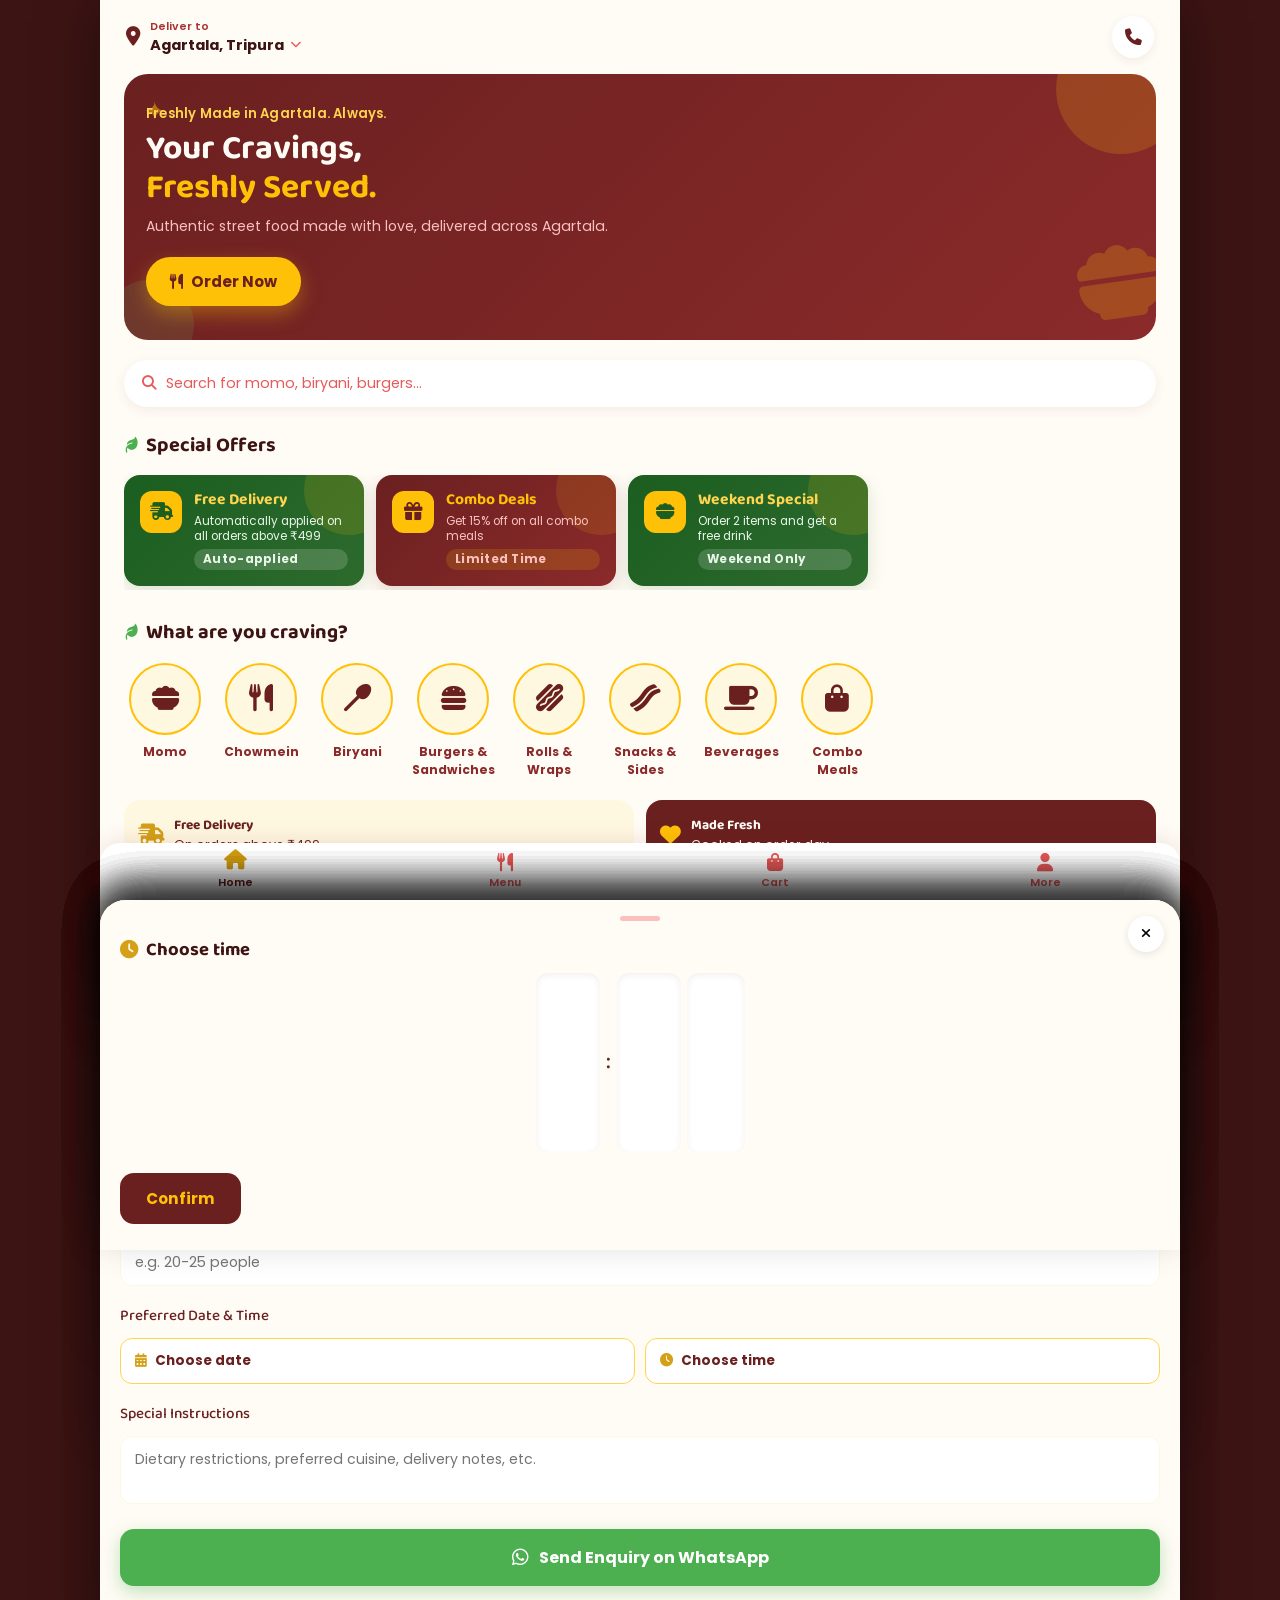
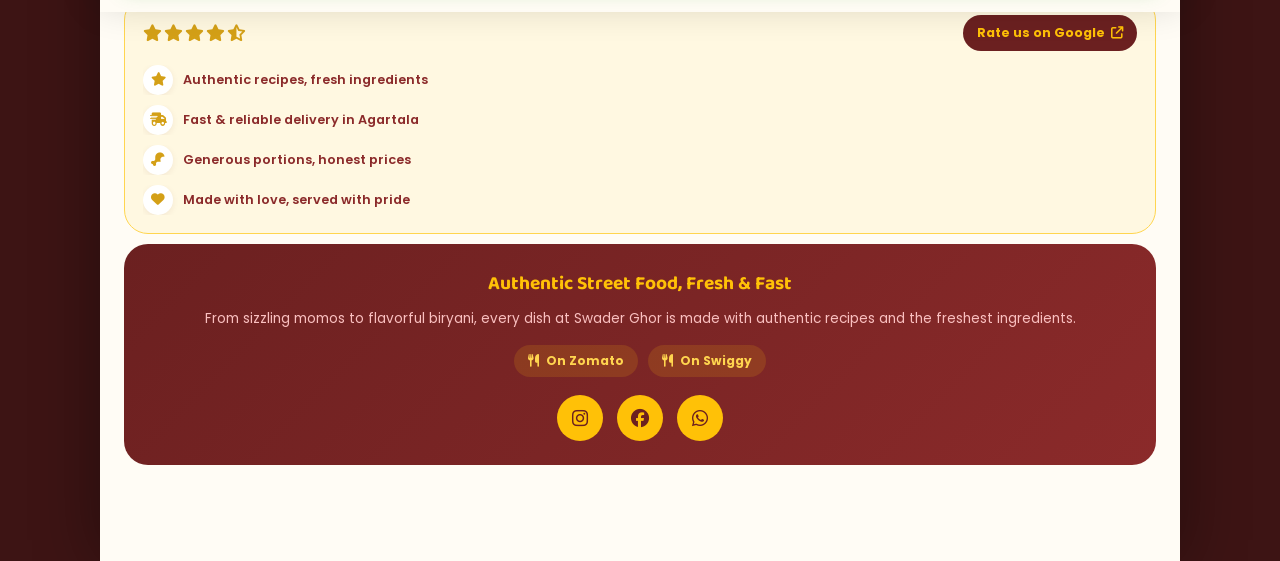
<file: index.html>
<!DOCTYPE html>
<html lang="en">
<head>
<meta charset="UTF-8">
<meta name="viewport" content="width=device-width, initial-scale=1.0, viewport-fit=cover">
<title>Swader Ghor - Order Food Online in Agartala</title>
<meta name="description" content="Order delicious momo, chowmein, biryani, burgers and more online from Swader Ghor, Agartala. Authentic street food delivered fresh.">
<meta name="theme-color" content="#6B2020">

<!-- PWA -->
<link rel="manifest" href="manifest.json">
<link rel="icon" type="image/png" href="assets/icons/favicon.png">
<link rel="apple-touch-icon" href="assets/icons/icon-192.png">
<meta name="apple-mobile-web-app-capable" content="yes">
<meta name="apple-mobile-web-app-status-bar-style" content="black-translucent">
<meta name="apple-mobile-web-app-title" content="Swader Ghor">
<meta name="mobile-web-app-capable" content="yes">

<!-- Fonts (self-hosted for offline / PWA reliability) -->
<link rel="stylesheet" href="assets/fonts/fonts.css">

<!-- Font Awesome (self-hosted for offline / PWA reliability) -->
<link rel="stylesheet" href="assets/fontawesome/css/all.min.css">

<link rel="stylesheet" href="css/styles.css">
</head>
<body>

<!-- ===================== SPLASH ===================== -->
<div id="splash" class="splash">
  <div class="splash-blob blob1"></div>
  <div class="splash-blob blob2"></div>
  <div class="splash-logo-wrap">
    <div class="splash-logo"><img src="assets/icons/icon-192.png" alt="Swader Ghor logo"></div>
    <h1 class="splash-title">Swader<span class="amp">Ghor</span></h1>
    <p class="splash-tag" data-i18n="splashTag">Authentic street food, fresh & fast</p>
  </div>
  <div class="splash-loader"><span></span><span></span><span></span></div>
</div>

<!-- ===================== INSTALL BANNER ===================== -->
<div id="installBanner" class="install-banner hidden">
  <div class="install-icon"><img src="assets/icons/icon-96.png" alt=""></div>
  <div class="install-text">
    <strong data-i18n="installTitle">Install Swader Ghor</strong>
    <span data-i18n="installSub">Add to home screen for the full app experience</span>
  </div>
  <button id="installBtn" class="btn-install" data-i18n="installBtn">Install</button>
  <button id="dismissInstall" class="install-close" aria-label="Dismiss"><i class="fa-solid fa-xmark"></i></button>
</div>

<!-- ===================== APP SHELL ===================== -->
<div id="app" class="app">

  <!-- ---------- HOME SCREEN ---------- -->
  <main id="screen-home" class="screen active">

    <header class="topbar">
      <div class="topbar-loc" id="openLocationSheet">
        <i class="fa-solid fa-location-dot loc-pin"></i>
        <div class="topbar-loc-text">
          <span class="loc-label" data-i18n="deliverTo">Deliver to</span>
          <span class="loc-value" id="currentLocation">Agartala, Tripura <i class="fa-solid fa-chevron-down"></i></span>
        </div>
      </div>
      <button class="icon-btn" id="openContact" aria-label="Contact us">
        <i class="fa-solid fa-phone"></i>
      </button>
    </header>

    <section class="hero">
      <div class="hero-decor hd1"></div>
      <div class="hero-decor hd2"></div>
      <div class="hero-decor hd3">✦</div>
      <div class="hero-content">
        <p class="hero-eyebrow" data-i18n="heroEyebrow">Freshly Made in Agartala. Always.</p>
        <h1 class="hero-title"><span data-i18n="heroTitle1">Your Cravings,</span><br><span class="script" data-i18n="heroTitle2">Freshly Served.</span></h1>
        <p class="hero-sub" data-i18n="heroSub">Authentic street food made with love, delivered across Agartala.</p>
        <button class="hero-cta" id="heroShopBtn">
          <i class="fa-solid fa-utensils"></i> <span data-i18n="orderNow">Order Now</span>
        </button>
      </div>
      <div class="hero-food-icon"><i class="fa-solid fa-bowl-food"></i></div>
    </section>

    <div class="search-bar" id="openSearch">
      <i class="fa-solid fa-magnifying-glass"></i>
      <span data-i18n="searchPlaceholder">Search for momo, biryani, burgers...</span>
    </div>

    <!-- Offers / Special day strip -->
    <section class="section offers-section">
      <div class="section-head">
        <h2 data-i18n="specialOffers">Special Offers</h2>
      </div>
      <div class="offers-scroll" id="offersScroll"></div>
    </section>

    <section class="section">
      <div class="section-head">
        <h2 data-i18n="craving">What are you craving?</h2>
      </div>
      <div class="cat-scroll" id="categoryScroll"></div>
    </section>

    <section class="section promo-strip">
      <div class="promo-card promo-a">
        <i class="fa-solid fa-truck-fast"></i>
        <div><strong data-i18n="freeDelivery">Free Delivery</strong><span data-i18n="freeDeliverySub">On orders above ₹499</span></div>
      </div>
      <div class="promo-card promo-b">
        <i class="fa-solid fa-heart"></i>
        <div><strong data-i18n="madeFresh">Made Fresh</strong><span data-i18n="madeFreshSub">Cooked on order day</span></div>
      </div>
    </section>

    <section class="section">
      <div class="section-head">
        <h2 id="menuHeading" data-i18n="bestsellers">Bestsellers</h2>
        <span class="section-sub" id="menuCount"></span>
      </div>
      <div class="product-grid" id="productGrid"></div>
    </section>

    <!-- Reviews / trust strip -->
    <section class="section reviews-section">
      <div class="review-banner">
        <div class="review-banner-top">
          <div class="review-stars">
            <i class="fa-solid fa-star"></i><i class="fa-solid fa-star"></i><i class="fa-solid fa-star"></i><i class="fa-solid fa-star"></i><i class="fa-solid fa-star-half-stroke"></i>
          </div>
          <a href="https://maps.app.goo.gl/qjv4cav9pDzmrN9o8" target="_blank" rel="noopener" class="review-cta" id="rateUsBtn"><span data-i18n="rateUs">Rate us on Google</span> <i class="fa-solid fa-arrow-up-right-from-square"></i></a>
        </div>
        <div class="review-highlights" id="reviewHighlights"></div>
      </div>
    </section>

    <section class="section about-strip">
      <div class="about-card">
        <h3 data-i18n="aboutTitle">Authentic Street Food, Fresh & Fast</h3>
        <p data-i18n="aboutBody">From sizzling momos to flavorful biryani, every dish at Swader Ghor is made with authentic recipes and the freshest ingredients.</p>
        <div class="about-partners">
          <span class="partner-chip"><i class="fa-solid fa-utensils"></i> On Zomato</span>
          <span class="partner-chip"><i class="fa-solid fa-utensils"></i> On Swiggy</span>
        </div>
        <div class="about-socials">
          <a href="https://www.instagram.com/swader.ghar" target="_blank" rel="noopener" aria-label="Instagram"><i class="fa-brands fa-instagram"></i></a>
          <a href="https://www.facebook.com/swaderghor" target="_blank" rel="noopener" aria-label="Facebook"><i class="fa-brands fa-facebook"></i></a>
          <a href="https://wa.me/918794398516" target="_blank" rel="noopener" aria-label="WhatsApp"><i class="fa-brands fa-whatsapp"></i></a>
        </div>
      </div>
    </section>

    <div class="bottom-spacer"></div>
  </main>

  <!-- ---------- CATEGORY / MENU SCREEN ---------- -->
  <main id="screen-menu" class="screen">
    <header class="subbar">
      <button class="icon-btn back-btn" data-back="screen-home" aria-label="Back to home"><i class="fa-solid fa-arrow-left"></i></button>
      <h2 id="menuScreenTitle" data-i18n="allItems">All Items</h2>
      <button class="icon-btn" id="openSearch2" aria-label="Search"><i class="fa-solid fa-magnifying-glass"></i></button>
    </header>
    <div class="cat-chip-row" id="chipRow"></div>
    <div class="product-list" id="productList"></div>
    <div class="bottom-spacer"></div>
  </main>

  <!-- ---------- SEARCH SCREEN ---------- -->
  <main id="screen-search" class="screen">
    <header class="subbar search-header">
      <button class="icon-btn back-btn" data-back="screen-home" aria-label="Back to home"><i class="fa-solid fa-arrow-left"></i></button>
      <div class="search-input-wrap">
        <i class="fa-solid fa-magnifying-glass"></i>
        <input type="text" id="searchInput" name="searchInput" aria-label="Search menu" data-i18n-aria="searchMenuAria" data-i18n-ph="searchPlaceholder" placeholder="Search for momo, biryani, burgers..." autocomplete="off">
        <i class="fa-solid fa-xmark search-clear" id="clearSearch" role="button" tabindex="0" aria-label="Clear search" data-i18n-aria="clearSearchAria"></i>
      </div>
    </header>
    <div class="product-list" id="searchResults"></div>
    <div class="search-empty hidden" id="searchEmpty">
      <i class="fa-solid fa-magnifying-glass"></i>
      <p data-i18n="searchEmpty">No items found. Try a different search.</p>
    </div>
    <div class="bottom-spacer"></div>
  </main>

  <!-- ---------- CART / CHECKOUT SCREEN ---------- -->
  <main id="screen-cart" class="screen">
    <header class="subbar">
      <button class="icon-btn back-btn" data-back="screen-home" aria-label="Back to home"><i class="fa-solid fa-arrow-left"></i></button>
      <h2 data-i18n="yourCart">Your Cart</h2>
      <button class="icon-btn danger" id="clearCartBtn" aria-label="Clear cart"><i class="fa-solid fa-trash"></i></button>
    </header>

    <div id="cartEmptyState" class="cart-empty hidden">
      <i class="fa-solid fa-bowl-food"></i>
      <h3 data-i18n="cartEmptyTitle">Your cart feels light</h3>
      <p data-i18n="cartEmptySub">Add some delicious food items to get started</p>
      <button class="btn-primary" data-back="screen-home" data-i18n="browseMenu">Browse Menu</button>
    </div>

    <div id="cartContent" class="cart-content hidden">
      <div class="cart-items" id="cartItems"></div>

      <div class="cart-block">
        <h3><i class="fa-solid fa-note-sticky"></i> <span data-i18n="addNote">Add a note for the chef</span></h3>
        <textarea id="orderNote" name="orderNote" aria-label="Note for the chef" data-i18n-ph="notePlaceholder" placeholder="E.g. Extra spicy, no onions, make it mild..." rows="3"></textarea>
      </div>

      <div class="cart-block">
        <h3><i class="fa-solid fa-mug-hot"></i> <span data-i18n="addTip">Add a tip for our chefs</span></h3>
        <p class="tip-sub" data-i18n="tipSub">100% of your tip goes directly to the kitchen team</p>
        <div class="tip-row" id="tipRow">
          <button class="tip-chip active" data-tip="0" data-i18n="noTip">No tip</button>
          <button class="tip-chip" data-tip="20">₹20</button>
          <button class="tip-chip" data-tip="50">₹50</button>
          <button class="tip-chip" data-tip="100">₹100</button>
          <div class="tip-custom-wrap">
            <span>₹</span>
            <input type="number" id="tipCustom" name="tipCustom" inputmode="numeric" aria-label="Custom tip amount" data-i18n-ph="tipOther" placeholder="Other" min="0">
          </div>
        </div>
      </div>

      <div class="cart-block bill-block">
        <h3><i class="fa-solid fa-receipt"></i> <span data-i18n="billDetails">Bill Details</span></h3>
        <div class="bill-row"><span data-i18n="itemTotal">Item Total</span><span id="billItemTotal">₹0</span></div>
        <div class="bill-row"><span data-i18n="deliveryFee">Delivery Fee</span><span id="billDelivery">₹0</span></div>
        <div class="bill-row" id="billTipRow" style="display:none;"><span data-i18n="tipForChefs">Tip for Chefs</span><span id="billTip">₹0</span></div>
        <div class="bill-row discount-row" id="billDiscountRow" style="display:none;"><span data-i18n="freeDeliveryDiscount">Free Delivery Discount</span><span id="billDiscount">-₹0</span></div>
        <div class="bill-divider"></div>
        <div class="bill-row bill-total"><span data-i18n="toPay">To Pay</span><span id="billGrandTotal">₹0</span></div>
        <p class="bill-note" id="freeDeliveryNote"></p>
      </div>

      <div class="cart-block">
        <h3><i class="fa-solid fa-credit-card"></i> <span data-i18n="paymentMethod">Payment Method</span></h3>
        <div class="pay-row" id="payRow">
          <button class="pay-chip active" data-pay="Cash on Delivery"><i class="fa-solid fa-money-bill-wave"></i> <span data-i18n="cashOnDelivery">Cash on Delivery</span></button>
          <button class="pay-chip" data-pay="UPI / Online (pay on delivery link)"><i class="fa-solid fa-mobile-screen-button"></i> <span data-i18n="upiPayment">UPI Payment</span></button>
        </div>
      </div>

      <!-- extra spacer so content never hides behind the sticky checkout bar -->
      <div class="cart-scroll-end"></div>
    </div>

    <div class="bottom-spacer big"></div>
  </main>

  <!-- ---------- ORDER SUMMARY SCREEN ---------- -->
  <main id="screen-summary" class="screen">
    <header class="subbar">
      <button class="icon-btn back-btn" data-back="screen-cart" aria-label="Back to cart"><i class="fa-solid fa-arrow-left"></i></button>
      <h2 data-i18n="confirmOrder">Confirm Your Order</h2>
      <span></span>
    </header>

    <div class="summary-body">
      <div class="summary-block">
        <h3><i class="fa-solid fa-user"></i> <span data-i18n="yourDetails">Your Details</span></h3>
        <label for="custName" data-i18n="fullName">Full Name *</label>
        <input type="text" id="custName" name="custName" data-i18n-ph="fullNamePlaceholder" placeholder="Enter your name" required autocomplete="name">
        <label for="custPhone" data-i18n="phoneNumber">Phone Number *</label>
        <input type="tel" id="custPhone" name="custPhone" inputmode="numeric" pattern="[0-9]*" data-i18n-ph="phoneNumberPlaceholder" placeholder="10-digit mobile number" required maxlength="10" autocomplete="tel">
        <label for="custAddress" data-i18n="deliveryAddress">Delivery Address *</label>
        <textarea id="custAddress" name="custAddress" data-i18n-ph="deliveryAddressPlaceholder" placeholder="House no, street, landmark, area..." rows="2" required></textarea>
        <button type="button" class="use-location-btn" id="useMyLocationBtn">
          <i class="fa-solid fa-location-crosshairs"></i> <span data-i18n="useMyLocation">Use my current location</span>
        </button>
        <label for="custCity" data-i18n="cityPincode">City / Pincode</label>
        <input type="text" id="custCity" name="custCity" data-i18n-ph="cityPincodePlaceholder" placeholder="City and pincode" value="Agartala, Tripura" autocomplete="address-level2">
        <label for="custDateTime" data-i18n="preferredDateTime">Preferred Delivery Date &amp; Time</label>
        <input type="text" id="custDateTime" name="custDateTime" data-i18n-ph="preferredDateTimePlaceholder" placeholder="E.g. 6 Sept, Evening 5-7 PM">

        <label for="custCoords" data-i18n="deliveryCoordinatesLabel">Delivery Coordinates</label>
        <div class="coords-field-row">
          <input type="text" id="custCoords" name="custCoords" data-i18n-ph="coordinatesPlaceholder" placeholder="Latitude, Longitude" inputmode="decimal" autocomplete="off">
          <button type="button" class="coords-locate-btn" id="detectCoordsBtn" aria-label="Detect my coordinates"><i class="fa-solid fa-location-crosshairs"></i></button>
        </div>
        <p class="field-hint" id="coordsHint" data-i18n="deliveryCoordinatesHint">Auto-filled from GPS &mdash; you can edit it if the pin isn't quite right</p>
        <a href="#" id="coordsMapLink" class="coords-map-link hidden" target="_blank" rel="noopener">
          <i class="fa-solid fa-map-location-dot"></i> <span data-i18n="openInMaps">Open in Maps</span>
        </a>
      </div>

      <div class="summary-block">
        <h3><i class="fa-solid fa-location-dot"></i> <span data-i18n="ourLocation">Our Location</span></h3>
        <p class="map-hint">NH 108B, Radha Nagar, Agartala, Tripura 799001</p>
        <a href="https://maps.app.goo.gl/qjv4cav9pDzmrN9o8" target="_blank" rel="noopener" class="map-open-btn">
          <i class="fa-solid fa-map-location-dot"></i> <span data-i18n="openInGoogleMaps">Open in Google Maps</span>
        </a>
      </div>

      <div class="summary-block">
        <h3><i class="fa-solid fa-bag-shopping"></i> <span data-i18n="orderSummary">Order Summary</span></h3>
        <div id="summaryItems" class="summary-items"></div>
        <div class="bill-divider"></div>
        <div class="bill-row"><span data-i18n="itemTotal">Item Total</span><span id="sumItemTotal">₹0</span></div>
        <div class="bill-row"><span data-i18n="deliveryFee">Delivery Fee</span><span id="sumDelivery">₹0</span></div>
        <div class="bill-row" id="sumDistanceRow" style="display:none;"><span data-i18n="deliveryDistance">Delivery Distance</span><span id="sumDistanceValue"></span></div>
        <div class="bill-row" id="sumTipRow" style="display:none;"><span data-i18n="tip">Tip</span><span id="sumTip">₹0</span></div>
        <div class="bill-divider"></div>
        <div class="bill-row bill-total"><span data-i18n="totalAmount">Total Amount</span><span id="sumGrandTotal">₹0</span></div>
        <p class="pay-method-note" id="sumPayMethod"></p>
      </div>

      <div class="summary-block">
        <h3><i class="fa-brands fa-whatsapp"></i> <span data-i18n="sendOrderViaWhatsapp">Send Order Via WhatsApp</span></h3>
        <p class="wa-hint" data-i18n="waHint">We will confirm your order and payment details on WhatsApp within minutes.</p>
        <div class="wa-num-select" id="waNumSelect">
          <button class="wa-num-chip active" data-num="918794398516">+91 87943 98516</button>
        </div>
      </div>
      <div class="cart-scroll-end"></div>
    </div>

    <div class="summary-footer">
      <button class="btn-whatsapp" id="sendWhatsappBtn">
        <i class="fa-brands fa-whatsapp"></i> <span data-i18n="sendOrderWhatsapp">Send Order on WhatsApp</span>
      </button>
    </div>
  </main>

  <!-- ---------- ORDER PLACED SCREEN ---------- -->
  <main id="screen-success" class="screen">
    <div class="success-body">
      <div class="success-icon"><i class="fa-solid fa-check"></i></div>
      <h2 data-i18n="orderSent">Order Sent!</h2>
      <p data-i18n="orderSentBody">Your order details have been prepared. Please tap send in WhatsApp to complete your order, our team will confirm shortly.</p>
      <div class="success-actions">
        <button class="btn-primary" id="backHomeBtn" data-i18n="backHome">Back to Home</button>
        <a href="https://wa.me/918794398516" target="_blank" rel="noopener" class="btn-whatsapp-outline"><i class="fa-brands fa-whatsapp"></i> <span data-i18n="chatWithUs">Chat With Us</span></a>
      </div>
    </div>
  </main>

  <!-- ---------- PROFILE / MORE SCREEN ---------- -->
  <main id="screen-more" class="screen">
    <header class="subbar">
      <h2 data-i18n="moreTitle">Swader Ghor</h2>
      <span></span>
    </header>
    <div class="more-body">
      <div class="more-profile-card">
        <div class="more-logo"><img src="assets/icons/icon-192.png" alt="Swader Ghor logo"></div>
        <h3>Swader Ghor</h3>
        <p data-i18n="splashTag">Authentic street food, fresh & fast</p>
        <div class="more-rating">
          <i class="fa-solid fa-star"></i><i class="fa-solid fa-star"></i><i class="fa-solid fa-star"></i><i class="fa-solid fa-star"></i><i class="fa-solid fa-star-half-stroke"></i>
          <span data-i18n="ratedOnGoogle">Rated on Google</span>
        </div>
      </div>

      <div class="more-list">
        <a href="tel:+918794398516" class="more-item">
          <i class="fa-solid fa-phone"></i>
          <div><strong data-i18n="callUs">Call Us</strong><span>+91 87943 98516</span></div>
          <i class="fa-solid fa-chevron-right"></i>
        </a>
        <a href="https://wa.me/918794398516" target="_blank" rel="noopener" class="more-item">
          <i class="fa-brands fa-whatsapp"></i>
          <div><strong data-i18n="whatsapp">WhatsApp</strong><span>+91 87943 98516</span></div>
          <i class="fa-solid fa-chevron-right"></i>
        </a>
        <a href="https://maps.app.goo.gl/qjv4cav9pDzmrN9o8" target="_blank" rel="noopener" class="more-item" aria-label="View on Google Maps" data-i18n-aria="viewOnMaps">
          <i class="fa-solid fa-location-dot"></i>
          <div><strong data-i18n="ourLocationItem">Our Location</strong><span>NH 108B, Radha Nagar, Agartala</span></div>
          <i class="fa-solid fa-map-location-dot"></i>
        </a>
        <a href="https://maps.app.goo.gl/qjv4cav9pDzmrN9o8" target="_blank" rel="noopener" class="more-item" id="rateUsOnGoogleItem">
          <i class="fa-solid fa-star"></i>
          <div><strong data-i18n="rateUsOnGoogle">Rate Us on Google</strong><span data-i18n="rateUsOnGoogleSub">Tell others what you loved</span></div>
          <i class="fa-solid fa-chevron-right"></i>
        </a>
        <a href="https://www.instagram.com/swader.ghar" target="_blank" rel="noopener" class="more-item">
          <i class="fa-brands fa-instagram"></i>
          <div><strong data-i18n="instagram">Instagram</strong><span>@swader.ghar</span></div>
          <i class="fa-solid fa-chevron-right"></i>
        </a>
        <a href="https://www.facebook.com/swaderghor" target="_blank" rel="noopener" class="more-item">
          <i class="fa-brands fa-facebook"></i>
          <div><strong data-i18n="facebook">Facebook</strong><span>swaderghor</span></div>
          <i class="fa-solid fa-chevron-right"></i>
        </a>
        <button class="more-item" id="moreCustomBtn">
          <i class="fa-solid fa-pen-ruler"></i>
          <div><strong data-i18n="customCateringEnquiry">Custom Catering Enquiry</strong><span data-i18n="customCateringEnquirySub">Tell us about your event</span></div>
          <i class="fa-solid fa-chevron-right"></i>
        </button>
        <button class="more-item" id="moreInstallBtn">
          <i class="fa-solid fa-download"></i>
          <div><strong data-i18n="installAppItem">Install App</strong><span data-i18n="installAppItemSub">Add to home screen</span></div>
          <i class="fa-solid fa-chevron-right"></i>
        </button>
        <button class="more-item" id="openLanguageSheetMore">
          <i class="fa-solid fa-language"></i>
          <div><strong data-i18n="languageTitle">Language</strong><span id="moreLanguageValue">English</span></div>
          <i class="fa-solid fa-chevron-right"></i>
        </button>
      </div>

      <p class="app-version" id="appVersionLabel">Swader Ghor App &middot; Version 2.0.0</p>
    </div>
    <div class="bottom-spacer"></div>
  </main>

  <!-- ---------- BOTTOM NAV ---------- -->
  <nav class="bottom-nav" id="bottomNav">
    <button class="nav-btn active" data-screen="screen-home">
      <i class="fa-solid fa-house"></i><span data-i18n="navHome">Home</span>
    </button>
    <button class="nav-btn" data-screen="screen-menu">
      <i class="fa-solid fa-utensils"></i><span data-i18n="navMenu">Menu</span>
    </button>
    <button class="nav-btn" data-screen="screen-cart">
      <i class="fa-solid fa-bag-shopping"></i><span data-i18n="navCart">Cart</span>
      <span class="nav-badge hidden" id="navCartBadge">0</span>
    </button>
    <button class="nav-btn" data-screen="screen-more">
      <i class="fa-solid fa-user"></i><span data-i18n="navMore">More</span>
    </button>
  </nav>

  <!-- ---------- FLOATING CART BAR ---------- -->
  <div class="float-cart hidden" id="floatCart">
    <div class="float-cart-info">
      <span class="float-cart-count" id="floatCartCount">0 items</span>
      <span class="float-cart-total" id="floatCartTotal">₹0</span>
    </div>
    <button class="float-cart-btn" id="floatCartBtn"><span data-i18n="viewCart">View Cart</span> <i class="fa-solid fa-arrow-right"></i></button>
    <button class="float-cart-close" id="floatCartClose" aria-label="Dismiss"><i class="fa-solid fa-xmark"></i></button>
  </div>

</div>

<!-- ===================== PRODUCT DETAIL SHEET ===================== -->
<div class="sheet-backdrop" id="productBackdrop"></div>
<div class="sheet product-sheet" id="productSheet">
  <div class="sheet-handle"></div>
  <button class="sheet-close" id="closeProductSheet"><i class="fa-solid fa-xmark"></i></button>
  <div class="product-sheet-body" id="productSheetBody"></div>
</div>

<!-- ===================== LOCATION SHEET ===================== -->
<div class="sheet-backdrop" id="locationBackdrop"></div>
<div class="sheet location-sheet" id="locationSheet">
  <div class="sheet-handle"></div>
  <button class="sheet-close" id="closeLocationSheet"><i class="fa-solid fa-xmark"></i></button>
  <h3><i class="fa-solid fa-location-dot"></i> <span data-i18n="deliveryLocationTitle">Delivery Location</span></h3>
  <p class="loc-desc" data-i18n="deliveryLocationDesc">Enter your delivery area, or auto-detect it so we know where to send your food</p>
  <button class="auto-locate-btn" id="autoLocateBtn">
    <i class="fa-solid fa-location-crosshairs"></i>
    <span id="autoLocateLabel" data-i18n="autoDetectLocation">Auto-detect my location</span>
  </button>
  <div class="loc-divider"><span data-i18n="orTypeManually">or type manually</span></div>
  <input type="text" id="locationInput" name="locationInput" aria-label="Delivery location" data-i18n-aria="deliveryLocationAria" data-i18n-ph="locationInputPlaceholder" placeholder="E.g. Krishna Nagar, Agartala, Tripura">
  <button class="btn-primary" id="saveLocationBtn" data-i18n="saveLocation">Save Location</button>
  <div class="loc-divider"><span data-i18n="or">or</span></div>
  <a href="https://maps.app.goo.gl/qjv4cav9pDzmrN9o8" target="_blank" rel="noopener" class="map-open-btn">
    <i class="fa-solid fa-map-location-dot"></i> <span data-i18n="viewLocationOnMap">View Our Location on Map</span>
  </a>
</div>

<!-- ===================== CONTACT SHEET ===================== -->
<div class="sheet-backdrop" id="contactBackdrop"></div>
<div class="sheet contact-sheet" id="contactSheet">
  <div class="sheet-handle"></div>
  <button class="sheet-close" id="closeContactSheet"><i class="fa-solid fa-xmark"></i></button>
  <h3><i class="fa-solid fa-headset"></i> <span data-i18n="contactUs">Contact Us</span></h3>
  <div class="contact-grid">
    <a href="tel:+918794398516" class="contact-tile">
      <i class="fa-solid fa-phone"></i><span data-i18n="call">Call</span><small>87943 98516</small>
    </a>
    <a href="https://wa.me/918794398516" target="_blank" rel="noopener" class="contact-tile wa">
      <i class="fa-brands fa-whatsapp"></i><span data-i18n="whatsapp">WhatsApp</span><small>87943 98516</small>
    </a>
    <a href="https://maps.app.goo.gl/qjv4cav9pDzmrN9o8" target="_blank" rel="noopener" class="contact-tile">
      <i class="fa-solid fa-map-location-dot"></i><span data-i18n="directions">Directions</span><small data-i18n="googleMaps">Google Maps</small>
    </a>
    <a href="https://www.instagram.com/swader.ghar" target="_blank" rel="noopener" class="contact-tile">
      <i class="fa-brands fa-instagram"></i><span data-i18n="instagram">Instagram</span><small data-i18n="followUs">Follow us</small>
    </a>
    <a href="https://www.facebook.com/swaderghor" target="_blank" rel="noopener" class="contact-tile">
      <i class="fa-brands fa-facebook"></i><span data-i18n="facebook">Facebook</span><small data-i18n="followUs">Follow us</small>
    </a>
  </div>
</div>

<!-- ===================== LANGUAGE SHEET ===================== -->
<div class="sheet-backdrop" id="languageBackdrop"></div>
<div class="sheet language-sheet" id="languageSheet">
  <div class="sheet-handle"></div>
  <button class="sheet-close" id="closeLanguageSheet"><i class="fa-solid fa-xmark"></i></button>
  <h3><i class="fa-solid fa-language"></i> <span data-i18n="languageTitle">Language</span></h3>
  <p class="loc-desc" data-i18n="languageDesc">Choose your preferred language for the app</p>
  <div class="language-list" id="languageList"></div>
</div>

<!-- ===================== CONFIRM SHEET (custom, replaces browser confirm()) ===================== -->
<div class="sheet-backdrop" id="confirmBackdrop"></div>
<div class="sheet confirm-sheet" id="confirmSheet">
  <div class="sheet-handle"></div>
  <div class="confirm-icon"><i class="fa-solid fa-triangle-exclamation" id="confirmIcon"></i></div>
  <h3 class="confirm-title" id="confirmTitle" data-i18n="areYouSure">Are you sure?</h3>
  <p class="loc-desc" id="confirmMessage" data-i18n="cannotBeUndone">This action cannot be undone.</p>
  <div class="confirm-actions">
    <button class="btn-ghost" id="confirmCancelBtn" data-i18n="cancel">Cancel</button>
    <button class="btn-danger" id="confirmOkBtn" data-i18n="confirm">Confirm</button>
  </div>
</div>

<!-- ===================== UPI PAYMENT SHEET ===================== -->
<div class="sheet-backdrop" id="upiBackdrop"></div>
<div class="sheet upi-sheet" id="upiSheet">
  <div class="sheet-handle"></div>
  <button class="sheet-close" id="closeUpiSheet"><i class="fa-solid fa-xmark"></i></button>
  <h3><i class="fa-solid fa-mobile-screen-button"></i> <span data-i18n="payViaUpi">Pay via UPI</span></h3>
  <p class="loc-desc" data-i18n="payViaUpiDesc">Scan the QR code or copy the UPI ID below to pay, then place your order &mdash; we'll confirm your payment on WhatsApp.</p>

  <div class="upi-qr-wrap">
    <div class="upi-qr-box" id="upiQrBox">
      <i class="fa-solid fa-qrcode"></i>
      <span data-i18n="demoQrLabel">Demo QR &middot; Replace with real UPI QR</span>
    </div>
  </div>

  <div class="copy-field">
    <div class="copy-field-text">
      <span class="copy-field-label" data-i18n="upiIdLabel">UPI ID</span>
      <span class="copy-field-value" id="upiIdValue">swaderghor@upi</span>
    </div>
    <button class="copy-btn" id="copyUpiBtn" data-copy-target="upiIdValue" aria-label="Copy UPI ID">
      <i class="fa-solid fa-copy"></i> <span data-i18n="copy">Copy</span>
    </button>
  </div>

  <div class="copy-field">
    <div class="copy-field-text">
      <span class="copy-field-label" data-i18n="phoneNumberLabel">Phone Number</span>
      <span class="copy-field-value" id="upiPhoneValue">+91 87943 98516</span>
    </div>
    <button class="copy-btn" id="copyPhoneBtn" data-copy-target="upiPhoneValue" aria-label="Copy phone number">
      <i class="fa-solid fa-copy"></i> <span data-i18n="copy">Copy</span>
    </button>
  </div>

  <button class="btn-primary" id="upiDoneBtn" data-i18n="gotItContinue">Got it, Continue</button>
</div>

<!-- ===================== CUSTOM ENQUIRY SHEET ===================== -->
<div class="sheet-backdrop" id="customBackdrop"></div>
<div class="sheet custom-sheet" id="customSheet">
  <div class="sheet-handle"></div>
  <button class="sheet-close" id="closeCustomSheet"><i class="fa-solid fa-xmark"></i></button>
  <h3><i class="fa-solid fa-pen-ruler"></i> <span data-i18n="customEnquiryTitle">Custom Catering Enquiry</span></h3>
  <p class="loc-desc" data-i18n="customEnquiryDesc">Tell us about your event and we'll get back to you on WhatsApp with a custom menu and price.</p>

  <div class="psheet-block">
    <span class="field-label" id="customOccasionLabel" data-i18n="eventType">Event Type</span>
    <button type="button" class="themed-select" id="customOccasionSelect" aria-haspopup="listbox" aria-labelledby="customOccasionLabel">
      <span id="customOccasionSelectValue" data-i18n="birthdayParty">Birthday Party</span>
      <i class="fa-solid fa-chevron-down"></i>
    </button>
  </div>

  <div class="psheet-block">
    <label for="customTheme" data-i18n="dishesInterested">Dishes You're Interested In</label>
    <input type="text" id="customTheme" name="customTheme" class="text-field" data-i18n-ph="dishesInterestedPlaceholder" placeholder="e.g. Momo platter, Biryani, Chowmein, Burgers...">
  </div>

  <div class="psheet-block">
    <label for="customSize" data-i18n="numberOfPeople">Number of People</label>
    <input type="text" id="customSize" name="customSize" class="text-field" data-i18n-ph="numberOfPeoplePlaceholder" placeholder="e.g. 20-25 people">
  </div>

  <div class="psheet-block">
    <span class="field-label" id="customDateTimeLabel" data-i18n="preferredDateTimeLabel">Preferred Date &amp; Time</span>
    <div class="custom-datetime-row" role="group" aria-labelledby="customDateTimeLabel">
      <button type="button" class="themed-datefield" id="customDateBtn">
        <i class="fa-solid fa-calendar-days"></i>
        <span id="customDateBtnLabel" data-i18n="chooseDate">Choose date</span>
      </button>
      <button type="button" class="themed-datefield" id="customTimeBtn">
        <i class="fa-solid fa-clock"></i>
        <span id="customTimeBtnLabel" data-i18n="chooseTime">Choose time</span>
      </button>
    </div>
  </div>

  <div class="psheet-block">
    <label for="customInstructions" data-i18n="specialInstructions">Special Instructions <span class="optional-tag" data-i18n="optional">Optional</span></label>
    <textarea id="customInstructions" name="customInstructions" class="text-field text-field-compact" rows="2" data-i18n-ph="specialInstructionsPlaceholder" placeholder="Dietary restrictions, preferred cuisine, delivery notes, etc."></textarea>
  </div>

  <button class="btn-whatsapp" id="sendCustomEnquiryBtn">
    <i class="fa-brands fa-whatsapp"></i> <span data-i18n="sendEnquiryWhatsapp">Send Enquiry on WhatsApp</span>
  </button>
</div>

<!-- ===================== THEMED EVENT-TYPE PICKER (fits fully within popup) ===================== -->
<div class="sheet-backdrop" id="occasionBackdrop"></div>
<div class="sheet occasion-picker-sheet" id="occasionPickerSheet">
  <div class="sheet-handle"></div>
  <button class="sheet-close" id="closeOccasionSheet"><i class="fa-solid fa-xmark"></i></button>
  <h3><i class="fa-solid fa-champagne-glasses"></i> <span data-i18n="eventType">Event Type</span></h3>
  <div class="occasion-grid" id="occasionGrid" role="listbox" aria-label="Event type"></div>
</div>

<!-- ===================== THEMED DATE PICKER ===================== -->
<div class="sheet-backdrop" id="dateBackdrop"></div>
<div class="sheet date-picker-sheet" id="datePickerSheet">
  <div class="sheet-handle"></div>
  <button class="sheet-close" id="closeDateSheet"><i class="fa-solid fa-xmark"></i></button>
  <h3><i class="fa-solid fa-calendar-days"></i> <span data-i18n="chooseDate">Choose date</span></h3>
  <div class="date-picker-header">
    <button type="button" class="date-nav-btn" id="datePrevMonth" aria-label="Previous month"><i class="fa-solid fa-chevron-left"></i></button>
    <strong id="datePickerMonthLabel"></strong>
    <button type="button" class="date-nav-btn" id="dateNextMonth" aria-label="Next month"><i class="fa-solid fa-chevron-right"></i></button>
  </div>
  <div class="date-picker-weekdays" id="datePickerWeekdays"></div>
  <div class="date-picker-grid" id="datePickerGrid"></div>
</div>

<!-- ===================== THEMED TIME PICKER ===================== -->
<div class="sheet-backdrop" id="timeBackdrop"></div>
<div class="sheet time-picker-sheet" id="timePickerSheet">
  <div class="sheet-handle"></div>
  <button class="sheet-close" id="closeTimeSheet"><i class="fa-solid fa-xmark"></i></button>
  <h3><i class="fa-solid fa-clock"></i> <span data-i18n="chooseTime">Choose time</span></h3>
  <div class="time-picker-wheels">
    <div class="time-wheel" id="timeWheelHour" role="listbox" aria-label="Hour"></div>
    <div class="time-wheel-sep">:</div>
    <div class="time-wheel" id="timeWheelMinute" role="listbox" aria-label="Minute"></div>
    <div class="time-wheel time-wheel-ampm" id="timeWheelAmpm" role="listbox" aria-label="AM or PM"></div>
  </div>
  <button class="btn-primary" id="timePickerDoneBtn" data-i18n="confirm">Confirm</button>
</div>

<!-- Toast -->
<div class="toast" id="toast"></div>

<script src="js/data.js"></script>
<script src="js/app.js"></script>
</body>
</html>
</file>
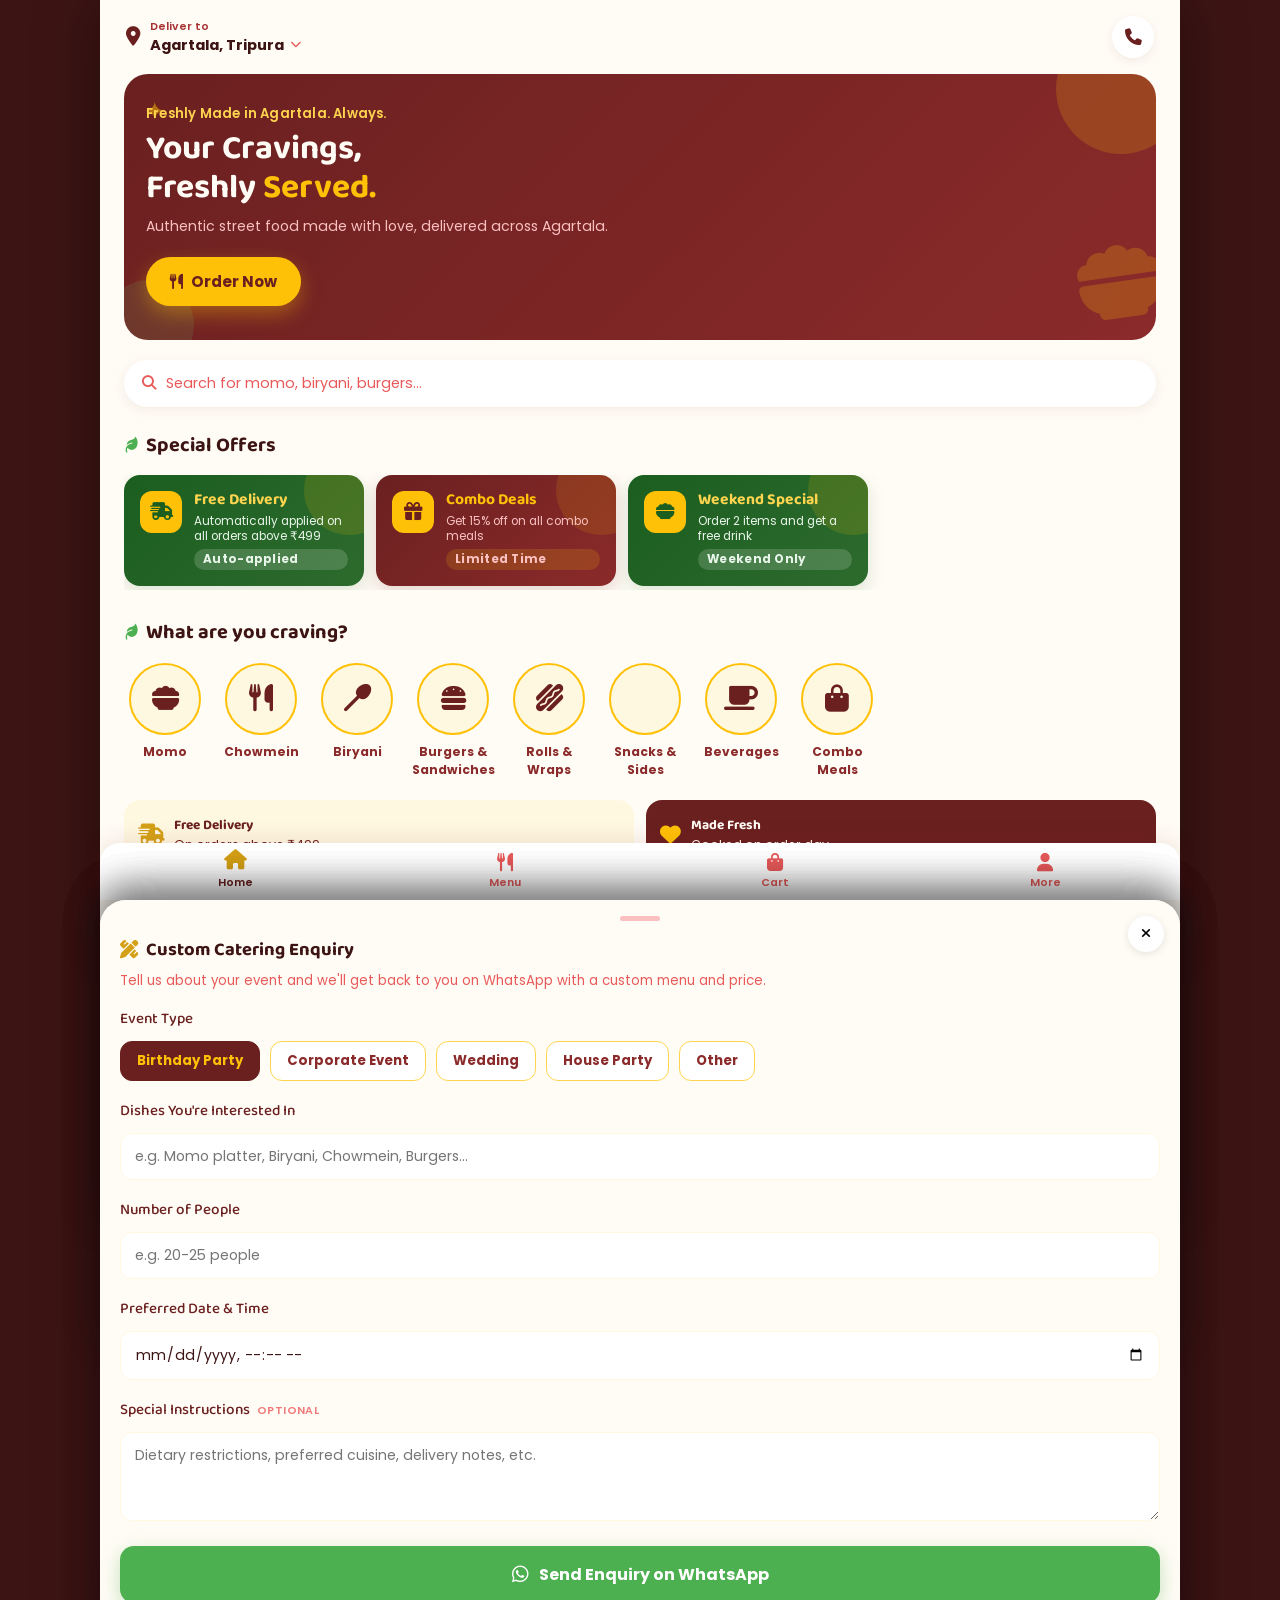
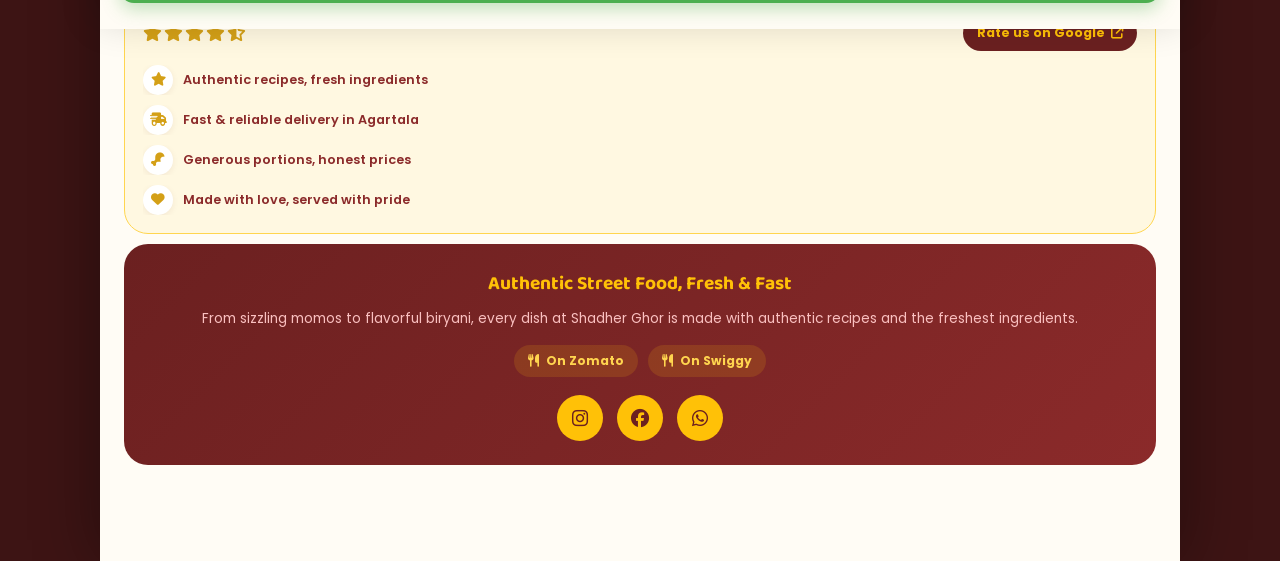
<file: shadherghor.app-main/index.html>
<!DOCTYPE html>
<html lang="en">
<head>
<meta charset="UTF-8">
<meta name="viewport" content="width=device-width, initial-scale=1.0, viewport-fit=cover">
<title>Shadher Ghor - Order Food Online in Agartala</title>
<meta name="description" content="Order delicious momo, chowmein, biryani, burgers and more online from Shadher Ghor, Agartala. Authentic street food delivered fresh.">
<meta name="theme-color" content="#6B2020">

<!-- PWA -->
<link rel="manifest" href="manifest.json">
<link rel="icon" type="image/png" href="assets/icons/favicon.png">
<link rel="apple-touch-icon" href="assets/icons/icon-192.png">
<meta name="apple-mobile-web-app-capable" content="yes">
<meta name="apple-mobile-web-app-status-bar-style" content="black-translucent">
<meta name="apple-mobile-web-app-title" content="Shadher Ghor">
<meta name="mobile-web-app-capable" content="yes">

<!-- Fonts (self-hosted for offline / PWA reliability) -->
<link rel="stylesheet" href="assets/fonts/fonts.css">

<!-- Font Awesome (self-hosted for offline / PWA reliability) -->
<link rel="stylesheet" href="assets/fontawesome/css/all.min.css">

<link rel="stylesheet" href="css/styles.css">
</head>
<body>

<!-- ===================== SPLASH ===================== -->
<div id="splash" class="splash">
  <div class="splash-blob blob1"></div>
  <div class="splash-blob blob2"></div>
  <div class="splash-logo-wrap">
    <div class="splash-logo"><img src="assets/icons/icon-192.png" alt="Shadher Ghor logo"></div>
    <h1 class="splash-title">Shadher<span class="amp">Ghor</span></h1>
    <p class="splash-tag">Authentic street food, fresh & fast</p>
  </div>
  <div class="splash-loader"><span></span><span></span><span></span></div>
</div>

<!-- ===================== INSTALL BANNER ===================== -->
<div id="installBanner" class="install-banner hidden">
  <div class="install-icon"><img src="assets/icons/icon-96.png" alt=""></div>
  <div class="install-text">
    <strong>Install Shadher Ghor</strong>
    <span>Add to home screen for the full app experience</span>
  </div>
  <button id="installBtn" class="btn-install">Install</button>
  <button id="dismissInstall" class="install-close" aria-label="Dismiss"><i class="fa-solid fa-xmark"></i></button>
</div>

<!-- ===================== APP SHELL ===================== -->
<div id="app" class="app">

  <!-- ---------- HOME SCREEN ---------- -->
  <main id="screen-home" class="screen active">

    <header class="topbar">
      <div class="topbar-loc" id="openLocationSheet">
        <i class="fa-solid fa-location-dot loc-pin"></i>
        <div class="topbar-loc-text">
          <span class="loc-label">Deliver to</span>
          <span class="loc-value" id="currentLocation">Agartala, Tripura <i class="fa-solid fa-chevron-down"></i></span>
        </div>
      </div>
      <button class="icon-btn" id="openContact" aria-label="Contact us">
        <i class="fa-solid fa-phone"></i>
      </button>
    </header>

    <section class="hero">
      <div class="hero-decor hd1"></div>
      <div class="hero-decor hd2"></div>
      <div class="hero-decor hd3">✦</div>
      <div class="hero-content">
        <p class="hero-eyebrow">Freshly Made in Agartala. Always.</p>
        <h1 class="hero-title">Your Cravings,<br>Freshly <span class="script">Served.</span></h1>
        <p class="hero-sub">Authentic street food made with love, delivered across Agartala.</p>
        <button class="hero-cta" id="heroShopBtn">
          <i class="fa-solid fa-utensils"></i> Order Now
        </button>
      </div>
      <div class="hero-food-icon"><i class="fa-solid fa-bowl-food"></i></div>
    </section>

    <div class="search-bar" id="openSearch">
      <i class="fa-solid fa-magnifying-glass"></i>
      <span>Search for momo, biryani, burgers...</span>
    </div>

    <!-- Offers / Special day strip -->
    <section class="section offers-section">
      <div class="section-head">
        <h2>Special Offers</h2>
      </div>
      <div class="offers-scroll" id="offersScroll"></div>
    </section>

    <section class="section">
      <div class="section-head">
        <h2>What are you craving?</h2>
      </div>
      <div class="cat-scroll" id="categoryScroll"></div>
    </section>

    <section class="section promo-strip">
      <div class="promo-card promo-a">
        <i class="fa-solid fa-truck-fast"></i>
        <div><strong>Free Delivery</strong><span>On orders above ₹499</span></div>
      </div>
      <div class="promo-card promo-b">
        <i class="fa-solid fa-heart"></i>
        <div><strong>Made Fresh</strong><span>Cooked on order day</span></div>
      </div>
    </section>

    <section class="section">
      <div class="section-head">
        <h2 id="menuHeading">Bestsellers</h2>
        <span class="section-sub" id="menuCount"></span>
      </div>
      <div class="product-grid" id="productGrid"></div>
    </section>

    <!-- Reviews / trust strip -->
    <section class="section reviews-section">
      <div class="review-banner">
        <div class="review-banner-top">
          <div class="review-stars">
            <i class="fa-solid fa-star"></i><i class="fa-solid fa-star"></i><i class="fa-solid fa-star"></i><i class="fa-solid fa-star"></i><i class="fa-solid fa-star-half-stroke"></i>
          </div>
          <a href="https://maps.app.goo.gl/qjv4cav9pDzmrN9o8" target="_blank" rel="noopener" class="review-cta" id="rateUsBtn">Rate us on Google <i class="fa-solid fa-arrow-up-right-from-square"></i></a>
        </div>
        <div class="review-highlights" id="reviewHighlights"></div>
      </div>
    </section>

    <section class="section about-strip">
      <div class="about-card">
        <h3>Authentic Street Food, Fresh & Fast</h3>
        <p>From sizzling momos to flavorful biryani, every dish at Shadher Ghor is made with authentic recipes and the freshest ingredients.</p>
        <div class="about-partners">
          <span class="partner-chip"><i class="fa-solid fa-utensils"></i> On Zomato</span>
          <span class="partner-chip"><i class="fa-solid fa-utensils"></i> On Swiggy</span>
        </div>
        <div class="about-socials">
          <a href="https://www.instagram.com/shadherghor" target="_blank" rel="noopener" aria-label="Instagram"><i class="fa-brands fa-instagram"></i></a>
          <a href="https://www.facebook.com/shadherghor" target="_blank" rel="noopener" aria-label="Facebook"><i class="fa-brands fa-facebook"></i></a>
          <a href="https://wa.me/918794398516" target="_blank" rel="noopener" aria-label="WhatsApp"><i class="fa-brands fa-whatsapp"></i></a>
        </div>
      </div>
    </section>

    <div class="bottom-spacer"></div>
  </main>

  <!-- ---------- CATEGORY / MENU SCREEN ---------- -->
  <main id="screen-menu" class="screen">
    <header class="subbar">
      <button class="icon-btn back-btn" data-back="screen-home" aria-label="Back to home"><i class="fa-solid fa-arrow-left"></i></button>
      <h2 id="menuScreenTitle">All Items</h2>
      <button class="icon-btn" id="openSearch2" aria-label="Search"><i class="fa-solid fa-magnifying-glass"></i></button>
    </header>
    <div class="cat-chip-row" id="chipRow"></div>
    <div class="product-list" id="productList"></div>
    <div class="bottom-spacer"></div>
  </main>

  <!-- ---------- SEARCH SCREEN ---------- -->
  <main id="screen-search" class="screen">
    <header class="subbar search-header">
      <button class="icon-btn back-btn" data-back="screen-home" aria-label="Back to home"><i class="fa-solid fa-arrow-left"></i></button>
      <div class="search-input-wrap">
        <i class="fa-solid fa-magnifying-glass"></i>
        <input type="text" id="searchInput" name="searchInput" aria-label="Search menu" placeholder="Search for momo, biryani, burgers..." autocomplete="off">
        <i class="fa-solid fa-xmark search-clear" id="clearSearch" role="button" tabindex="0" aria-label="Clear search"></i>
      </div>
    </header>
    <div class="product-list" id="searchResults"></div>
    <div class="search-empty hidden" id="searchEmpty">
      <i class="fa-solid fa-magnifying-glass"></i>
      <p>No items found. Try a different search.</p>
    </div>
    <div class="bottom-spacer"></div>
  </main>

  <!-- ---------- CART / CHECKOUT SCREEN ---------- -->
  <main id="screen-cart" class="screen">
    <header class="subbar">
      <button class="icon-btn back-btn" data-back="screen-home" aria-label="Back to home"><i class="fa-solid fa-arrow-left"></i></button>
      <h2>Your Cart</h2>
      <button class="icon-btn danger" id="clearCartBtn" aria-label="Clear cart"><i class="fa-solid fa-trash"></i></button>
    </header>

    <div id="cartEmptyState" class="cart-empty hidden">
      <i class="fa-solid fa-bowl-food"></i>
      <h3>Your cart feels light</h3>
      <p>Add some delicious food items to get started</p>
      <button class="btn-primary" data-back="screen-home">Browse Menu</button>
    </div>

    <div id="cartContent" class="cart-content hidden">
      <div class="cart-items" id="cartItems"></div>

      <div class="cart-block">
        <h3><i class="fa-solid fa-note-sticky"></i> Add a note for the chef</h3>
        <textarea id="orderNote" name="orderNote" aria-label="Note for the chef" placeholder="E.g. Extra spicy, no onions, make it mild..." rows="3"></textarea>
      </div>

      <div class="cart-block">
        <h3><i class="fa-solid fa-mug-hot"></i> Add a tip for our chefs</h3>
        <p class="tip-sub">100% of your tip goes directly to the kitchen team</p>
        <div class="tip-row" id="tipRow">
          <button class="tip-chip active" data-tip="0">No tip</button>
          <button class="tip-chip" data-tip="20">₹20</button>
          <button class="tip-chip" data-tip="50">₹50</button>
          <button class="tip-chip" data-tip="100">₹100</button>
          <div class="tip-custom-wrap">
            <span>₹</span>
            <input type="number" id="tipCustom" name="tipCustom" inputmode="numeric" aria-label="Custom tip amount" placeholder="Other" min="0">
          </div>
        </div>
      </div>

      <div class="cart-block bill-block">
        <h3><i class="fa-solid fa-receipt"></i> Bill Details</h3>
        <div class="bill-row"><span>Item Total</span><span id="billItemTotal">₹0</span></div>
        <div class="bill-row"><span>Delivery Fee</span><span id="billDelivery">₹0</span></div>
        <div class="bill-row" id="billTipRow" style="display:none;"><span>Tip for Chefs</span><span id="billTip">₹0</span></div>
        <div class="bill-row discount-row" id="billDiscountRow" style="display:none;"><span>Free Delivery Discount</span><span id="billDiscount">-₹0</span></div>
        <div class="bill-divider"></div>
        <div class="bill-row bill-total"><span>To Pay</span><span id="billGrandTotal">₹0</span></div>
        <p class="bill-note" id="freeDeliveryNote"></p>
      </div>

      <div class="cart-block">
        <h3><i class="fa-solid fa-credit-card"></i> Payment Method</h3>
        <div class="pay-row" id="payRow">
          <button class="pay-chip active" data-pay="Cash on Delivery"><i class="fa-solid fa-money-bill-wave"></i> Cash on Delivery</button>
          <button class="pay-chip" data-pay="UPI / Online (pay on delivery link)"><i class="fa-solid fa-mobile-screen-button"></i> UPI Payment</button>
        </div>
      </div>

      <!-- extra spacer so content never hides behind the sticky checkout bar -->
      <div class="cart-scroll-end"></div>
    </div>

    <div class="bottom-spacer big"></div>
  </main>

  <!-- ---------- ORDER SUMMARY SCREEN ---------- -->
  <main id="screen-summary" class="screen">
    <header class="subbar">
      <button class="icon-btn back-btn" data-back="screen-cart" aria-label="Back to cart"><i class="fa-solid fa-arrow-left"></i></button>
      <h2>Confirm Your Order</h2>
      <span></span>
    </header>

    <div class="summary-body">
      <div class="summary-block">
        <h3><i class="fa-solid fa-user"></i> Your Details</h3>
        <label for="custName">Full Name *</label>
        <input type="text" id="custName" name="custName" placeholder="Enter your name" required autocomplete="name">
        <label for="custPhone">Phone Number *</label>
        <input type="tel" id="custPhone" name="custPhone" inputmode="numeric" pattern="[0-9]*" placeholder="10-digit mobile number" required maxlength="10" autocomplete="tel">
        <label for="custAddress">Delivery Address *</label>
        <textarea id="custAddress" name="custAddress" placeholder="House no, street, landmark, area..." rows="2" required></textarea>
        <button type="button" class="use-location-btn" id="useMyLocationBtn">
          <i class="fa-solid fa-location-crosshairs"></i> Use my current location
        </button>
        <label for="custCity">City / Pincode</label>
        <input type="text" id="custCity" name="custCity" placeholder="City and pincode" value="Agartala, Tripura" autocomplete="address-level2">
        <label for="custDateTime">Preferred Delivery Date &amp; Time</label>
        <input type="text" id="custDateTime" name="custDateTime" placeholder="E.g. 6 Sept, Evening 5-7 PM">
      </div>

      <div class="summary-block">
        <h3><i class="fa-solid fa-location-dot"></i> Our Location</h3>
        <p class="map-hint">NH 108B, Radha Nagar, Agartala, Tripura 799001</p>
        <a href="https://maps.app.goo.gl/qjv4cav9pDzmrN9o8" target="_blank" rel="noopener" class="map-open-btn">
          <i class="fa-solid fa-map-location-dot"></i> Open in Google Maps
        </a>
      </div>

      <div class="summary-block">
        <h3><i class="fa-solid fa-bag-shopping"></i> Order Summary</h3>
        <div id="summaryItems" class="summary-items"></div>
        <div class="bill-divider"></div>
        <div class="bill-row"><span>Item Total</span><span id="sumItemTotal">₹0</span></div>
        <div class="bill-row"><span>Delivery Fee</span><span id="sumDelivery">₹0</span></div>
        <div class="bill-row" id="sumCodRow" style="display:none;"><span>COD Distance Charge <small class="cod-rate-note">(₹20/km)</small></span><span id="sumCodFee">₹0</span></div>
        <div class="bill-row" id="sumTipRow" style="display:none;"><span>Tip</span><span id="sumTip">₹0</span></div>
        <div class="bill-divider"></div>
        <div class="bill-row bill-total"><span>Total Amount</span><span id="sumGrandTotal">₹0</span></div>
        <p class="pay-method-note" id="sumPayMethod"></p>
      </div>

      <div class="summary-block">
        <h3><i class="fa-brands fa-whatsapp"></i> Send Order Via WhatsApp</h3>
        <p class="wa-hint">We will confirm your order and payment details on WhatsApp within minutes.</p>
        <div class="wa-num-select" id="waNumSelect">
          <button class="wa-num-chip active" data-num="918794398516">+91 87943 98516</button>
        </div>
      </div>
      <div class="cart-scroll-end"></div>
    </div>

    <div class="summary-footer">
      <button class="btn-whatsapp" id="sendWhatsappBtn">
        <i class="fa-brands fa-whatsapp"></i> Send Order on WhatsApp
      </button>
    </div>
  </main>

  <!-- ---------- ORDER PLACED SCREEN ---------- -->
  <main id="screen-success" class="screen">
    <div class="success-body">
      <div class="success-icon"><i class="fa-solid fa-check"></i></div>
      <h2>Order Sent!</h2>
      <p>Your order details have been prepared. Please tap send in WhatsApp to complete your order, our team will confirm shortly.</p>
      <div class="success-actions">
        <button class="btn-primary" id="backHomeBtn">Back to Home</button>
        <a href="https://wa.me/918794398516" target="_blank" rel="noopener" class="btn-whatsapp-outline"><i class="fa-brands fa-whatsapp"></i> Chat With Us</a>
      </div>
    </div>
  </main>

  <!-- ---------- PROFILE / MORE SCREEN ---------- -->
  <main id="screen-more" class="screen">
    <header class="subbar">
      <h2>Shadher Ghor</h2>
      <span></span>
    </header>
    <div class="more-body">
      <div class="more-profile-card">
        <div class="more-logo"><img src="assets/icons/icon-192.png" alt="Shadher Ghor logo"></div>
        <h3>Shadher Ghor</h3>
        <p>Authentic street food, fresh & fast</p>
        <div class="more-rating">
          <i class="fa-solid fa-star"></i><i class="fa-solid fa-star"></i><i class="fa-solid fa-star"></i><i class="fa-solid fa-star"></i><i class="fa-solid fa-star-half-stroke"></i>
          <span>Rated on Google</span>
        </div>
      </div>

      <div class="more-list">
        <a href="tel:+918794398516" class="more-item">
          <i class="fa-solid fa-phone"></i>
          <div><strong>Call Us</strong><span>+91 87943 98516</span></div>
          <i class="fa-solid fa-chevron-right"></i>
        </a>
        <a href="https://wa.me/918794398516" target="_blank" rel="noopener" class="more-item">
          <i class="fa-brands fa-whatsapp"></i>
          <div><strong>WhatsApp</strong><span>+91 87943 98516</span></div>
          <i class="fa-solid fa-chevron-right"></i>
        </a>
        <a href="https://maps.app.goo.gl/qjv4cav9pDzmrN9o8" target="_blank" rel="noopener" class="more-item">
          <i class="fa-solid fa-location-dot"></i>
          <div><strong>Our Location</strong><span>NH 108B, Radha Nagar, Agartala &middot; View on Maps</span></div>
          <i class="fa-solid fa-chevron-right"></i>
        </a>
        <a href="https://maps.app.goo.gl/qjv4cav9pDzmrN9o8" target="_blank" rel="noopener" class="more-item">
          <i class="fa-solid fa-star"></i>
          <div><strong>Rate Us on Google</strong><span>Tell others what you loved</span></div>
          <i class="fa-solid fa-chevron-right"></i>
        </a>
        <a href="https://www.instagram.com/shadherghor" target="_blank" rel="noopener" class="more-item">
          <i class="fa-brands fa-instagram"></i>
          <div><strong>Instagram</strong><span>@shadherghor</span></div>
          <i class="fa-solid fa-chevron-right"></i>
        </a>
        <a href="https://www.facebook.com/shadherghor" target="_blank" rel="noopener" class="more-item">
          <i class="fa-brands fa-facebook"></i>
          <div><strong>Facebook</strong><span>shadherghor</span></div>
          <i class="fa-solid fa-chevron-right"></i>
        </a>
        <button class="more-item" id="moreCustomBtn">
          <i class="fa-solid fa-pen-ruler"></i>
          <div><strong>Custom Catering Enquiry</strong><span>Tell us about your event</span></div>
          <i class="fa-solid fa-chevron-right"></i>
        </button>
        <button class="more-item" id="moreInstallBtn">
          <i class="fa-solid fa-download"></i>
          <div><strong>Install App</strong><span>Add to home screen</span></div>
          <i class="fa-solid fa-chevron-right"></i>
        </button>
      </div>

      <p class="app-version" id="appVersionLabel">Shadher Ghor App &middot; Version 1.5.0</p>
    </div>
    <div class="bottom-spacer"></div>
  </main>

  <!-- ---------- BOTTOM NAV ---------- -->
  <nav class="bottom-nav" id="bottomNav">
    <button class="nav-btn active" data-screen="screen-home">
      <i class="fa-solid fa-house"></i><span>Home</span>
    </button>
    <button class="nav-btn" data-screen="screen-menu">
      <i class="fa-solid fa-utensils"></i><span>Menu</span>
    </button>
    <button class="nav-btn" data-screen="screen-cart">
      <i class="fa-solid fa-bag-shopping"></i><span>Cart</span>
      <span class="nav-badge hidden" id="navCartBadge">0</span>
    </button>
    <button class="nav-btn" data-screen="screen-more">
      <i class="fa-solid fa-user"></i><span>More</span>
    </button>
  </nav>

  <!-- ---------- FLOATING CART BAR ---------- -->
  <div class="float-cart hidden" id="floatCart">
    <div class="float-cart-info">
      <span class="float-cart-count" id="floatCartCount">0 items</span>
      <span class="float-cart-total" id="floatCartTotal">₹0</span>
    </div>
    <button class="float-cart-btn" id="floatCartBtn">View Cart <i class="fa-solid fa-arrow-right"></i></button>
    <button class="float-cart-close" id="floatCartClose" aria-label="Dismiss"><i class="fa-solid fa-xmark"></i></button>
  </div>

</div>

<!-- ===================== PRODUCT DETAIL SHEET ===================== -->
<div class="sheet-backdrop" id="productBackdrop"></div>
<div class="sheet product-sheet" id="productSheet">
  <div class="sheet-handle"></div>
  <button class="sheet-close" id="closeProductSheet"><i class="fa-solid fa-xmark"></i></button>
  <div class="product-sheet-body" id="productSheetBody"></div>
</div>

<!-- ===================== LOCATION SHEET ===================== -->
<div class="sheet-backdrop" id="locationBackdrop"></div>
<div class="sheet location-sheet" id="locationSheet">
  <div class="sheet-handle"></div>
  <button class="sheet-close" id="closeLocationSheet"><i class="fa-solid fa-xmark"></i></button>
  <h3><i class="fa-solid fa-location-dot"></i> Delivery Location</h3>
  <p class="loc-desc">Enter your delivery area, or auto-detect it so we know where to send your food</p>
  <button class="auto-locate-btn" id="autoLocateBtn">
    <i class="fa-solid fa-location-crosshairs"></i>
    <span id="autoLocateLabel">Auto-detect my location</span>
  </button>
  <div class="loc-divider"><span>or type manually</span></div>
  <input type="text" id="locationInput" name="locationInput" aria-label="Delivery location" placeholder="E.g. Krishna Nagar, Agartala, Tripura">
  <button class="btn-primary" id="saveLocationBtn">Save Location</button>
  <div class="loc-divider"><span>or</span></div>
  <a href="https://maps.app.goo.gl/qjv4cav9pDzmrN9o8" target="_blank" rel="noopener" class="map-open-btn">
    <i class="fa-solid fa-map-location-dot"></i> View Our Location on Map
  </a>
</div>

<!-- ===================== CONTACT SHEET ===================== -->
<div class="sheet-backdrop" id="contactBackdrop"></div>
<div class="sheet contact-sheet" id="contactSheet">
  <div class="sheet-handle"></div>
  <button class="sheet-close" id="closeContactSheet"><i class="fa-solid fa-xmark"></i></button>
  <h3><i class="fa-solid fa-headset"></i> Contact Us</h3>
  <div class="contact-grid">
    <a href="tel:+918794398516" class="contact-tile">
      <i class="fa-solid fa-phone"></i><span>Call</span><small>87943 98516</small>
    </a>
    <a href="https://wa.me/918794398516" target="_blank" rel="noopener" class="contact-tile wa">
      <i class="fa-brands fa-whatsapp"></i><span>WhatsApp</span><small>87943 98516</small>
    </a>
    <a href="https://maps.app.goo.gl/qjv4cav9pDzmrN9o8" target="_blank" rel="noopener" class="contact-tile">
      <i class="fa-solid fa-map-location-dot"></i><span>Directions</span><small>Google Maps</small>
    </a>
    <a href="https://www.instagram.com/shadherghor" target="_blank" rel="noopener" class="contact-tile">
      <i class="fa-brands fa-instagram"></i><span>Instagram</span><small>Follow us</small>
    </a>
    <a href="https://www.facebook.com/shadherghor" target="_blank" rel="noopener" class="contact-tile">
      <i class="fa-brands fa-facebook"></i><span>Facebook</span><small>Follow us</small>
    </a>
  </div>
</div>

<!-- ===================== CUSTOM ENQUIRY SHEET ===================== -->
<div class="sheet-backdrop" id="customBackdrop"></div>
<div class="sheet custom-sheet" id="customSheet">
  <div class="sheet-handle"></div>
  <button class="sheet-close" id="closeCustomSheet"><i class="fa-solid fa-xmark"></i></button>
  <h3><i class="fa-solid fa-pen-ruler"></i> Custom Catering Enquiry</h3>
  <p class="loc-desc">Tell us about your event and we'll get back to you on WhatsApp with a custom menu and price.</p>

  <div class="psheet-block">
    <span class="field-label" id="customOccasionLabel">Event Type</span>
    <div class="option-row" id="customOccasionOptions" role="group" aria-labelledby="customOccasionLabel">
      <button type="button" class="option-chip active" data-occasion="Birthday Party">Birthday Party</button>
      <button type="button" class="option-chip" data-occasion="Corporate Event">Corporate Event</button>
      <button type="button" class="option-chip" data-occasion="Wedding">Wedding</button>
      <button type="button" class="option-chip" data-occasion="House Party">House Party</button>
      <button type="button" class="option-chip" data-occasion="Other">Other</button>
    </div>
  </div>

  <div class="psheet-block">
    <label for="customTheme">Dishes You're Interested In</label>
    <input type="text" id="customTheme" name="customTheme" class="text-field" placeholder="e.g. Momo platter, Biryani, Chowmein, Burgers...">
  </div>

  <div class="psheet-block">
    <label for="customSize">Number of People</label>
    <input type="text" id="customSize" name="customSize" class="text-field" placeholder="e.g. 20-25 people">
  </div>

  <div class="psheet-block">
    <label for="customDate">Preferred Date &amp; Time</label>
    <input type="datetime-local" id="customDate" name="customDate" class="text-field">
  </div>

  <div class="psheet-block">
    <label for="customInstructions">Special Instructions <span class="optional-tag">Optional</span></label>
    <textarea id="customInstructions" name="customInstructions" class="text-field" rows="3" placeholder="Dietary restrictions, preferred cuisine, delivery notes, etc."></textarea>
  </div>

  <button class="btn-whatsapp" id="sendCustomEnquiryBtn">
    <i class="fa-brands fa-whatsapp"></i> Send Enquiry on WhatsApp
  </button>
</div>

<!-- Toast -->
<div class="toast" id="toast"></div>

<script src="js/data.js"></script>
<script src="js/app.js"></script>
</body>
</html>
</file>
<file: assets/fonts/fonts.css>
/* =========================================================
   SHADHER GHOR - SELF-HOSTED FONTS
   Baloo 2 (display) + Poppins (body). Self-hosted so the app
   never depends on an external fonts CDN and works fully
   offline once installed as a PWA.
   ========================================================= */

@font-face {
  font-family: "Baloo 2";
  font-style: normal;
  font-weight: 500;
  font-display: swap;
  src: url("baloo-2-latin-500-normal.woff2") format("woff2");
}
@font-face {
  font-family: "Baloo 2";
  font-style: normal;
  font-weight: 600;
  font-display: swap;
  src: url("baloo-2-latin-600-normal.woff2") format("woff2");
}
@font-face {
  font-family: "Baloo 2";
  font-style: normal;
  font-weight: 700;
  font-display: swap;
  src: url("baloo-2-latin-700-normal.woff2") format("woff2");
}
@font-face {
  font-family: "Baloo 2";
  font-style: normal;
  font-weight: 800;
  font-display: swap;
  src: url("baloo-2-latin-800-normal.woff2") format("woff2");
}

@font-face {
  font-family: "Poppins";
  font-style: normal;
  font-weight: 400;
  font-display: swap;
  src: url("poppins-latin-400-normal.woff2") format("woff2");
}
@font-face {
  font-family: "Poppins";
  font-style: normal;
  font-weight: 500;
  font-display: swap;
  src: url("poppins-latin-500-normal.woff2") format("woff2");
}
@font-face {
  font-family: "Poppins";
  font-style: normal;
  font-weight: 600;
  font-display: swap;
  src: url("poppins-latin-600-normal.woff2") format("woff2");
}
@font-face {
  font-family: "Poppins";
  font-style: normal;
  font-weight: 700;
  font-display: swap;
  src: url("poppins-latin-700-normal.woff2") format("woff2");
}
@font-face {
  font-family: "Poppins";
  font-style: normal;
  font-weight: 800;
  font-display: swap;
  src: url("poppins-latin-800-normal.woff2") format("woff2");
}
</file>
<file: css/styles.css>
/* =========================================================
   SHADHER GHOR - PWA STYLES
   Palette: Mixed Red + Green + Yellow (Logo Colors)
   ========================================================= */

:root {
  /* Red family - primary brand color */
  --red-950: #3D1414;
  --red-900: #6B2020;
  --red-800: #8B2A2A;
  --red-700: #A83333;
  --red-600: #CC4A4A;
  --red-500: #E85A5A;
  --red-400: #F07A7A;
  --red-300: #F59A9A;
  --red-200: #FAC0C0;
  --red-100: #FDE8E8;
  
  /* Green family - secondary brand color */
  --green-800: #1B5E20;
  --green-700: #2D6B2D;
  --green-600: #3A8A3A;
  --green-500: #4CAF50;
  --green-400: #66BB6A;
  --green-300: #81C784;
  --green-200: #A5D6A7;
  --green-100: #E8F5E9;
  
  /* Yellow/Gold family - accent brand color */
  --gold-700: #C68A0A;
  --gold-600: #D4A017;
  --gold-500: #FFC107;
  --gold-400: #FFD54F;
  --gold-300: #FFE082;
  --gold-200: #FFECB3;
  --gold-100: #FFF8E1;
  
  /* Neutral colors */
  --cream: #FFFCF5;
  --cream-dark: #F5F0E8;
  --white: #FFFFFF;
  --success: #4CAF50;
  --danger: #C13F3F;
  --shadow-red: rgba(107, 32, 32, 0.18);
  --shadow-green: rgba(27, 94, 32, 0.15);

  --font-display: "Baloo 2", ui-rounded, "SF Pro Rounded", "Segoe UI", Tahoma, sans-serif;
  --font-body: "Poppins", "Segoe UI", system-ui, -apple-system, sans-serif;

  --radius-lg: 24px;
  --radius-md: 16px;
  --radius-sm: 10px;

  --nav-h: 68px;

  --vh-fallback: 100vh;
  --app-vh: 100svh;

  --app-max-w: 560px;
  --content-pad: 16px;
}

* { box-sizing: border-box; }
html, body {
  margin: 0;
  padding: 0;
  background: var(--cream);
  color: var(--red-950);
  font-family: var(--font-body);
  overscroll-behavior-y: none;
  -webkit-tap-highlight-color: transparent;
  -webkit-text-size-adjust: 100%;
}
body { min-height: 100vh; }
#app {}
h1, h2, h3, h4 { font-family: var(--font-display); margin: 0; color: var(--red-950); }
p { margin: 0; }
button { font-family: var(--font-body); cursor: pointer; border: none; background: none; }
input, textarea { font-family: var(--font-body); }
a { text-decoration: none; color: inherit; }
img { max-width: 100%; }

@media (prefers-reduced-motion: reduce) {
  *, *::before, *::after {
    animation-duration: 0.01ms !important;
    animation-delay: 0ms !important;
    animation-iteration-count: 1 !important;
    transition-duration: 0.01ms !important;
  }
}

/* =========================== SPLASH =========================== */
.splash {
  position: fixed; inset: 0; z-index: 999;
  background: linear-gradient(135deg, var(--red-900), var(--red-800));
  display: flex; flex-direction: column; align-items: center; justify-content: center;
  overflow: hidden;
  animation: splashOut 0.6s ease 2.2s forwards;
}
@keyframes splashOut {
  to { opacity: 0; visibility: hidden; pointer-events: none; }
}
.splash-blob { position: absolute; border-radius: 50%; opacity: 0.15; }
.blob1 { width: 340px; height: 340px; background: var(--gold-500); top: -100px; left: -100px; animation: floaty 6s ease-in-out infinite; }
.blob2 { width: 260px; height: 260px; background: var(--green-400); bottom: -80px; right: -80px; animation: floaty 7s ease-in-out infinite reverse; }
@keyframes floaty { 0%,100% { transform: translateY(0) rotate(0deg);} 50% { transform: translateY(-20px) rotate(10deg);} }

.splash-logo-wrap { text-align: center; z-index: 2; }
.splash-logo {
  width: 92px; height: 92px; border-radius: 50%;
  display: flex; align-items: center; justify-content: center;
  margin: 0 auto 20px;
  animation: popIn 0.7s cubic-bezier(.34,1.56,.64,1) both, wiggle 2.4s ease-in-out 0.8s infinite;
  box-shadow: 0 12px 30px rgba(0,0,0,0.35);
}
.splash-logo img {
  width: 100%; height: 100%; object-fit: contain; border-radius: 50%;
  display: block;
}
@keyframes popIn { from { transform: scale(0) rotate(-20deg); opacity: 0; } to { transform: scale(1) rotate(0deg); opacity: 1; } }
@keyframes wiggle { 0%,100% { transform: rotate(0deg); } 25% { transform: rotate(-6deg); } 75% { transform: rotate(6deg); } }

.splash-title {
  font-size: 2.4rem; color: var(--gold-500); font-weight: 700;
  letter-spacing: 0.5px;
  animation: fadeUp 0.6s ease 0.3s both;
}
.splash-title .amp { color: var(--cream); margin: 0 6px; }
.splash-tag { color: var(--gold-100); font-size: 0.95rem; margin-top: 8px; animation: fadeUp 0.6s ease 0.5s both; }
@keyframes fadeUp { from { opacity: 0; transform: translateY(14px); } to { opacity: 1; transform: translateY(0); } }

.splash-loader { position: absolute; bottom: 60px; display: flex; gap: 8px; }
.splash-loader span { width: 10px; height: 10px; border-radius: 50%; background: var(--gold-500); animation: bounce 1.2s ease-in-out infinite; }
.splash-loader span:nth-child(2) { animation-delay: 0.15s; }
.splash-loader span:nth-child(3) { animation-delay: 0.3s; }
@keyframes bounce { 0%,80%,100% { transform: translateY(0); opacity: 0.5; } 40% { transform: translateY(-10px); opacity: 1; } }

/* =========================== INSTALL BANNER =========================== */
.install-banner {
  position: fixed; left: 12px; right: 12px; bottom: calc(var(--nav-h) + 12px);
  max-width: calc(var(--app-max-w) - 24px); margin: 0 auto;
  background: var(--red-900); color: var(--cream);
  border-radius: var(--radius-md);
  padding: 12px 14px;
  display: flex; align-items: center; gap: 12px;
  z-index: 500;
  box-shadow: 0 10px 30px var(--shadow-red);
  animation: slideUp 0.5s cubic-bezier(.34,1.56,.64,1) both;
  border: 2px solid var(--gold-500);
}
.install-banner.hidden { display: none; }
@keyframes slideUp { from { transform: translateY(30px); opacity: 0; } to { transform: translateY(0); opacity: 1; } }
.install-icon {
  width: 34px; height: 34px; border-radius: 50%; flex-shrink: 0;
  display: flex; align-items: center; justify-content: center;
  box-shadow: 0 2px 8px rgba(0,0,0,0.15);
}
.install-icon img { width: 100%; height: 100%; object-fit: contain; border-radius: 50%; display: block; }
.install-text { display: flex; flex-direction: column; flex: 1; min-width: 0; }
.install-text strong { font-family: var(--font-display); font-size: 0.95rem; }
.install-text span { font-size: 0.75rem; opacity: 0.85; }
.btn-install {
  background: var(--gold-500); color: var(--red-900); font-weight: 700;
  padding: 9px 16px; border-radius: 999px; font-size: 0.85rem; flex-shrink: 0;
  transition: transform 0.15s ease;
}
.btn-install:active { transform: scale(0.94); }
.install-close { color: var(--cream); opacity: 0.7; font-size: 1rem; padding: 4px; flex-shrink: 0; }

/* =========================== APP / SCREENS =========================== */
.app {
  position: relative;
  width: 100%;
  max-width: var(--app-max-w);
  margin: 0 auto;
  min-height: 100vh;
  min-height: 100svh;
  background: var(--cream);
}
.screen { display: none; padding-bottom: var(--nav-h); }
.screen.active { display: block; animation: screenIn 0.28s ease both; }
@keyframes screenIn { from { opacity: 0; transform: translateY(8px); } to { opacity: 1; transform: translateY(0); } }
.bottom-spacer { height: 24px; }
.bottom-spacer.big { height: 140px; }

/* =========================== TOP BAR =========================== */
.topbar {
  display: flex; align-items: center; justify-content: space-between;
  padding: 16px calc(var(--content-pad) + 2px) 10px; background: var(--cream);
  position: sticky; top: 0; z-index: 50;
}
.topbar-loc { display: flex; align-items: center; gap: 10px; cursor: pointer; }
.topbar-loc i.fa-location-dot { color: var(--red-900); font-size: 1.2rem; }
.topbar-loc-text { display: flex; flex-direction: column; }
.loc-label { font-size: 0.68rem; color: var(--red-700); font-weight: 600; }
.loc-value { font-size: 0.92rem; font-weight: 700; color: var(--red-950); display: flex; align-items: center; gap: 6px; max-width: 220px; overflow: hidden; text-overflow: ellipsis; white-space: nowrap; }
.loc-value i { font-size: 0.7rem; color: var(--red-500); }
.icon-btn {
  width: 42px; height: 42px; border-radius: 50%; background: var(--white);
  display: flex; align-items: center; justify-content: center; font-size: 1.05rem;
  color: var(--red-900); box-shadow: 0 3px 10px rgba(107,32,32,0.08);
  transition: transform 0.15s ease;
}
.icon-btn:active { transform: scale(0.9); }
.icon-btn.danger { color: var(--danger); }

/* =========================== SUBBAR =========================== */
.subbar {
  --subbar-h: 74px;
  display: flex; align-items: center; justify-content: space-between;
  padding: 16px 16px; background: var(--cream);
  position: sticky; top: 0; z-index: 50;
  gap: 10px; min-width: 0;
  min-height: var(--subbar-h);
}
.subbar h2 { font-size: 1.25rem; flex: 1; text-align: center; min-width: 0; overflow: hidden; text-overflow: ellipsis; white-space: nowrap; }
.back-btn { flex-shrink: 0; }
.search-header { gap: 12px; min-width: 0; }
.search-input-wrap {
  flex: 1; display: flex; align-items: center; gap: 10px;
  background: var(--white); border-radius: 999px; padding: 11px 16px;
  box-shadow: 0 3px 10px rgba(107,32,32,0.08);
  min-width: 0; max-width: 100%; box-sizing: border-box;
}
.search-input-wrap i.fa-magnifying-glass { color: var(--red-500); flex-shrink: 0; }
.search-input-wrap input {
  flex: 1; min-width: 0; width: 100%; border: none; outline: none;
  background: transparent; font-size: 0.92rem; color: var(--red-950);
}
.search-clear {
  color: var(--red-500); cursor: pointer; display: none; flex-shrink: 0;
  width: 22px; height: 22px; align-items: center; justify-content: center;
  border-radius: 50%; font-size: 0.85rem;
}
.search-input-wrap input:not(:placeholder-shown) ~ .search-clear { display: flex; }

/* =========================== HERO =========================== */
.hero {
  position: relative;
  margin: 6px var(--content-pad) 20px;
  background: linear-gradient(135deg, var(--red-900), var(--red-800));
  border-radius: var(--radius-lg);
  padding: 30px 22px 34px;
  overflow: hidden;
  isolation: isolate;
}
.hero-decor { position: absolute; border-radius: 50%; z-index: 0; }
.hd1 { width: 130px; height: 130px; background: var(--gold-500); opacity: 0.18; top: -50px; right: -30px; }
.hd2 { width: 90px; height: 90px; background: var(--green-400); opacity: 0.14; bottom: -30px; left: -20px; }
.hd3 { position: absolute; top: 18px; left: 20px; color: var(--gold-500); opacity: 0.5; font-size: 1.6rem; animation: twinkle 2.4s ease-in-out infinite; }
@keyframes twinkle { 0%,100% { opacity: 0.2; transform: scale(0.8);} 50% { opacity: 0.7; transform: scale(1.1);} }
.hero-content { position: relative; z-index: 1; }
.hero-eyebrow { color: var(--gold-400); font-weight: 600; font-size: 0.82rem; margin-bottom: 6px; letter-spacing: 0.2px; }
.hero-title { color: var(--cream); font-size: 1.9rem; line-height: 1.15; font-weight: 700; }
.hero-title .script { color: var(--gold-500); }
.hero-sub { color: var(--red-200); font-size: 0.88rem; margin-top: 10px; max-width: 80%; line-height: 1.4; }
.hero-cta {
  margin-top: 20px; background: var(--gold-500); color: var(--red-900);
  font-weight: 700; font-size: 0.95rem; padding: 13px 24px; border-radius: 999px;
  display: inline-flex; align-items: center; gap: 8px;
  box-shadow: 0 8px 20px rgba(255,193,7,0.35);
  transition: transform 0.15s ease;
}
.hero-cta:active { transform: scale(0.95); }
.hero-food-icon {
  position: absolute; right: -6px; bottom: -6px; font-size: 5.2rem; color: var(--gold-500);
  opacity: 0.22; z-index: 0; transform: rotate(-8deg);
  animation: heroFloat 4s ease-in-out infinite;
}
@keyframes heroFloat { 0%,100% { transform: rotate(-8deg) translateY(0); } 50% { transform: rotate(-4deg) translateY(-8px); } }

/* =========================== SEARCH BAR (HOME) =========================== */
.search-bar {
  margin: 0 var(--content-pad) 6px; background: var(--white); border-radius: 999px;
  padding: 13px 18px; display: flex; align-items: center; gap: 10px;
  box-shadow: 0 3px 12px rgba(107,32,32,0.08);
  color: var(--red-500); font-size: 0.9rem;
}
.search-bar i { color: var(--red-500); }

/* =========================== SECTIONS =========================== */
.section { padding: 22px var(--content-pad) 4px; }
.section-head { display: flex; align-items: baseline; justify-content: space-between; margin-bottom: 14px; gap: 10px; }
.section-head h2 { font-size: 1.25rem; display: flex; align-items: center; gap: 8px; }
.section-head h2::before {
  content: '\f06c'; font-family: "Font Awesome 6 Free"; font-weight: 900; font-size: 0.72em;
  color: var(--green-500); flex-shrink: 0; transform: rotate(-18deg); display: inline-block;
}
.section-sub { font-size: 0.8rem; color: var(--red-500); font-weight: 600; }

/* Category scroll (home) */
.cat-scroll {
  display: flex; gap: 14px; overflow-x: auto; padding-bottom: 6px;
  scrollbar-width: none;
}
.cat-scroll::-webkit-scrollbar { display: none; }
.cat-item {
  flex-shrink: 0; width: 82px; display: flex; flex-direction: column; align-items: center; gap: 8px;
  transition: transform 0.15s ease;
}
.cat-item:active { transform: scale(0.93); }
.cat-circle {
  width: 72px; height: 72px; border-radius: 50%; background: var(--gold-100);
  border: 2.5px solid var(--gold-500);
  display: flex; align-items: center; justify-content: center; font-size: 1.7rem; color: var(--red-900);
  transition: transform 0.2s cubic-bezier(.34,1.56,.64,1);
}
.cat-item:active .cat-circle { transform: scale(0.88) rotate(-6deg); }
.cat-item span { font-size: 0.76rem; font-weight: 700; text-align: center; color: var(--red-800); }

/* Special Offers strip */
.offers-section { padding-top: 16px; }
.offers-scroll {
  display: flex; gap: 12px; overflow-x: auto; padding-bottom: 4px; scrollbar-width: none;
}
.offers-scroll::-webkit-scrollbar { display: none; }
.offer-card {
  flex-shrink: 0; width: 240px; background: linear-gradient(135deg, var(--red-900), var(--red-800));
  border-radius: var(--radius-md); padding: 16px; display: flex; gap: 12px; align-items: flex-start;
  position: relative; overflow: hidden; isolation: isolate;
  box-shadow: 0 6px 18px rgba(107,32,32,0.18);
}
.offer-card::after {
  content: ''; position: absolute; top: -30px; right: -30px; width: 90px; height: 90px;
  border-radius: 50%; background: var(--gold-500); opacity: 0.12; z-index: -1;
}
.offer-icon {
  width: 42px; height: 42px; border-radius: 12px; background: var(--gold-500); color: var(--red-900);
  display: flex; align-items: center; justify-content: center; font-size: 1.15rem; flex-shrink: 0;
  animation: offerPulse 2.4s ease-in-out infinite;
}
@keyframes offerPulse { 0%,100% { transform: scale(1); } 50% { transform: scale(1.08); } }
.offer-body { flex: 1; min-width: 0; }
.offer-body strong { display: block; color: var(--gold-500); font-family: var(--font-display); font-size: 0.98rem; line-height: 1.2; }
.offer-body span { display: block; color: var(--red-200); font-size: 0.74rem; margin-top: 4px; line-height: 1.3; }
.offer-tag {
  display: inline-block; margin-top: 8px; background: rgba(255,193,7,0.16); color: var(--gold-400);
  font-size: 0.62rem; font-weight: 700; padding: 3px 9px; border-radius: 999px; letter-spacing: 0.3px;
}
.offer-card--green {
  background: linear-gradient(135deg, var(--green-800), var(--green-700));
  box-shadow: 0 6px 18px var(--shadow-green);
}
.offer-card--green::after { background: var(--gold-500); opacity: 0.14; }
.offer-card--green .offer-icon { background: var(--gold-500); color: var(--green-800); }
.offer-card--green .offer-body strong { color: var(--gold-400); }
.offer-card--green .offer-body span { color: var(--green-100); }
.offer-card--green .offer-tag { background: rgba(255,255,255,0.16); color: var(--green-100); }

/* Reviews / trust strip */
.reviews-section { padding-top: 8px; }
.review-banner {
  background: var(--gold-100); border-radius: var(--radius-lg); padding: 18px;
  border: 1.6px solid var(--gold-400);
}
.review-banner-top { display: flex; align-items: center; justify-content: space-between; gap: 10px; flex-wrap: wrap; }
.review-stars { color: var(--gold-600); font-size: 1.05rem; letter-spacing: 2px; }
.review-stars i { animation: starTwinkle 2.6s ease-in-out infinite; }
.review-stars i:nth-child(2) { animation-delay: 0.15s; }
.review-stars i:nth-child(3) { animation-delay: 0.3s; }
.review-stars i:nth-child(4) { animation-delay: 0.45s; }
.review-stars i:nth-child(5) { animation-delay: 0.6s; }
@keyframes starTwinkle { 0%,100% { opacity: 1; transform: scale(1); } 50% { opacity: 0.6; transform: scale(0.9); } }
.review-cta {
  background: var(--red-900); color: var(--gold-500); font-weight: 700; font-size: 0.78rem;
  padding: 9px 14px; border-radius: 999px; display: inline-flex; align-items: center; gap: 6px;
  transition: transform 0.15s ease;
}
.review-cta:active { transform: scale(0.95); }
.review-highlights { display: flex; flex-direction: column; gap: 10px; margin-top: 14px; }
.review-highlight { display: flex; align-items: center; gap: 10px; font-size: 0.8rem; color: var(--red-800); font-weight: 600; white-space: nowrap; overflow: hidden; }
.review-highlight span { overflow: hidden; text-overflow: ellipsis; }
.review-highlight i {
  width: 30px; height: 30px; border-radius: 50%; background: var(--white); color: var(--gold-600);
  display: flex; align-items: center; justify-content: center; flex-shrink: 0; font-size: 0.85rem;
  box-shadow: 0 2px 6px rgba(107,32,32,0.08);
}
@media (max-width: 360px) {
  .review-highlight { font-size: 0.72rem; }
}

/* Promo strip */
.promo-strip { display: flex; gap: 12px; padding-top: 10px; padding-bottom: 10px; }
.promo-card {
  flex: 1; display: flex; align-items: center; gap: 10px;
  padding: 14px; border-radius: var(--radius-md);
  font-size: 0.78rem;
}
.promo-card i { font-size: 1.3rem; }
.promo-a { background: var(--gold-100); color: var(--red-900); }
.promo-a i { color: var(--gold-600); }
.promo-b { background: var(--red-900); color: var(--cream); }
.promo-b i { color: var(--gold-500); }
.promo-card strong { display: block; font-family: var(--font-display); font-size: 0.85rem; }

/* Real photos layered over the icon-tile treatment. When an `image` URL is
   present, .tile-photo covers the tile and its sibling <i> icon is hidden
   via CSS (kept in the DOM as an instant fallback if the photo 404s, see
   .img-fallback below). */
.tile-photo {
  position: absolute; inset: 0; width: 100%; height: 100%; object-fit: cover; z-index: 1;
}
/* .has-photo is added in JS (not :has(), which isn't supported on some
   older Android WebViews) whenever a tile renders a real image, so the
   placeholder icon underneath stays hidden until/unless the image errors
   out (.img-fallback removes .has-photo so the icon shows again). */
.has-photo > i { display: none; }

/* Product grid (home) */
.product-grid { display: grid; grid-template-columns: 1fr 1fr; gap: 14px; }

.product-card {
  background: var(--white); border-radius: var(--radius-md);
  overflow: hidden; box-shadow: 0 4px 14px rgba(107,32,32,0.08);
  transition: transform 0.15s ease, box-shadow 0.15s ease;
  display: flex; flex-direction: column;
}
.product-card:active { transform: scale(0.97); }
.product-img {
  aspect-ratio: 1.2/1; background: linear-gradient(145deg, var(--gold-100), var(--gold-400) 140%); position: relative;
  display: flex; align-items: center; justify-content: center; color: var(--red-900); font-size: 2.2rem;
  overflow: hidden;
}
.product-img::before {
  content: ''; position: absolute; width: 74%; height: 74%; border-radius: 50%;
  background: radial-gradient(circle, rgba(255,255,255,0.55) 0%, rgba(255,255,255,0) 72%);
}
.product-img i { position: relative; opacity: 0.82; transition: transform 0.25s ease; filter: drop-shadow(0 2px 3px rgba(107,32,32,0.15)); }
.product-card:active .product-img i { transform: scale(1.12) rotate(-4deg); }
.product-badge {
  position: absolute; top: 8px; left: 8px; background: var(--red-900); color: var(--gold-500);
  font-size: 0.62rem; font-weight: 700; padding: 3px 9px; border-radius: 999px;
  box-shadow: 0 0 0 rgba(255,193,7,0.5); animation: badgeGlow 2.4s ease-in-out infinite;
}
@keyframes badgeGlow { 0%,100% { box-shadow: 0 0 0 0 rgba(255,193,7,0.35); } 50% { box-shadow: 0 0 0 5px rgba(255,193,7,0); } }
.veg-dot { position: absolute; top: 8px; right: 8px; width: 18px; height: 18px; border: 2px solid var(--green-500); border-radius: 3px; background: var(--white); display: flex; align-items: center; justify-content: center; }
.veg-dot span { width: 8px; height: 8px; border-radius: 50%; background: var(--green-500); }
.product-info { padding: 10px 12px 12px; display: flex; flex-direction: column; gap: 4px; flex: 1; }
.product-name { font-size: 0.88rem; font-weight: 700; color: var(--red-950); line-height: 1.25; }
.product-desc { font-size: 0.72rem; color: var(--red-500); line-height: 1.3; display: -webkit-box; -webkit-line-clamp: 2; -webkit-box-orient: vertical; overflow: hidden; }
.product-rating { display: flex; align-items: center; gap: 4px; font-size: 0.72rem; color: var(--red-700); font-weight: 600; }
.product-rating i { color: var(--gold-600); font-size: 0.7rem; }
.product-bottom {
  display: flex; align-items: center; justify-content: space-between;
  flex-wrap: wrap; gap: 6px 8px; margin-top: 6px;
}
.product-bottom .product-price { min-width: 0; flex: 1 1 auto; }
.product-price { font-weight: 700; font-size: 0.92rem; color: var(--red-950); }
.product-price small { display: block; font-weight: 500; font-size: 0.64rem; color: var(--red-500); }
.add-btn {
  background: var(--white); color: var(--gold-600); border: 1.6px solid var(--gold-500);
  font-weight: 700; font-size: 0.76rem; padding: 6px 14px; border-radius: 999px;
  transition: all 0.15s ease; flex-shrink: 0;
}
.add-btn:active { transform: scale(0.9); background: var(--gold-500); color: var(--red-900); }
.add-btn.in-cart { background: var(--gold-500); color: var(--red-900); }

.qty-stepper-sm {
  display: flex; align-items: center; justify-content: center; gap: 8px;
  background: var(--gold-500); border-radius: 999px; padding: 4px 8px;
  width: fit-content; flex-shrink: 0; margin-left: auto;
  box-shadow: 0 2px 6px rgba(107,32,32,0.12);
}
.qty-stepper-sm button {
  width: 22px; height: 22px; border-radius: 50%; background: var(--red-900); color: var(--gold-500);
  font-size: 0.62rem; display: flex; align-items: center; justify-content: center;
  transition: transform 0.12s ease; flex-shrink: 0;
}
.qty-stepper-sm button:active { transform: scale(0.8); }
.qty-stepper-sm span { font-weight: 700; font-size: 0.8rem; color: var(--red-900); min-width: 16px; text-align: center; }

.product-card .product-bottom.has-stepper,
.product-card .product-bottom:has(.qty-stepper-sm) {
  flex-direction: column; align-items: stretch;
}
.product-card .product-bottom.has-stepper .qty-stepper-sm,
.product-card .product-bottom:has(.qty-stepper-sm) .qty-stepper-sm {
  width: 100%; margin-left: 0; justify-content: space-between; padding: 5px 12px;
}

/* Product list (menu screen, wide cards) */
.product-list { padding: 4px var(--content-pad) 16px; display: flex; flex-direction: column; gap: 14px; }
.product-row {
  display: flex; gap: 12px; background: var(--white); border-radius: var(--radius-md);
  padding: 12px; box-shadow: 0 3px 12px rgba(107,32,32,0.07);
  transition: transform 0.12s ease;
}
.product-row:active { transform: scale(0.98); }
.product-row-img {
  width: 92px; height: 92px; border-radius: var(--radius-sm); background: linear-gradient(145deg, var(--gold-100), var(--gold-400) 140%);
  flex-shrink: 0; display: flex; align-items: center; justify-content: center; color: var(--red-900); font-size: 1.8rem;
  position: relative; overflow: hidden;
}
.product-row-img::before {
  content: ''; position: absolute; width: 72%; height: 72%; border-radius: 50%;
  background: radial-gradient(circle, rgba(255,255,255,0.5) 0%, rgba(255,255,255,0) 72%);
}
.product-row-img i { position: relative; filter: drop-shadow(0 2px 3px rgba(107,32,32,0.12)); }
.product-row-body { flex: 1; display: flex; flex-direction: column; min-width: 0; }
.product-row-top { display: flex; justify-content: space-between; gap: 8px; }
.product-row-name { font-weight: 700; font-size: 0.94rem; }
.product-row-desc { font-size: 0.75rem; color: var(--red-500); margin-top: 3px; line-height: 1.35; display: -webkit-box; -webkit-line-clamp: 2; -webkit-box-orient: vertical; overflow: hidden; }
.product-row-bottom { display: flex; align-items: center; justify-content: space-between; margin-top: auto; padding-top: 8px; }

/* Category chip row (menu screen) */
.cat-chip-row { display: flex; gap: 8px; overflow-x: auto; padding: 0 var(--content-pad) 14px; scrollbar-width: none; position: sticky; top: var(--subbar-h, 74px); background: var(--cream); z-index: 40; }
.cat-chip-row::-webkit-scrollbar { display: none; }
.chip {
  flex-shrink: 0; padding: 9px 16px; border-radius: 999px; background: var(--white);
  font-size: 0.82rem; font-weight: 700; color: var(--red-700);
  box-shadow: 0 2px 8px rgba(107,32,32,0.06);
  transition: all 0.18s ease;
}
.chip.active { background: var(--red-900); color: var(--gold-500); }

/* Search results empty */
.search-empty { text-align: center; padding: 60px 30px; color: var(--red-500); }
.search-empty.hidden { display: none; }
.search-empty i { font-size: 2.4rem; margin-bottom: 12px; color: var(--gold-500); }

/* About strip */
.about-strip { padding-top: 6px; }
.about-card {
  background: linear-gradient(135deg, var(--red-900), var(--red-800));
  border-radius: var(--radius-lg); padding: 24px 20px;
  text-align: center; color: var(--cream);
}
.about-card h3 { color: var(--gold-500); font-size: 1.2rem; margin-bottom: 10px; }
.about-card p { font-size: 0.85rem; color: var(--red-200); line-height: 1.5; }
.about-socials { display: flex; justify-content: center; gap: 14px; margin-top: 18px; }
.about-partners { display: flex; justify-content: center; gap: 10px; margin-top: 16px; flex-wrap: wrap; }
.partner-chip {
  display: inline-flex; align-items: center; gap: 7px; background: rgba(255,193,7,0.14);
  color: var(--gold-400); font-size: 0.76rem; font-weight: 700; padding: 7px 14px; border-radius: 999px;
}
.partner-chip i { font-size: 0.8rem; }
.about-socials a {
  width: 46px; height: 46px; border-radius: 50%; background: var(--gold-500); color: var(--red-900);
  display: flex; align-items: center; justify-content: center; font-size: 1.15rem;
  transition: transform 0.15s ease;
}
.about-socials a:active { transform: scale(0.88); }

/* =========================== BOTTOM NAV =========================== */
.bottom-nav {
  position: fixed; bottom: 0; left: 0; right: 0; max-width: var(--app-max-w); margin: 0 auto;
  background: var(--white); display: flex; z-index: 250;
  box-shadow: 0 -4px 20px rgba(107,32,32,0.1);
  padding-bottom: env(safe-area-inset-bottom, 0);
  border-top-left-radius: 20px; border-top-right-radius: 20px;
}
.bottom-nav.force-hidden { display: none !important; }
.nav-btn {
  flex: 1; display: flex; flex-direction: column; align-items: center; justify-content: center;
  gap: 3px; padding: 11px 0 9px; color: var(--red-500); font-size: 0.68rem; font-weight: 600;
  position: relative; transition: color 0.15s ease;
}
.nav-btn i { font-size: 1.15rem; transition: transform 0.2s cubic-bezier(.34,1.56,.64,1); }
.nav-btn.active { color: var(--red-900); }
.nav-btn.active i { color: var(--gold-600); transform: translateY(-3px) scale(1.1); }
.nav-badge {
  position: absolute; top: 4px; right: 24%; background: var(--danger); color: white;
  font-size: 0.6rem; font-weight: 700; min-width: 16px; height: 16px; border-radius: 999px;
  display: flex; align-items: center; justify-content: center; padding: 0 3px;
}
.nav-badge.hidden { display: none; }
.nav-badge.bump { animation: badgeBump 0.35s cubic-bezier(.34,1.56,.64,1); }
@keyframes badgeBump { 0% { transform: scale(1); } 40% { transform: scale(1.5); } 100% { transform: scale(1); } }

/* =========================== FLOATING CART BAR =========================== */
.float-cart {
  position: fixed; left: 16px; right: 16px; bottom: calc(var(--nav-h) + 10px);
  max-width: calc(var(--app-max-w) - 32px); margin: 0 auto;
  background: var(--red-900); border-radius: 16px; padding: 12px 16px;
  display: flex; align-items: center; justify-content: space-between; z-index: 150;
  box-shadow: 0 8px 24px rgba(107,32,32,0.35);
  animation: floatIn 0.3s cubic-bezier(.34,1.56,.64,1) both;
}
.float-cart.hidden { display: none; }
@keyframes floatIn { from { transform: translateY(20px) scale(0.9); opacity: 0; } to { transform: translateY(0) scale(1); opacity: 1; } }
.float-cart-info { display: flex; flex-direction: column; color: var(--cream); }
.float-cart-count { font-size: 0.72rem; opacity: 0.85; }
.float-cart-total { font-weight: 700; font-size: 1rem; color: var(--gold-500); }
.float-cart-btn {
  background: var(--gold-500); color: var(--red-900); font-weight: 700; font-size: 0.85rem;
  padding: 10px 18px; border-radius: 999px; display: flex; align-items: center; gap: 8px;
  transition: transform 0.15s ease; flex-shrink: 0;
}
.float-cart-btn:active { transform: scale(0.94); }
.float-cart-close {
  width: 30px; height: 30px; border-radius: 50%; background: rgba(255,255,255,0.14);
  color: var(--cream); display: flex; align-items: center; justify-content: center;
  font-size: 0.85rem; flex-shrink: 0; margin-left: 8px; transition: all 0.15s ease;
}
.float-cart-close:active { transform: scale(0.85); background: rgba(255,255,255,0.28); }

/* =========================== SHEETS (bottom modals) =========================== */
.sheet-backdrop {
  position: fixed; inset: 0; background: rgba(107,32,32,0.5); z-index: 300;
  opacity: 0; visibility: hidden; transition: opacity 0.25s ease, visibility 0.25s ease;
  pointer-events: none;
}
.sheet-backdrop.open { opacity: 1; visibility: visible; pointer-events: auto; }
.sheet {
  position: fixed; left: 0; right: 0; bottom: 0; max-width: var(--app-max-w); margin: 0 auto;
  background: var(--cream); border-top-left-radius: 26px; border-top-right-radius: 26px;
  z-index: 301; padding: 10px 20px calc(26px + env(safe-area-inset-bottom, 0));
  max-height: 88vh; max-height: 88svh; overflow-y: auto;
  -webkit-overflow-scrolling: touch; overscroll-behavior: contain;
  transform: translateY(100%); transition: transform 0.3s cubic-bezier(.32,.72,0,1);
  box-shadow: 0 -10px 40px rgba(0,0,0,0.2);
  pointer-events: none;
}
.sheet.open { transform: translateY(0); pointer-events: auto; }
.sheet-handle { width: 40px; height: 5px; background: var(--red-200); border-radius: 999px; margin: 6px auto 14px; }
.sheet h3 { display: flex; align-items: center; gap: 8px; font-size: 1.15rem; margin-bottom: 6px; }
.sheet h3 i { color: var(--gold-600); }

/* Product sheet */
.sheet-close {
  position: absolute; top: 16px; right: 16px; width: 36px; height: 36px; border-radius: 50%;
  background: var(--white); display: flex; align-items: center; justify-content: center; z-index: 5;
  box-shadow: 0 2px 8px rgba(0,0,0,0.1);
}
.product-sheet-img {
  width: 100%; aspect-ratio: 16/10; border-radius: var(--radius-md);
  background: linear-gradient(145deg, var(--gold-100), var(--gold-400) 140%); position: relative;
  display: flex; align-items: center; justify-content: center; font-size: 3.4rem; color: var(--red-900);
  margin-bottom: 16px; overflow: hidden;
}
.product-sheet-img::before {
  content: ''; position: absolute; width: 60%; height: 60%; border-radius: 50%;
  background: radial-gradient(circle, rgba(255,255,255,0.55) 0%, rgba(255,255,255,0) 72%);
}
.product-sheet-img i { position: relative; filter: drop-shadow(0 3px 5px rgba(107,32,32,0.15)); }
.product-sheet-body h2 { font-size: 1.35rem; margin-bottom: 6px; }
.product-sheet-desc { font-size: 0.87rem; color: var(--red-700); line-height: 1.5; margin-bottom: 16px; }
.psheet-block { margin-bottom: 18px; }
.psheet-block > label, .field-label { font-family: var(--font-display); font-size: 0.95rem; display: block; margin-bottom: 10px; color: var(--red-900); }
.optional-tag { font-family: var(--font-body); font-size: 0.68rem; font-weight: 600; color: var(--red-400); text-transform: uppercase; letter-spacing: 0.4px; margin-left: 4px; }
.text-field {
  width: 100%; background: var(--white); border: 1.6px solid var(--gold-100);
  border-radius: 12px; padding: 12px 14px; font-size: 0.88rem; color: var(--red-950);
  font-family: var(--font-body); resize: vertical;
}
.text-field:focus { outline: none; border-color: var(--gold-500); }
.text-field-compact { resize: none; }
.photo-upload {
  display: flex; flex-direction: column; align-items: center; justify-content: center; gap: 8px;
  border: 2px dashed var(--gold-400); border-radius: 14px; padding: 22px 16px; text-align: center;
  color: var(--red-500); font-size: 0.82rem; cursor: pointer; transition: all 0.15s ease;
}
.photo-upload:active { background: var(--gold-100); }
.photo-upload i { font-size: 1.5rem; color: var(--gold-600); }
.custom-photo-preview { width: 100%; max-height: 220px; object-fit: cover; border-radius: 14px; margin-top: 10px; }
.photo-hint { font-size: 0.72rem; color: var(--red-400); margin-top: 8px; line-height: 1.4; }
.option-row { display: flex; gap: 10px; flex-wrap: wrap; }
.option-chip {
  padding: 9px 16px; border-radius: 12px; background: var(--white); border: 1.6px solid var(--gold-400);
  font-size: 0.83rem; font-weight: 700; color: var(--red-800);
  display: flex; flex-direction: column; align-items: center; gap: 2px;
  transition: all 0.15s ease;
}
.option-chip small { font-weight: 500; font-size: 0.68rem; color: var(--red-500); }
.option-chip.active { background: var(--red-900); border-color: var(--red-900); color: var(--gold-500); }
.option-chip.active small { color: var(--gold-400); }

/* Delivery coordinates field (checkout) */
.coords-field-row { display: flex; gap: 8px; align-items: stretch; }
.coords-field-row input.text-field, .coords-field-row input { flex: 1; }
.coords-locate-btn {
  width: 46px; flex-shrink: 0; border-radius: 12px; background: var(--red-900); color: var(--gold-500);
  display: flex; align-items: center; justify-content: center; font-size: 1rem;
  transition: transform 0.15s ease;
}
.coords-locate-btn:active { transform: scale(0.9); }
.coords-locate-btn.locating i { animation: spin 1s linear infinite; }
@keyframes spin { to { transform: rotate(360deg); } }
.field-hint { font-size: 0.72rem; color: var(--red-400); margin: 6px 0 0; line-height: 1.4; }
.coords-map-link {
  display: inline-flex; align-items: center; gap: 6px; margin-top: 8px; font-size: 0.78rem;
  font-weight: 700; color: var(--red-800);
}
.coords-map-link.hidden { display: none; }

/* Themed select (replaces native <select> for event type) */
.themed-select {
  width: 100%; display: flex; align-items: center; justify-content: space-between;
  background: var(--white); border: 1.6px solid var(--gold-400); border-radius: 12px;
  padding: 12px 14px; font-size: 0.88rem; font-weight: 700; color: var(--red-900);
  transition: all 0.15s ease;
}
.themed-select:active { transform: scale(0.98); }
.themed-select i { color: var(--gold-600); font-size: 0.8rem; }

/* Event-type popup grid, sized to always fit without scrolling */
.occasion-picker-sheet { max-height: none; overflow: visible; }
.occasion-grid { display: grid; grid-template-columns: 1fr 1fr; gap: 10px; margin-top: 4px; }
.occasion-tile {
  display: flex; flex-direction: column; align-items: center; justify-content: center; gap: 8px;
  background: var(--white); border: 1.6px solid var(--gold-200); border-radius: 14px;
  padding: 16px 8px; font-size: 0.8rem; font-weight: 700; color: var(--red-800);
  transition: all 0.15s ease;
}
.occasion-tile i { font-size: 1.3rem; color: var(--gold-600); }
.occasion-tile.active { background: var(--red-900); border-color: var(--red-900); color: var(--gold-500); }
.occasion-tile.active i { color: var(--gold-500); }

/* Custom themed date/time field buttons */
.custom-datetime-row { display: flex; gap: 10px; }
.themed-datefield {
  flex: 1; display: flex; align-items: center; gap: 8px; background: var(--white);
  border: 1.6px solid var(--gold-400); border-radius: 12px; padding: 12px 14px;
  font-size: 0.84rem; font-weight: 700; color: var(--red-900); transition: all 0.15s ease;
}
.themed-datefield:active { transform: scale(0.97); }
.themed-datefield i { color: var(--gold-600); }
.themed-datefield.filled { border-color: var(--red-900); background: var(--red-100); }

/* Themed date picker (calendar grid) */
.date-picker-header { display: flex; align-items: center; justify-content: space-between; margin: 4px 0 12px; }
.date-picker-header strong { font-family: var(--font-display); color: var(--red-950); }
.date-nav-btn {
  width: 34px; height: 34px; border-radius: 50%; background: var(--gold-100); color: var(--red-900);
  display: flex; align-items: center; justify-content: center; transition: transform 0.15s ease;
}
.date-nav-btn:active { transform: scale(0.88); }
.date-picker-weekdays { display: grid; grid-template-columns: repeat(7, 1fr); text-align: center; font-size: 0.7rem; font-weight: 700; color: var(--red-400); margin-bottom: 6px; }
.date-picker-grid { display: grid; grid-template-columns: repeat(7, 1fr); gap: 4px; }
.date-cell {
  aspect-ratio: 1; display: flex; align-items: center; justify-content: center; border-radius: 10px;
  font-size: 0.84rem; font-weight: 600; color: var(--red-900); transition: all 0.15s ease;
}
.date-cell.empty { visibility: hidden; }
.date-cell.disabled { color: var(--red-200); pointer-events: none; }
.date-cell.today { box-shadow: inset 0 0 0 1.6px var(--gold-500); }
.date-cell.active { background: var(--red-900); color: var(--gold-500); }
.date-cell:not(.disabled):not(.empty):active { transform: scale(0.85); }

/* Themed time picker (scrollable wheels) */
.time-picker-wheels { display: flex; align-items: center; justify-content: center; gap: 6px; margin: 8px 0 20px; }
.time-wheel {
  height: 180px; width: 64px; overflow-y: auto; scroll-snap-type: y mandatory;
  border-radius: 12px; background: var(--white); box-shadow: inset 0 2px 6px rgba(107,32,32,0.08);
  -webkit-overflow-scrolling: touch;
}
.time-wheel-ampm { width: 58px; }
.time-wheel-sep { font-family: var(--font-display); font-size: 1.4rem; color: var(--red-900); padding-bottom: 2px; }
.time-wheel-item {
  height: 44px; display: flex; align-items: center; justify-content: center; scroll-snap-align: center;
  font-size: 0.95rem; font-weight: 600; color: var(--red-400);
}
.time-wheel-item.active { color: var(--red-950); font-weight: 800; font-size: 1.05rem; }
.time-wheel-pad { height: 68px; }

.qty-stepper { display: flex; align-items: center; gap: 16px; background: var(--white); border-radius: 12px; padding: 8px 18px; width: fit-content; box-shadow: 0 2px 8px rgba(107,32,32,0.07); }
.qty-stepper button { width: 30px; height: 30px; border-radius: 50%; background: var(--gold-500); color: var(--red-900); font-weight: 700; font-size: 1rem; display: flex; align-items: center; justify-content: center; transition: transform 0.12s ease; }
.qty-stepper button:active { transform: scale(0.85); }
.qty-stepper span { font-weight: 700; font-size: 1.05rem; min-width: 22px; text-align: center; }

.psheet-footer { display: flex; align-items: center; justify-content: space-between; gap: 14px; margin-top: 6px; position: sticky; bottom: -26px; background: var(--cream); padding: 14px 0 6px; }
.psheet-price { display: flex; flex-direction: column; }
.psheet-price strong { font-size: 1.25rem; color: var(--red-950); }
.psheet-price span { font-size: 0.72rem; color: var(--red-500); }
.btn-primary {
  background: var(--red-900); color: var(--gold-500); font-weight: 700; font-size: 0.95rem;
  padding: 14px 26px; border-radius: 14px; flex: 1; text-align: center;
  transition: transform 0.15s ease;
}
.btn-primary:active { transform: scale(0.96); }

/* Location sheet */
.loc-desc { font-size: 0.83rem; color: var(--red-500); margin-bottom: 16px; }
.auto-locate-btn {
  width: 100%; display: flex; align-items: center; justify-content: center; gap: 10px;
  background: var(--red-900); color: var(--gold-500); font-weight: 700; font-size: 0.92rem;
  padding: 15px; border-radius: 14px; transition: transform 0.15s ease, box-shadow 0.15s ease;
  box-shadow: 0 6px 18px rgba(107,32,32,0.2);
}
.auto-locate-btn:active { transform: scale(0.97); }
.auto-locate-btn i { font-size: 1.05rem; }
.auto-locate-btn.locating i { animation: spin 1s linear infinite; }
.auto-locate-btn.locating { opacity: 0.85; pointer-events: none; }
@keyframes spin { from { transform: rotate(0deg); } to { transform: rotate(360deg); } }
.auto-locate-btn.success { background: var(--success); color: white; }
#locationInput {
  width: 100%; padding: 14px 16px; border-radius: 12px; border: 1.6px solid var(--gold-400);
  background: var(--white); font-size: 0.9rem; margin-bottom: 14px; outline: none;
}
.loc-divider { display: flex; align-items: center; gap: 10px; margin: 16px 0; color: var(--red-500); font-size: 0.78rem; }
.loc-divider::before, .loc-divider::after { content: ''; flex: 1; height: 1px; background: var(--red-200); }
.map-open-btn {
  display: flex; align-items: center; justify-content: center; gap: 8px; width: 100%;
  background: var(--gold-100); color: var(--red-900); font-weight: 700; padding: 14px; border-radius: 12px;
  font-size: 0.9rem; transition: transform 0.15s ease;
}
.map-open-btn:active { transform: scale(0.97); }

/* Contact sheet */
.contact-grid { display: grid; grid-template-columns: 1fr 1fr; gap: 12px; margin-top: 10px; }
.contact-tile {
  background: var(--white); border-radius: var(--radius-md); padding: 18px 10px;
  display: flex; flex-direction: column; align-items: center; gap: 6px;
  box-shadow: 0 3px 10px rgba(107,32,32,0.06); transition: transform 0.15s ease;
}
.contact-tile:active { transform: scale(0.95); }
.contact-tile i { font-size: 1.5rem; color: var(--red-900); }
.contact-tile.wa i { color: var(--green-500); }
.contact-tile span { font-weight: 700; font-size: 0.85rem; }
.contact-tile small { font-size: 0.72rem; color: var(--red-500); }

/* =========================== CART SCREEN =========================== */
.cart-empty { text-align: center; padding: 90px 30px; }
.cart-empty.hidden { display: none; }
.cart-empty i { font-size: 3.4rem; color: var(--gold-500); margin-bottom: 18px; }
.cart-empty h3 { font-size: 1.25rem; margin-bottom: 8px; }
.cart-empty p { color: var(--red-500); font-size: 0.88rem; margin-bottom: 22px; }
.cart-content.hidden { display: none; }
.cart-content { padding: 6px var(--content-pad); }

.cart-items { display: flex; flex-direction: column; gap: 12px; margin-bottom: 20px; }
.cart-item {
  display: flex; gap: 12px; background: var(--white); border-radius: var(--radius-md);
  padding: 12px; box-shadow: 0 3px 10px rgba(107,32,32,0.06);
  animation: cartItemIn 0.25s ease both;
}
@keyframes cartItemIn { from { opacity: 0; transform: translateX(-10px); } to { opacity: 1; transform: translateX(0); } }
.cart-item-img { width: 60px; height: 60px; border-radius: 10px; background: var(--gold-100); flex-shrink: 0; display: flex; align-items: center; justify-content: center; color: var(--gold-600); font-size: 1.4rem; }
.cart-item-body { flex: 1; min-width: 0; }
.cart-item-name { font-weight: 700; font-size: 0.88rem; }
.cart-item-meta { font-size: 0.72rem; color: var(--red-500); margin-top: 2px; }
.cart-item-bottom { display: flex; align-items: center; justify-content: space-between; margin-top: 8px; }
.cart-item-price { font-weight: 700; font-size: 0.88rem; }
.mini-stepper { display: flex; align-items: center; gap: 10px; background: var(--gold-100); border-radius: 8px; padding: 5px 10px; }
.mini-stepper button { color: var(--red-900); font-weight: 700; width: 18px; }
.mini-stepper span { font-weight: 700; font-size: 0.85rem; min-width: 16px; text-align: center; }
.remove-item { color: var(--danger); font-size: 0.9rem; padding: 4px; }

.cart-block { background: var(--white); border-radius: var(--radius-md); padding: 16px; margin-bottom: 14px; box-shadow: 0 3px 10px rgba(107,32,32,0.05); }
.cart-scroll-end { height: 10px; }
.cart-block h3 { font-size: 1rem; display: flex; align-items: center; gap: 8px; margin-bottom: 10px; }
.cart-block h3 i { color: var(--gold-600); }
#orderNote { width: 100%; border: 1.6px solid var(--gold-400); border-radius: 10px; padding: 12px; font-size: 0.85rem; resize: none; outline: none; background: var(--cream); }

.tip-sub { font-size: 0.76rem; color: var(--red-500); margin-bottom: 12px; }
.tip-row { display: flex; gap: 8px; flex-wrap: wrap; }
.tip-chip { padding: 9px 14px; border-radius: 10px; background: var(--cream); border: 1.6px solid var(--gold-400); font-weight: 700; font-size: 0.82rem; color: var(--red-800); transition: all 0.15s ease; }
.tip-chip.active { background: var(--red-900); border-color: var(--red-900); color: var(--gold-500); }
.tip-custom-wrap { display: flex; align-items: center; gap: 4px; background: var(--cream); border: 1.6px solid var(--gold-400); border-radius: 10px; padding: 0 10px; }
.tip-custom-wrap span { font-weight: 700; font-size: 0.82rem; color: var(--red-700); }
.tip-custom-wrap input { width: 60px; border: none; background: transparent; outline: none; padding: 9px 0; font-size: 0.82rem; font-weight: 700; }

.bill-row { display: flex; justify-content: space-between; font-size: 0.86rem; color: var(--red-700); padding: 6px 0; }
.bill-row.discount-row span:last-child { color: var(--success); font-weight: 700; }
.cod-rate-note { font-size: 0.7rem; color: var(--red-400); font-weight: 500; }
.bill-divider { height: 1px; background: var(--red-200); margin: 8px 0; }
.bill-total { font-weight: 700; font-size: 1rem; color: var(--red-950); }
.bill-note { font-size: 0.74rem; color: var(--gold-600); margin-top: 8px; font-weight: 600; }

.pay-row { display: flex; flex-direction: column; gap: 10px; }
.pay-chip { display: flex; align-items: center; gap: 10px; padding: 13px; border-radius: 12px; background: var(--cream); border: 1.6px solid var(--gold-400); font-weight: 600; font-size: 0.86rem; color: var(--red-800); transition: all 0.15s ease; justify-content: flex-start; }
.pay-chip.active { background: var(--gold-100); border-color: var(--red-900); }
.pay-chip i { color: var(--gold-600); font-size: 1.05rem; }

/* Cart screen checkout button (sticky) */
.cart-checkout-bar {
  position: fixed; left: 0; right: 0; bottom: calc(var(--nav-h) + env(safe-area-inset-bottom, 0)); max-width: var(--app-max-w); margin: 0 auto;
  background: var(--white); padding: 12px 16px;
  box-shadow: 0 -6px 20px rgba(107,32,32,0.1); z-index: 190;
  display: flex; align-items: center; gap: 12px;
  border-top-left-radius: 18px; border-top-right-radius: 18px;
  animation: floatIn 0.3s cubic-bezier(.34,1.56,.64,1) both;
}
.cart-checkout-bar.hidden { display: none; }
.checkout-total { display: flex; flex-direction: column; }
.checkout-total strong { font-size: 1.05rem; }
.checkout-total span { font-size: 0.7rem; color: var(--red-500); }
.btn-checkout { flex: 1; background: var(--red-900); color: var(--gold-500); font-weight: 700; padding: 15px; border-radius: 14px; text-align: center; font-size: 0.95rem; transition: transform 0.15s ease; }
.btn-checkout:active { transform: scale(0.97); }

/* =========================== SUMMARY SCREEN =========================== */
.summary-body { padding: 4px var(--content-pad) 20px; }
.summary-block { background: var(--white); border-radius: var(--radius-md); padding: 16px; margin-bottom: 14px; box-shadow: 0 3px 10px rgba(107,32,32,0.05); }
.summary-block h3 { font-size: 1rem; display: flex; align-items: center; gap: 8px; margin-bottom: 12px; }
.summary-block h3 i { color: var(--gold-600); }
.summary-block label { font-size: 0.78rem; font-weight: 700; color: var(--red-700); display: block; margin: 12px 0 6px; }
.summary-block label:first-of-type { margin-top: 0; }
.summary-block input, .summary-block textarea {
  width: 100%; padding: 12px 14px; border-radius: 10px; border: 1.6px solid var(--gold-400);
  background: var(--cream); font-size: 0.87rem; outline: none; resize: none;
}
.summary-block input:focus, .summary-block textarea:focus { border-color: var(--red-900); }
.map-hint { font-size: 0.82rem; color: var(--red-500); margin-bottom: 12px; }
.use-location-btn {
  display: flex; align-items: center; gap: 8px; margin-top: 8px;
  background: var(--gold-100); color: var(--red-900); font-weight: 700; font-size: 0.78rem;
  padding: 10px 14px; border-radius: 10px; transition: transform 0.15s ease;
}
.use-location-btn:active { transform: scale(0.96); }
.use-location-btn.locating i { animation: spin 1s linear infinite; }
.summary-items { display: flex; flex-direction: column; gap: 8px; }
.summary-item-row { display: flex; justify-content: space-between; font-size: 0.85rem; }
.summary-item-row .si-name { color: var(--red-800); font-weight: 600; }
.summary-item-row .si-meta { color: var(--red-500); font-size: 0.74rem; display: block; }
.pay-method-note { font-size: 0.78rem; color: var(--red-500); margin-top: 10px; font-style: italic; }
.wa-hint { font-size: 0.82rem; color: var(--red-500); margin-bottom: 14px; }
.wa-num-select { display: flex; gap: 10px; }
.wa-num-chip { flex: 1; padding: 12px; border-radius: 10px; border: 1.6px solid var(--gold-400); background: var(--cream); font-weight: 700; font-size: 0.82rem; color: var(--red-800); transition: all 0.15s ease; }
.wa-num-chip.active { background: var(--red-900); border-color: var(--red-900); color: var(--gold-500); }

.summary-footer {
  position: fixed; left: 0; right: 0; bottom: 0; max-width: var(--app-max-w); margin: 0 auto;
  background: var(--white); padding: 14px 16px calc(14px + env(safe-area-inset-bottom, 0));
  box-shadow: 0 -6px 20px rgba(107,32,32,0.1); z-index: 210;
}
/* Bottom nav / float cart are hidden on the summary & success screens by
   the .force-hidden class toggled in showScreen() (js/app.js), kept in one
   place rather than duplicated here via :has(), which isn't supported on
   older Android WebViews. */
.btn-whatsapp {
  width: 100%; background: var(--green-500); color: white; font-weight: 700; font-size: 1rem;
  padding: 16px; border-radius: 14px; display: flex; align-items: center; justify-content: center; gap: 10px;
  transition: transform 0.15s ease; box-shadow: 0 6px 18px rgba(76,175,80,0.35);
}
.btn-whatsapp:active { transform: scale(0.97); }
.btn-whatsapp i { font-size: 1.2rem; }

/* =========================== SUCCESS SCREEN =========================== */
.success-body { display: flex; flex-direction: column; align-items: center; justify-content: center; min-height: 80vh; min-height: 80svh; padding: 30px; text-align: center; }
.success-icon {
  width: 90px; height: 90px; border-radius: 50%; background: var(--green-500); color: white;
  display: flex; align-items: center; justify-content: center; font-size: 2.4rem;
  margin-bottom: 24px; animation: successPop 0.5s cubic-bezier(.34,1.56,.64,1) both;
}
@keyframes successPop { from { transform: scale(0); } to { transform: scale(1); } }
.success-body h2 { font-size: 1.5rem; margin-bottom: 12px; }
.success-body p { color: var(--red-500); font-size: 0.9rem; line-height: 1.5; max-width: 320px; }
.success-actions { display: flex; flex-direction: column; gap: 12px; width: 100%; max-width: 280px; margin-top: 30px; }
.btn-whatsapp-outline {
  border: 1.8px solid var(--green-500); color: var(--green-600); font-weight: 700; padding: 14px; border-radius: 14px;
  display: flex; align-items: center; justify-content: center; gap: 8px; font-size: 0.9rem;
}

/* =========================== MORE SCREEN =========================== */
.more-body { padding: 4px var(--content-pad) 20px; }
.more-profile-card { background: linear-gradient(135deg, var(--red-900), var(--red-800)); border-radius: var(--radius-lg); padding: 28px 20px; text-align: center; margin-bottom: 20px; }
.more-logo {
  width: 54px; height: 54px; border-radius: 50%; margin: 0 auto 12px;
  display: flex; align-items: center; justify-content: center;
  box-shadow: 0 4px 14px rgba(0,0,0,0.25);
}
.more-logo img { width: 100%; height: 100%; object-fit: contain; border-radius: 50%; display: block; }
.more-profile-card h3 { color: var(--gold-500); font-size: 1.15rem; }
.more-profile-card p { color: var(--red-200); font-size: 0.82rem; margin-top: 4px; }
.more-rating {
  display: flex; align-items: center; justify-content: center; gap: 8px; margin-top: 12px;
  color: var(--gold-500); font-size: 0.85rem;
}
.more-rating span { color: var(--red-200); font-size: 0.78rem; font-weight: 600; }
.more-list { display: flex; flex-direction: column; gap: 10px; }
.more-item {
  display: flex; align-items: center; gap: 14px; background: var(--white); padding: 15px 16px;
  border-radius: var(--radius-md); box-shadow: 0 2px 8px rgba(107,32,32,0.05); width: 100%;
  transition: transform 0.12s ease;
}
.more-item:active { transform: scale(0.98); }
.more-item > i:first-child { font-size: 1.2rem; color: var(--gold-600); width: 22px; text-align: center; }
.more-item div { flex: 1; text-align: left; display: flex; flex-direction: column; }
.more-item strong { font-size: 0.88rem; }
.more-item span { font-size: 0.74rem; color: var(--red-500); }
.more-item > i:last-child { color: var(--red-200); font-size: 0.8rem; }
.app-version { text-align: center; color: var(--red-500); font-size: 0.76rem; margin-top: 22px; }

/* =========================== TOAST =========================== */
.toast {
  position: fixed; left: 50%; bottom: calc(var(--nav-h) + 96px); transform: translateX(-50%) translateY(20px);
  background: var(--red-900); color: var(--gold-500); font-weight: 700; font-size: 0.85rem;
  padding: 12px 22px; border-radius: 999px; z-index: 999; opacity: 0; pointer-events: none;
  transition: all 0.3s cubic-bezier(.34,1.56,.64,1);
  box-shadow: 0 8px 24px rgba(0,0,0,0.25);
  white-space: nowrap; max-width: calc(100vw - 40px); overflow: hidden; text-overflow: ellipsis;
}
.toast.show { opacity: 1; transform: translateX(-50%) translateY(0); }
.toast.update-toast { white-space: normal; max-width: min(92vw, 340px); text-align: center; pointer-events: auto; }

/* =========================== UTIL =========================== */
.hidden { display: none !important; }

/* =========================================================
   RESPONSIVE: TABLET & DESKTOP
   ========================================================= */

@media (min-width: 560px) {
  body { background: var(--red-950); }
  :root { --app-max-w: 560px; }
  .app {
    box-shadow: 0 0 60px rgba(0,0,0,0.4);
  }
}

@media (min-width: 720px) {
  :root { --app-max-w: 700px; --content-pad: 20px; }
  .product-grid { grid-template-columns: repeat(3, 1fr); gap: 16px; }
  .contact-grid { grid-template-columns: repeat(3, 1fr); }
  .hero-title { font-size: 2.1rem; }
}

@media (min-width: 900px) {
  :root { --app-max-w: 880px; --content-pad: 24px; }
  .product-grid { grid-template-columns: repeat(4, 1fr); gap: 18px; }
  .cart-items { display: grid; grid-template-columns: 1fr 1fr; gap: 12px; }
  .more-list { display: grid; grid-template-columns: 1fr 1fr; gap: 10px; }
}

@media (min-width: 1200px) {
  :root { --app-max-w: 1080px; }
  .product-grid { grid-template-columns: repeat(5, 1fr); gap: 20px; }
  .cart-items { grid-template-columns: 1fr 1fr 1fr; }
  .more-list { grid-template-columns: 1fr 1fr 1fr; }
  .install-banner { max-width: 420px; left: 24px; right: auto; }
}

@media (hover: hover) and (pointer: fine) {
  .icon-btn:hover, .add-btn:hover, .hero-cta:hover, .cat-item:hover .cat-circle,
  .more-item:hover, .product-card:hover, .review-cta:hover, .nav-btn:hover,
  .about-socials a:hover, .contact-tile:hover, .chip:hover, .option-chip:hover {
    filter: brightness(1.04);
  }
  .product-card:hover { transform: translateY(-2px); box-shadow: 0 8px 22px rgba(107,32,32,0.14); }
  .nav-btn:hover { color: var(--red-900); cursor: pointer; }
  .cat-scroll, .offers-scroll, .cat-chip-row { cursor: grab; }
  .cat-scroll:active, .offers-scroll:active, .cat-chip-row:active { cursor: grabbing; }
  .cat-scroll::-webkit-scrollbar, .offers-scroll::-webkit-scrollbar,
  .cat-chip-row::-webkit-scrollbar, .sheet::-webkit-scrollbar,
  body::-webkit-scrollbar {
    height: 8px; width: 8px;
  }
  body::-webkit-scrollbar-track, .sheet::-webkit-scrollbar-track { background: transparent; }
  body::-webkit-scrollbar-thumb, .sheet::-webkit-scrollbar-thumb {
    background: var(--gold-400); border-radius: 999px;
  }
}

@media (max-height: 480px) {
  .sheet { max-height: 96vh; max-height: 96svh; }
  .success-body { min-height: auto; padding-top: 40px; padding-bottom: 40px; }
}

@media (max-width: 340px) {
  .hero-title { font-size: 1.6rem; }
  .product-grid { gap: 10px; }
  .section { padding-left: 12px; padding-right: 12px; }
}
/* =========================================================
   LANGUAGE SWITCHER (top strip on home)
   ========================================================= */
.lang-strip {
  display: flex; justify-content: flex-end;
  padding: 10px var(--content-pad) 0;
}
.lang-switch-btn {
  display: flex; align-items: center; gap: 7px;
  background: var(--white); color: var(--red-900);
  padding: 7px 12px; border-radius: 999px; font-size: 0.78rem; font-weight: 700;
  box-shadow: 0 3px 10px rgba(107,32,32,0.08);
  transition: transform 0.15s ease;
}
.lang-switch-btn:active { transform: scale(0.94); }
.lang-switch-btn i.fa-language { font-size: 0.95rem; color: var(--gold-600); }
.lang-switch-btn .lang-chevron { font-size: 0.62rem; color: var(--red-400); }

.language-list { display: flex; flex-direction: column; gap: 10px; margin-top: 6px; }
.language-option {
  display: flex; align-items: center; justify-content: space-between; gap: 10px;
  width: 100%; background: var(--white); border: 1.6px solid var(--gold-200);
  border-radius: 14px; padding: 14px 16px; transition: all 0.15s ease;
}
.language-option .lang-names { display: flex; flex-direction: column; align-items: flex-start; }
.language-option .lang-native { font-size: 1rem; font-weight: 700; color: var(--red-950); }
.language-option .lang-english { font-size: 0.72rem; color: var(--red-500); }
.language-option .lang-check { color: var(--gold-500); font-size: 1.1rem; opacity: 0; transition: opacity 0.15s ease; }
.language-option.active { border-color: var(--red-900); background: var(--red-100); }
.language-option.active .lang-check { opacity: 1; color: var(--red-900); }

/* =========================================================
   CUSTOM CONFIRM SHEET (replaces browser confirm())
   ========================================================= */
.confirm-sheet { text-align: center; padding-top: 22px; }
.confirm-icon {
  width: 60px; height: 60px; border-radius: 50%; background: var(--red-100); color: var(--danger);
  display: flex; align-items: center; justify-content: center; font-size: 1.6rem;
  margin: 0 auto 14px;
}
.confirm-title { margin-bottom: 8px; }
.confirm-sheet .loc-desc { margin-bottom: 22px; }
.confirm-actions { display: flex; gap: 12px; }
.btn-ghost {
  flex: 1; background: var(--white); color: var(--red-800); font-weight: 700; font-size: 0.92rem;
  padding: 14px 20px; border-radius: 14px; border: 1.6px solid var(--gold-300);
  transition: transform 0.15s ease;
}
.btn-ghost:active { transform: scale(0.96); }
.btn-danger {
  flex: 1; background: var(--danger); color: var(--white); font-weight: 700; font-size: 0.92rem;
  padding: 14px 20px; border-radius: 14px; transition: transform 0.15s ease;
}
.btn-danger:active { transform: scale(0.96); }

/* =========================================================
   UPI PAYMENT SHEET
   ========================================================= */
.upi-qr-wrap { display: flex; justify-content: center; margin: 4px 0 18px; }
.upi-qr-box {
  width: 190px; height: 190px; border-radius: 18px; background: var(--white);
  border: 2px dashed var(--gold-400); display: flex; flex-direction: column;
  align-items: center; justify-content: center; gap: 10px; text-align: center; padding: 16px;
}
.upi-qr-box i { font-size: 3.4rem; color: var(--red-900); }
.upi-qr-box span { font-size: 0.7rem; color: var(--red-500); font-weight: 600; line-height: 1.3; }

.copy-field {
  display: flex; align-items: center; justify-content: space-between; gap: 10px;
  background: var(--white); border: 1.6px solid var(--gold-200); border-radius: 14px;
  padding: 12px 14px; margin-bottom: 12px;
}
.copy-field-text { display: flex; flex-direction: column; min-width: 0; }
.copy-field-label { font-size: 0.68rem; color: var(--red-500); font-weight: 600; }
.copy-field-value { font-size: 0.92rem; font-weight: 700; color: var(--red-950); overflow: hidden; text-overflow: ellipsis; white-space: nowrap; }
.copy-btn {
  flex-shrink: 0; display: flex; align-items: center; gap: 6px;
  background: var(--gold-500); color: var(--red-900); font-weight: 700; font-size: 0.78rem;
  padding: 9px 14px; border-radius: 999px; transition: all 0.15s ease;
}
.copy-btn:active { transform: scale(0.92); }
.copy-btn.copied { background: var(--green-500); color: var(--white); }

.upi-sheet .btn-primary { width: 100%; margin-top: 4px; }

/* =========================================================
   TOAST tweaks for update banner (kept from base, extended)
   ========================================================= */
.toast.update-toast { max-width: 90%; text-align: center; }
</file>
<file: shadherghor.app-main/assets/fonts/fonts.css>
/* =========================================================
   SHADHER GHOR - SELF-HOSTED FONTS
   Baloo 2 (display) + Poppins (body). Self-hosted so the app
   never depends on an external fonts CDN and works fully
   offline once installed as a PWA.
   ========================================================= */

@font-face {
  font-family: "Baloo 2";
  font-style: normal;
  font-weight: 500;
  font-display: swap;
  src: url("baloo-2-latin-500-normal.woff2") format("woff2");
}
@font-face {
  font-family: "Baloo 2";
  font-style: normal;
  font-weight: 600;
  font-display: swap;
  src: url("baloo-2-latin-600-normal.woff2") format("woff2");
}
@font-face {
  font-family: "Baloo 2";
  font-style: normal;
  font-weight: 700;
  font-display: swap;
  src: url("baloo-2-latin-700-normal.woff2") format("woff2");
}
@font-face {
  font-family: "Baloo 2";
  font-style: normal;
  font-weight: 800;
  font-display: swap;
  src: url("baloo-2-latin-800-normal.woff2") format("woff2");
}

@font-face {
  font-family: "Poppins";
  font-style: normal;
  font-weight: 400;
  font-display: swap;
  src: url("poppins-latin-400-normal.woff2") format("woff2");
}
@font-face {
  font-family: "Poppins";
  font-style: normal;
  font-weight: 500;
  font-display: swap;
  src: url("poppins-latin-500-normal.woff2") format("woff2");
}
@font-face {
  font-family: "Poppins";
  font-style: normal;
  font-weight: 600;
  font-display: swap;
  src: url("poppins-latin-600-normal.woff2") format("woff2");
}
@font-face {
  font-family: "Poppins";
  font-style: normal;
  font-weight: 700;
  font-display: swap;
  src: url("poppins-latin-700-normal.woff2") format("woff2");
}
@font-face {
  font-family: "Poppins";
  font-style: normal;
  font-weight: 800;
  font-display: swap;
  src: url("poppins-latin-800-normal.woff2") format("woff2");
}
</file>
<file: shadherghor.app-main/css/styles.css>
/* =========================================================
   SHADHER GHOR - PWA STYLES
   Palette: Mixed Red + Green + Yellow (Logo Colors)
   ========================================================= */

:root {
  /* Red family - primary brand color */
  --red-950: #3D1414;
  --red-900: #6B2020;
  --red-800: #8B2A2A;
  --red-700: #A83333;
  --red-600: #CC4A4A;
  --red-500: #E85A5A;
  --red-400: #F07A7A;
  --red-300: #F59A9A;
  --red-200: #FAC0C0;
  --red-100: #FDE8E8;
  
  /* Green family - secondary brand color */
  --green-800: #1B5E20;
  --green-700: #2D6B2D;
  --green-600: #3A8A3A;
  --green-500: #4CAF50;
  --green-400: #66BB6A;
  --green-300: #81C784;
  --green-200: #A5D6A7;
  --green-100: #E8F5E9;
  
  /* Yellow/Gold family - accent brand color */
  --gold-700: #C68A0A;
  --gold-600: #D4A017;
  --gold-500: #FFC107;
  --gold-400: #FFD54F;
  --gold-300: #FFE082;
  --gold-200: #FFECB3;
  --gold-100: #FFF8E1;
  
  /* Neutral colors */
  --cream: #FFFCF5;
  --cream-dark: #F5F0E8;
  --white: #FFFFFF;
  --success: #4CAF50;
  --danger: #C13F3F;
  --shadow-red: rgba(107, 32, 32, 0.18);
  --shadow-green: rgba(27, 94, 32, 0.15);

  --font-display: "Baloo 2", ui-rounded, "SF Pro Rounded", "Segoe UI", Tahoma, sans-serif;
  --font-body: "Poppins", "Segoe UI", system-ui, -apple-system, sans-serif;

  --radius-lg: 24px;
  --radius-md: 16px;
  --radius-sm: 10px;

  --nav-h: 68px;

  --vh-fallback: 100vh;
  --app-vh: 100svh;

  --app-max-w: 560px;
  --content-pad: 16px;
}

* { box-sizing: border-box; }
html, body {
  margin: 0;
  padding: 0;
  background: var(--cream);
  color: var(--red-950);
  font-family: var(--font-body);
  overscroll-behavior-y: none;
  -webkit-tap-highlight-color: transparent;
  -webkit-text-size-adjust: 100%;
}
body { min-height: 100vh; }
#app {}
h1, h2, h3, h4 { font-family: var(--font-display); margin: 0; color: var(--red-950); }
p { margin: 0; }
button { font-family: var(--font-body); cursor: pointer; border: none; background: none; }
input, textarea { font-family: var(--font-body); }
a { text-decoration: none; color: inherit; }
img { max-width: 100%; }

@media (prefers-reduced-motion: reduce) {
  *, *::before, *::after {
    animation-duration: 0.01ms !important;
    animation-delay: 0ms !important;
    animation-iteration-count: 1 !important;
    transition-duration: 0.01ms !important;
  }
}

/* =========================== SPLASH =========================== */
.splash {
  position: fixed; inset: 0; z-index: 999;
  background: linear-gradient(135deg, var(--red-900), var(--red-800));
  display: flex; flex-direction: column; align-items: center; justify-content: center;
  overflow: hidden;
  animation: splashOut 0.6s ease 2.2s forwards;
}
@keyframes splashOut {
  to { opacity: 0; visibility: hidden; pointer-events: none; }
}
.splash-blob { position: absolute; border-radius: 50%; opacity: 0.15; }
.blob1 { width: 340px; height: 340px; background: var(--gold-500); top: -100px; left: -100px; animation: floaty 6s ease-in-out infinite; }
.blob2 { width: 260px; height: 260px; background: var(--green-400); bottom: -80px; right: -80px; animation: floaty 7s ease-in-out infinite reverse; }
@keyframes floaty { 0%,100% { transform: translateY(0) rotate(0deg);} 50% { transform: translateY(-20px) rotate(10deg);} }

.splash-logo-wrap { text-align: center; z-index: 2; }
.splash-logo {
  width: 92px; height: 92px; border-radius: 50%;
  display: flex; align-items: center; justify-content: center;
  margin: 0 auto 20px;
  animation: popIn 0.7s cubic-bezier(.34,1.56,.64,1) both, wiggle 2.4s ease-in-out 0.8s infinite;
  box-shadow: 0 12px 30px rgba(0,0,0,0.35);
}
.splash-logo img {
  width: 100%; height: 100%; object-fit: contain; border-radius: 50%;
  display: block;
}
@keyframes popIn { from { transform: scale(0) rotate(-20deg); opacity: 0; } to { transform: scale(1) rotate(0deg); opacity: 1; } }
@keyframes wiggle { 0%,100% { transform: rotate(0deg); } 25% { transform: rotate(-6deg); } 75% { transform: rotate(6deg); } }

.splash-title {
  font-size: 2.4rem; color: var(--gold-500); font-weight: 700;
  letter-spacing: 0.5px;
  animation: fadeUp 0.6s ease 0.3s both;
}
.splash-title .amp { color: var(--cream); margin: 0 6px; }
.splash-tag { color: var(--gold-100); font-size: 0.95rem; margin-top: 8px; animation: fadeUp 0.6s ease 0.5s both; }
@keyframes fadeUp { from { opacity: 0; transform: translateY(14px); } to { opacity: 1; transform: translateY(0); } }

.splash-loader { position: absolute; bottom: 60px; display: flex; gap: 8px; }
.splash-loader span { width: 10px; height: 10px; border-radius: 50%; background: var(--gold-500); animation: bounce 1.2s ease-in-out infinite; }
.splash-loader span:nth-child(2) { animation-delay: 0.15s; }
.splash-loader span:nth-child(3) { animation-delay: 0.3s; }
@keyframes bounce { 0%,80%,100% { transform: translateY(0); opacity: 0.5; } 40% { transform: translateY(-10px); opacity: 1; } }

/* =========================== INSTALL BANNER =========================== */
.install-banner {
  position: fixed; left: 12px; right: 12px; bottom: calc(var(--nav-h) + 12px);
  max-width: calc(var(--app-max-w) - 24px); margin: 0 auto;
  background: var(--red-900); color: var(--cream);
  border-radius: var(--radius-md);
  padding: 12px 14px;
  display: flex; align-items: center; gap: 12px;
  z-index: 500;
  box-shadow: 0 10px 30px var(--shadow-red);
  animation: slideUp 0.5s cubic-bezier(.34,1.56,.64,1) both;
  border: 2px solid var(--gold-500);
}
.install-banner.hidden { display: none; }
@keyframes slideUp { from { transform: translateY(30px); opacity: 0; } to { transform: translateY(0); opacity: 1; } }
.install-icon {
  width: 34px; height: 34px; border-radius: 50%; flex-shrink: 0;
  display: flex; align-items: center; justify-content: center;
  box-shadow: 0 2px 8px rgba(0,0,0,0.15);
}
.install-icon img { width: 100%; height: 100%; object-fit: contain; border-radius: 50%; display: block; }
.install-text { display: flex; flex-direction: column; flex: 1; min-width: 0; }
.install-text strong { font-family: var(--font-display); font-size: 0.95rem; }
.install-text span { font-size: 0.75rem; opacity: 0.85; }
.btn-install {
  background: var(--gold-500); color: var(--red-900); font-weight: 700;
  padding: 9px 16px; border-radius: 999px; font-size: 0.85rem; flex-shrink: 0;
  transition: transform 0.15s ease;
}
.btn-install:active { transform: scale(0.94); }
.install-close { color: var(--cream); opacity: 0.7; font-size: 1rem; padding: 4px; flex-shrink: 0; }

/* =========================== APP / SCREENS =========================== */
.app {
  position: relative;
  width: 100%;
  max-width: var(--app-max-w);
  margin: 0 auto;
  min-height: 100vh;
  min-height: 100svh;
  background: var(--cream);
}
.screen { display: none; padding-bottom: var(--nav-h); }
.screen.active { display: block; animation: screenIn 0.28s ease both; }
@keyframes screenIn { from { opacity: 0; transform: translateY(8px); } to { opacity: 1; transform: translateY(0); } }
.bottom-spacer { height: 24px; }
.bottom-spacer.big { height: 140px; }

/* =========================== TOP BAR =========================== */
.topbar {
  display: flex; align-items: center; justify-content: space-between;
  padding: 16px calc(var(--content-pad) + 2px) 10px; background: var(--cream);
  position: sticky; top: 0; z-index: 50;
}
.topbar-loc { display: flex; align-items: center; gap: 10px; cursor: pointer; }
.topbar-loc i.fa-location-dot { color: var(--red-900); font-size: 1.2rem; }
.topbar-loc-text { display: flex; flex-direction: column; }
.loc-label { font-size: 0.68rem; color: var(--red-700); font-weight: 600; }
.loc-value { font-size: 0.92rem; font-weight: 700; color: var(--red-950); display: flex; align-items: center; gap: 6px; max-width: 220px; overflow: hidden; text-overflow: ellipsis; white-space: nowrap; }
.loc-value i { font-size: 0.7rem; color: var(--red-500); }
.icon-btn {
  width: 42px; height: 42px; border-radius: 50%; background: var(--white);
  display: flex; align-items: center; justify-content: center; font-size: 1.05rem;
  color: var(--red-900); box-shadow: 0 3px 10px rgba(107,32,32,0.08);
  transition: transform 0.15s ease;
}
.icon-btn:active { transform: scale(0.9); }
.icon-btn.danger { color: var(--danger); }

/* =========================== SUBBAR =========================== */
.subbar {
  --subbar-h: 74px;
  display: flex; align-items: center; justify-content: space-between;
  padding: 16px 16px; background: var(--cream);
  position: sticky; top: 0; z-index: 50;
  gap: 10px; min-width: 0;
  min-height: var(--subbar-h);
}
.subbar h2 { font-size: 1.25rem; flex: 1; text-align: center; min-width: 0; overflow: hidden; text-overflow: ellipsis; white-space: nowrap; }
.back-btn { flex-shrink: 0; }
.search-header { gap: 12px; min-width: 0; }
.search-input-wrap {
  flex: 1; display: flex; align-items: center; gap: 10px;
  background: var(--white); border-radius: 999px; padding: 11px 16px;
  box-shadow: 0 3px 10px rgba(107,32,32,0.08);
  min-width: 0; max-width: 100%; box-sizing: border-box;
}
.search-input-wrap i.fa-magnifying-glass { color: var(--red-500); flex-shrink: 0; }
.search-input-wrap input {
  flex: 1; min-width: 0; width: 100%; border: none; outline: none;
  background: transparent; font-size: 0.92rem; color: var(--red-950);
}
.search-clear {
  color: var(--red-500); cursor: pointer; display: none; flex-shrink: 0;
  width: 22px; height: 22px; align-items: center; justify-content: center;
  border-radius: 50%; font-size: 0.85rem;
}
.search-input-wrap input:not(:placeholder-shown) ~ .search-clear { display: flex; }

/* =========================== HERO =========================== */
.hero {
  position: relative;
  margin: 6px var(--content-pad) 20px;
  background: linear-gradient(135deg, var(--red-900), var(--red-800));
  border-radius: var(--radius-lg);
  padding: 30px 22px 34px;
  overflow: hidden;
  isolation: isolate;
}
.hero-decor { position: absolute; border-radius: 50%; z-index: 0; }
.hd1 { width: 130px; height: 130px; background: var(--gold-500); opacity: 0.18; top: -50px; right: -30px; }
.hd2 { width: 90px; height: 90px; background: var(--green-400); opacity: 0.14; bottom: -30px; left: -20px; }
.hd3 { position: absolute; top: 18px; left: 20px; color: var(--gold-500); opacity: 0.5; font-size: 1.6rem; animation: twinkle 2.4s ease-in-out infinite; }
@keyframes twinkle { 0%,100% { opacity: 0.2; transform: scale(0.8);} 50% { opacity: 0.7; transform: scale(1.1);} }
.hero-content { position: relative; z-index: 1; }
.hero-eyebrow { color: var(--gold-400); font-weight: 600; font-size: 0.82rem; margin-bottom: 6px; letter-spacing: 0.2px; }
.hero-title { color: var(--cream); font-size: 1.9rem; line-height: 1.15; font-weight: 700; }
.hero-title .script { color: var(--gold-500); }
.hero-sub { color: var(--red-200); font-size: 0.88rem; margin-top: 10px; max-width: 80%; line-height: 1.4; }
.hero-cta {
  margin-top: 20px; background: var(--gold-500); color: var(--red-900);
  font-weight: 700; font-size: 0.95rem; padding: 13px 24px; border-radius: 999px;
  display: inline-flex; align-items: center; gap: 8px;
  box-shadow: 0 8px 20px rgba(255,193,7,0.35);
  transition: transform 0.15s ease;
}
.hero-cta:active { transform: scale(0.95); }
.hero-food-icon {
  position: absolute; right: -6px; bottom: -6px; font-size: 5.2rem; color: var(--gold-500);
  opacity: 0.22; z-index: 0; transform: rotate(-8deg);
  animation: heroFloat 4s ease-in-out infinite;
}
@keyframes heroFloat { 0%,100% { transform: rotate(-8deg) translateY(0); } 50% { transform: rotate(-4deg) translateY(-8px); } }

/* =========================== SEARCH BAR (HOME) =========================== */
.search-bar {
  margin: 0 var(--content-pad) 6px; background: var(--white); border-radius: 999px;
  padding: 13px 18px; display: flex; align-items: center; gap: 10px;
  box-shadow: 0 3px 12px rgba(107,32,32,0.08);
  color: var(--red-500); font-size: 0.9rem;
}
.search-bar i { color: var(--red-500); }

/* =========================== SECTIONS =========================== */
.section { padding: 22px var(--content-pad) 4px; }
.section-head { display: flex; align-items: baseline; justify-content: space-between; margin-bottom: 14px; gap: 10px; }
.section-head h2 { font-size: 1.25rem; display: flex; align-items: center; gap: 8px; }
.section-head h2::before {
  content: '\f06c'; font-family: "Font Awesome 6 Free"; font-weight: 900; font-size: 0.72em;
  color: var(--green-500); flex-shrink: 0; transform: rotate(-18deg); display: inline-block;
}
.section-sub { font-size: 0.8rem; color: var(--red-500); font-weight: 600; }

/* Category scroll (home) */
.cat-scroll {
  display: flex; gap: 14px; overflow-x: auto; padding-bottom: 6px;
  scrollbar-width: none;
}
.cat-scroll::-webkit-scrollbar { display: none; }
.cat-item {
  flex-shrink: 0; width: 82px; display: flex; flex-direction: column; align-items: center; gap: 8px;
  transition: transform 0.15s ease;
}
.cat-item:active { transform: scale(0.93); }
.cat-circle {
  width: 72px; height: 72px; border-radius: 50%; background: var(--gold-100);
  border: 2.5px solid var(--gold-500);
  display: flex; align-items: center; justify-content: center; font-size: 1.7rem; color: var(--red-900);
  transition: transform 0.2s cubic-bezier(.34,1.56,.64,1);
}
.cat-item:active .cat-circle { transform: scale(0.88) rotate(-6deg); }
.cat-item span { font-size: 0.76rem; font-weight: 700; text-align: center; color: var(--red-800); }

/* Special Offers strip */
.offers-section { padding-top: 16px; }
.offers-scroll {
  display: flex; gap: 12px; overflow-x: auto; padding-bottom: 4px; scrollbar-width: none;
}
.offers-scroll::-webkit-scrollbar { display: none; }
.offer-card {
  flex-shrink: 0; width: 240px; background: linear-gradient(135deg, var(--red-900), var(--red-800));
  border-radius: var(--radius-md); padding: 16px; display: flex; gap: 12px; align-items: flex-start;
  position: relative; overflow: hidden; isolation: isolate;
  box-shadow: 0 6px 18px rgba(107,32,32,0.18);
}
.offer-card::after {
  content: ''; position: absolute; top: -30px; right: -30px; width: 90px; height: 90px;
  border-radius: 50%; background: var(--gold-500); opacity: 0.12; z-index: -1;
}
.offer-icon {
  width: 42px; height: 42px; border-radius: 12px; background: var(--gold-500); color: var(--red-900);
  display: flex; align-items: center; justify-content: center; font-size: 1.15rem; flex-shrink: 0;
  animation: offerPulse 2.4s ease-in-out infinite;
}
@keyframes offerPulse { 0%,100% { transform: scale(1); } 50% { transform: scale(1.08); } }
.offer-body { flex: 1; min-width: 0; }
.offer-body strong { display: block; color: var(--gold-500); font-family: var(--font-display); font-size: 0.98rem; line-height: 1.2; }
.offer-body span { display: block; color: var(--red-200); font-size: 0.74rem; margin-top: 4px; line-height: 1.3; }
.offer-tag {
  display: inline-block; margin-top: 8px; background: rgba(255,193,7,0.16); color: var(--gold-400);
  font-size: 0.62rem; font-weight: 700; padding: 3px 9px; border-radius: 999px; letter-spacing: 0.3px;
}
.offer-card--green {
  background: linear-gradient(135deg, var(--green-800), var(--green-700));
  box-shadow: 0 6px 18px var(--shadow-green);
}
.offer-card--green::after { background: var(--gold-500); opacity: 0.14; }
.offer-card--green .offer-icon { background: var(--gold-500); color: var(--green-800); }
.offer-card--green .offer-body strong { color: var(--gold-400); }
.offer-card--green .offer-body span { color: var(--green-100); }
.offer-card--green .offer-tag { background: rgba(255,255,255,0.16); color: var(--green-100); }

/* Reviews / trust strip */
.reviews-section { padding-top: 8px; }
.review-banner {
  background: var(--gold-100); border-radius: var(--radius-lg); padding: 18px;
  border: 1.6px solid var(--gold-400);
}
.review-banner-top { display: flex; align-items: center; justify-content: space-between; gap: 10px; flex-wrap: wrap; }
.review-stars { color: var(--gold-600); font-size: 1.05rem; letter-spacing: 2px; }
.review-stars i { animation: starTwinkle 2.6s ease-in-out infinite; }
.review-stars i:nth-child(2) { animation-delay: 0.15s; }
.review-stars i:nth-child(3) { animation-delay: 0.3s; }
.review-stars i:nth-child(4) { animation-delay: 0.45s; }
.review-stars i:nth-child(5) { animation-delay: 0.6s; }
@keyframes starTwinkle { 0%,100% { opacity: 1; transform: scale(1); } 50% { opacity: 0.6; transform: scale(0.9); } }
.review-cta {
  background: var(--red-900); color: var(--gold-500); font-weight: 700; font-size: 0.78rem;
  padding: 9px 14px; border-radius: 999px; display: inline-flex; align-items: center; gap: 6px;
  transition: transform 0.15s ease;
}
.review-cta:active { transform: scale(0.95); }
.review-highlights { display: flex; flex-direction: column; gap: 10px; margin-top: 14px; }
.review-highlight { display: flex; align-items: center; gap: 10px; font-size: 0.8rem; color: var(--red-800); font-weight: 600; white-space: nowrap; overflow: hidden; }
.review-highlight span { overflow: hidden; text-overflow: ellipsis; }
.review-highlight i {
  width: 30px; height: 30px; border-radius: 50%; background: var(--white); color: var(--gold-600);
  display: flex; align-items: center; justify-content: center; flex-shrink: 0; font-size: 0.85rem;
  box-shadow: 0 2px 6px rgba(107,32,32,0.08);
}
@media (max-width: 360px) {
  .review-highlight { font-size: 0.72rem; }
}

/* Promo strip */
.promo-strip { display: flex; gap: 12px; padding-top: 10px; padding-bottom: 10px; }
.promo-card {
  flex: 1; display: flex; align-items: center; gap: 10px;
  padding: 14px; border-radius: var(--radius-md);
  font-size: 0.78rem;
}
.promo-card i { font-size: 1.3rem; }
.promo-a { background: var(--gold-100); color: var(--red-900); }
.promo-a i { color: var(--gold-600); }
.promo-b { background: var(--red-900); color: var(--cream); }
.promo-b i { color: var(--gold-500); }
.promo-card strong { display: block; font-family: var(--font-display); font-size: 0.85rem; }

/* Product grid (home) */
.product-grid { display: grid; grid-template-columns: 1fr 1fr; gap: 14px; }

.product-card {
  background: var(--white); border-radius: var(--radius-md);
  overflow: hidden; box-shadow: 0 4px 14px rgba(107,32,32,0.08);
  transition: transform 0.15s ease, box-shadow 0.15s ease;
  display: flex; flex-direction: column;
}
.product-card:active { transform: scale(0.97); }
.product-img {
  aspect-ratio: 1.2/1; background: linear-gradient(145deg, var(--gold-100), var(--gold-400) 140%); position: relative;
  display: flex; align-items: center; justify-content: center; color: var(--red-900); font-size: 2.2rem;
  overflow: hidden;
}
.product-img::before {
  content: ''; position: absolute; width: 74%; height: 74%; border-radius: 50%;
  background: radial-gradient(circle, rgba(255,255,255,0.55) 0%, rgba(255,255,255,0) 72%);
}
.product-img i { position: relative; opacity: 0.82; transition: transform 0.25s ease; filter: drop-shadow(0 2px 3px rgba(107,32,32,0.15)); }
.product-card:active .product-img i { transform: scale(1.12) rotate(-4deg); }
.product-badge {
  position: absolute; top: 8px; left: 8px; background: var(--red-900); color: var(--gold-500);
  font-size: 0.62rem; font-weight: 700; padding: 3px 9px; border-radius: 999px;
  box-shadow: 0 0 0 rgba(255,193,7,0.5); animation: badgeGlow 2.4s ease-in-out infinite;
}
@keyframes badgeGlow { 0%,100% { box-shadow: 0 0 0 0 rgba(255,193,7,0.35); } 50% { box-shadow: 0 0 0 5px rgba(255,193,7,0); } }
.veg-dot { position: absolute; top: 8px; right: 8px; width: 18px; height: 18px; border: 2px solid var(--green-500); border-radius: 3px; background: var(--white); display: flex; align-items: center; justify-content: center; }
.veg-dot span { width: 8px; height: 8px; border-radius: 50%; background: var(--green-500); }
.product-info { padding: 10px 12px 12px; display: flex; flex-direction: column; gap: 4px; flex: 1; }
.product-name { font-size: 0.88rem; font-weight: 700; color: var(--red-950); line-height: 1.25; }
.product-desc { font-size: 0.72rem; color: var(--red-500); line-height: 1.3; display: -webkit-box; -webkit-line-clamp: 2; -webkit-box-orient: vertical; overflow: hidden; }
.product-rating { display: flex; align-items: center; gap: 4px; font-size: 0.72rem; color: var(--red-700); font-weight: 600; }
.product-rating i { color: var(--gold-600); font-size: 0.7rem; }
.product-bottom {
  display: flex; align-items: center; justify-content: space-between;
  flex-wrap: wrap; gap: 6px 8px; margin-top: 6px;
}
.product-bottom .product-price { min-width: 0; flex: 1 1 auto; }
.product-price { font-weight: 700; font-size: 0.92rem; color: var(--red-950); }
.product-price small { display: block; font-weight: 500; font-size: 0.64rem; color: var(--red-500); }
.add-btn {
  background: var(--white); color: var(--gold-600); border: 1.6px solid var(--gold-500);
  font-weight: 700; font-size: 0.76rem; padding: 6px 14px; border-radius: 999px;
  transition: all 0.15s ease; flex-shrink: 0;
}
.add-btn:active { transform: scale(0.9); background: var(--gold-500); color: var(--red-900); }
.add-btn.in-cart { background: var(--gold-500); color: var(--red-900); }

.qty-stepper-sm {
  display: flex; align-items: center; justify-content: center; gap: 8px;
  background: var(--gold-500); border-radius: 999px; padding: 4px 8px;
  width: fit-content; flex-shrink: 0; margin-left: auto;
  box-shadow: 0 2px 6px rgba(107,32,32,0.12);
}
.qty-stepper-sm button {
  width: 22px; height: 22px; border-radius: 50%; background: var(--red-900); color: var(--gold-500);
  font-size: 0.62rem; display: flex; align-items: center; justify-content: center;
  transition: transform 0.12s ease; flex-shrink: 0;
}
.qty-stepper-sm button:active { transform: scale(0.8); }
.qty-stepper-sm span { font-weight: 700; font-size: 0.8rem; color: var(--red-900); min-width: 16px; text-align: center; }

.product-card .product-bottom.has-stepper,
.product-card .product-bottom:has(.qty-stepper-sm) {
  flex-direction: column; align-items: stretch;
}
.product-card .product-bottom.has-stepper .qty-stepper-sm,
.product-card .product-bottom:has(.qty-stepper-sm) .qty-stepper-sm {
  width: 100%; margin-left: 0; justify-content: space-between; padding: 5px 12px;
}

/* Product list (menu screen, wide cards) */
.product-list { padding: 4px var(--content-pad) 16px; display: flex; flex-direction: column; gap: 14px; }
.product-row {
  display: flex; gap: 12px; background: var(--white); border-radius: var(--radius-md);
  padding: 12px; box-shadow: 0 3px 12px rgba(107,32,32,0.07);
  transition: transform 0.12s ease;
}
.product-row:active { transform: scale(0.98); }
.product-row-img {
  width: 92px; height: 92px; border-radius: var(--radius-sm); background: linear-gradient(145deg, var(--gold-100), var(--gold-400) 140%);
  flex-shrink: 0; display: flex; align-items: center; justify-content: center; color: var(--red-900); font-size: 1.8rem;
  position: relative; overflow: hidden;
}
.product-row-img::before {
  content: ''; position: absolute; width: 72%; height: 72%; border-radius: 50%;
  background: radial-gradient(circle, rgba(255,255,255,0.5) 0%, rgba(255,255,255,0) 72%);
}
.product-row-img i { position: relative; filter: drop-shadow(0 2px 3px rgba(107,32,32,0.12)); }
.product-row-body { flex: 1; display: flex; flex-direction: column; min-width: 0; }
.product-row-top { display: flex; justify-content: space-between; gap: 8px; }
.product-row-name { font-weight: 700; font-size: 0.94rem; }
.product-row-desc { font-size: 0.75rem; color: var(--red-500); margin-top: 3px; line-height: 1.35; display: -webkit-box; -webkit-line-clamp: 2; -webkit-box-orient: vertical; overflow: hidden; }
.product-row-bottom { display: flex; align-items: center; justify-content: space-between; margin-top: auto; padding-top: 8px; }

/* Category chip row (menu screen) */
.cat-chip-row { display: flex; gap: 8px; overflow-x: auto; padding: 0 var(--content-pad) 14px; scrollbar-width: none; position: sticky; top: var(--subbar-h, 74px); background: var(--cream); z-index: 40; }
.cat-chip-row::-webkit-scrollbar { display: none; }
.chip {
  flex-shrink: 0; padding: 9px 16px; border-radius: 999px; background: var(--white);
  font-size: 0.82rem; font-weight: 700; color: var(--red-700);
  box-shadow: 0 2px 8px rgba(107,32,32,0.06);
  transition: all 0.18s ease;
}
.chip.active { background: var(--red-900); color: var(--gold-500); }

/* Search results empty */
.search-empty { text-align: center; padding: 60px 30px; color: var(--red-500); }
.search-empty.hidden { display: none; }
.search-empty i { font-size: 2.4rem; margin-bottom: 12px; color: var(--gold-500); }

/* About strip */
.about-strip { padding-top: 6px; }
.about-card {
  background: linear-gradient(135deg, var(--red-900), var(--red-800));
  border-radius: var(--radius-lg); padding: 24px 20px;
  text-align: center; color: var(--cream);
}
.about-card h3 { color: var(--gold-500); font-size: 1.2rem; margin-bottom: 10px; }
.about-card p { font-size: 0.85rem; color: var(--red-200); line-height: 1.5; }
.about-socials { display: flex; justify-content: center; gap: 14px; margin-top: 18px; }
.about-partners { display: flex; justify-content: center; gap: 10px; margin-top: 16px; flex-wrap: wrap; }
.partner-chip {
  display: inline-flex; align-items: center; gap: 7px; background: rgba(255,193,7,0.14);
  color: var(--gold-400); font-size: 0.76rem; font-weight: 700; padding: 7px 14px; border-radius: 999px;
}
.partner-chip i { font-size: 0.8rem; }
.about-socials a {
  width: 46px; height: 46px; border-radius: 50%; background: var(--gold-500); color: var(--red-900);
  display: flex; align-items: center; justify-content: center; font-size: 1.15rem;
  transition: transform 0.15s ease;
}
.about-socials a:active { transform: scale(0.88); }

/* =========================== BOTTOM NAV =========================== */
.bottom-nav {
  position: fixed; bottom: 0; left: 0; right: 0; max-width: var(--app-max-w); margin: 0 auto;
  background: var(--white); display: flex; z-index: 250;
  box-shadow: 0 -4px 20px rgba(107,32,32,0.1);
  padding-bottom: env(safe-area-inset-bottom, 0);
  border-top-left-radius: 20px; border-top-right-radius: 20px;
}
.bottom-nav.force-hidden { display: none !important; }
.nav-btn {
  flex: 1; display: flex; flex-direction: column; align-items: center; justify-content: center;
  gap: 3px; padding: 11px 0 9px; color: var(--red-500); font-size: 0.68rem; font-weight: 600;
  position: relative; transition: color 0.15s ease;
}
.nav-btn i { font-size: 1.15rem; transition: transform 0.2s cubic-bezier(.34,1.56,.64,1); }
.nav-btn.active { color: var(--red-900); }
.nav-btn.active i { color: var(--gold-600); transform: translateY(-3px) scale(1.1); }
.nav-badge {
  position: absolute; top: 4px; right: 24%; background: var(--danger); color: white;
  font-size: 0.6rem; font-weight: 700; min-width: 16px; height: 16px; border-radius: 999px;
  display: flex; align-items: center; justify-content: center; padding: 0 3px;
}
.nav-badge.hidden { display: none; }
.nav-badge.bump { animation: badgeBump 0.35s cubic-bezier(.34,1.56,.64,1); }
@keyframes badgeBump { 0% { transform: scale(1); } 40% { transform: scale(1.5); } 100% { transform: scale(1); } }

/* =========================== FLOATING CART BAR =========================== */
.float-cart {
  position: fixed; left: 16px; right: 16px; bottom: calc(var(--nav-h) + 10px);
  max-width: calc(var(--app-max-w) - 32px); margin: 0 auto;
  background: var(--red-900); border-radius: 16px; padding: 12px 16px;
  display: flex; align-items: center; justify-content: space-between; z-index: 150;
  box-shadow: 0 8px 24px rgba(107,32,32,0.35);
  animation: floatIn 0.3s cubic-bezier(.34,1.56,.64,1) both;
}
.float-cart.hidden { display: none; }
@keyframes floatIn { from { transform: translateY(20px) scale(0.9); opacity: 0; } to { transform: translateY(0) scale(1); opacity: 1; } }
.float-cart-info { display: flex; flex-direction: column; color: var(--cream); }
.float-cart-count { font-size: 0.72rem; opacity: 0.85; }
.float-cart-total { font-weight: 700; font-size: 1rem; color: var(--gold-500); }
.float-cart-btn {
  background: var(--gold-500); color: var(--red-900); font-weight: 700; font-size: 0.85rem;
  padding: 10px 18px; border-radius: 999px; display: flex; align-items: center; gap: 8px;
  transition: transform 0.15s ease; flex-shrink: 0;
}
.float-cart-btn:active { transform: scale(0.94); }
.float-cart-close {
  width: 30px; height: 30px; border-radius: 50%; background: rgba(255,255,255,0.14);
  color: var(--cream); display: flex; align-items: center; justify-content: center;
  font-size: 0.85rem; flex-shrink: 0; margin-left: 8px; transition: all 0.15s ease;
}
.float-cart-close:active { transform: scale(0.85); background: rgba(255,255,255,0.28); }

/* =========================== SHEETS (bottom modals) =========================== */
.sheet-backdrop {
  position: fixed; inset: 0; background: rgba(107,32,32,0.5); z-index: 300;
  opacity: 0; visibility: hidden; transition: opacity 0.25s ease, visibility 0.25s ease;
  pointer-events: none;
}
.sheet-backdrop.open { opacity: 1; visibility: visible; pointer-events: auto; }
.sheet {
  position: fixed; left: 0; right: 0; bottom: 0; max-width: var(--app-max-w); margin: 0 auto;
  background: var(--cream); border-top-left-radius: 26px; border-top-right-radius: 26px;
  z-index: 301; padding: 10px 20px calc(26px + env(safe-area-inset-bottom, 0));
  max-height: 88vh; max-height: 88svh; overflow-y: auto;
  -webkit-overflow-scrolling: touch; overscroll-behavior: contain;
  transform: translateY(100%); transition: transform 0.3s cubic-bezier(.32,.72,0,1);
  box-shadow: 0 -10px 40px rgba(0,0,0,0.2);
  pointer-events: none;
}
.sheet.open { transform: translateY(0); pointer-events: auto; }
.sheet-handle { width: 40px; height: 5px; background: var(--red-200); border-radius: 999px; margin: 6px auto 14px; }
.sheet h3 { display: flex; align-items: center; gap: 8px; font-size: 1.15rem; margin-bottom: 6px; }
.sheet h3 i { color: var(--gold-600); }

/* Product sheet */
.sheet-close {
  position: absolute; top: 16px; right: 16px; width: 36px; height: 36px; border-radius: 50%;
  background: var(--white); display: flex; align-items: center; justify-content: center; z-index: 5;
  box-shadow: 0 2px 8px rgba(0,0,0,0.1);
}
.product-sheet-img {
  width: 100%; aspect-ratio: 16/10; border-radius: var(--radius-md);
  background: linear-gradient(145deg, var(--gold-100), var(--gold-400) 140%); position: relative;
  display: flex; align-items: center; justify-content: center; font-size: 3.4rem; color: var(--red-900);
  margin-bottom: 16px; overflow: hidden;
}
.product-sheet-img::before {
  content: ''; position: absolute; width: 60%; height: 60%; border-radius: 50%;
  background: radial-gradient(circle, rgba(255,255,255,0.55) 0%, rgba(255,255,255,0) 72%);
}
.product-sheet-img i { position: relative; filter: drop-shadow(0 3px 5px rgba(107,32,32,0.15)); }
.product-sheet-body h2 { font-size: 1.35rem; margin-bottom: 6px; }
.product-sheet-desc { font-size: 0.87rem; color: var(--red-700); line-height: 1.5; margin-bottom: 16px; }
.psheet-block { margin-bottom: 18px; }
.psheet-block > label, .field-label { font-family: var(--font-display); font-size: 0.95rem; display: block; margin-bottom: 10px; color: var(--red-900); }
.optional-tag { font-family: var(--font-body); font-size: 0.68rem; font-weight: 600; color: var(--red-400); text-transform: uppercase; letter-spacing: 0.4px; margin-left: 4px; }
.text-field {
  width: 100%; background: var(--white); border: 1.6px solid var(--gold-100);
  border-radius: 12px; padding: 12px 14px; font-size: 0.88rem; color: var(--red-950);
  font-family: var(--font-body); resize: vertical;
}
.text-field:focus { outline: none; border-color: var(--gold-500); }
.photo-upload {
  display: flex; flex-direction: column; align-items: center; justify-content: center; gap: 8px;
  border: 2px dashed var(--gold-400); border-radius: 14px; padding: 22px 16px; text-align: center;
  color: var(--red-500); font-size: 0.82rem; cursor: pointer; transition: all 0.15s ease;
}
.photo-upload:active { background: var(--gold-100); }
.photo-upload i { font-size: 1.5rem; color: var(--gold-600); }
.custom-photo-preview { width: 100%; max-height: 220px; object-fit: cover; border-radius: 14px; margin-top: 10px; }
.photo-hint { font-size: 0.72rem; color: var(--red-400); margin-top: 8px; line-height: 1.4; }
.option-row { display: flex; gap: 10px; flex-wrap: wrap; }
.option-chip {
  padding: 9px 16px; border-radius: 12px; background: var(--white); border: 1.6px solid var(--gold-400);
  font-size: 0.83rem; font-weight: 700; color: var(--red-800);
  display: flex; flex-direction: column; align-items: center; gap: 2px;
  transition: all 0.15s ease;
}
.option-chip small { font-weight: 500; font-size: 0.68rem; color: var(--red-500); }
.option-chip.active { background: var(--red-900); border-color: var(--red-900); color: var(--gold-500); }
.option-chip.active small { color: var(--gold-400); }

.qty-stepper { display: flex; align-items: center; gap: 16px; background: var(--white); border-radius: 12px; padding: 8px 18px; width: fit-content; box-shadow: 0 2px 8px rgba(107,32,32,0.07); }
.qty-stepper button { width: 30px; height: 30px; border-radius: 50%; background: var(--gold-500); color: var(--red-900); font-weight: 700; font-size: 1rem; display: flex; align-items: center; justify-content: center; transition: transform 0.12s ease; }
.qty-stepper button:active { transform: scale(0.85); }
.qty-stepper span { font-weight: 700; font-size: 1.05rem; min-width: 22px; text-align: center; }

.psheet-footer { display: flex; align-items: center; justify-content: space-between; gap: 14px; margin-top: 6px; position: sticky; bottom: -26px; background: var(--cream); padding: 14px 0 6px; }
.psheet-price { display: flex; flex-direction: column; }
.psheet-price strong { font-size: 1.25rem; color: var(--red-950); }
.psheet-price span { font-size: 0.72rem; color: var(--red-500); }
.btn-primary {
  background: var(--red-900); color: var(--gold-500); font-weight: 700; font-size: 0.95rem;
  padding: 14px 26px; border-radius: 14px; flex: 1; text-align: center;
  transition: transform 0.15s ease;
}
.btn-primary:active { transform: scale(0.96); }

/* Location sheet */
.loc-desc { font-size: 0.83rem; color: var(--red-500); margin-bottom: 16px; }
.auto-locate-btn {
  width: 100%; display: flex; align-items: center; justify-content: center; gap: 10px;
  background: var(--red-900); color: var(--gold-500); font-weight: 700; font-size: 0.92rem;
  padding: 15px; border-radius: 14px; transition: transform 0.15s ease, box-shadow 0.15s ease;
  box-shadow: 0 6px 18px rgba(107,32,32,0.2);
}
.auto-locate-btn:active { transform: scale(0.97); }
.auto-locate-btn i { font-size: 1.05rem; }
.auto-locate-btn.locating i { animation: spin 1s linear infinite; }
.auto-locate-btn.locating { opacity: 0.85; pointer-events: none; }
@keyframes spin { from { transform: rotate(0deg); } to { transform: rotate(360deg); } }
.auto-locate-btn.success { background: var(--success); color: white; }
#locationInput {
  width: 100%; padding: 14px 16px; border-radius: 12px; border: 1.6px solid var(--gold-400);
  background: var(--white); font-size: 0.9rem; margin-bottom: 14px; outline: none;
}
.loc-divider { display: flex; align-items: center; gap: 10px; margin: 16px 0; color: var(--red-500); font-size: 0.78rem; }
.loc-divider::before, .loc-divider::after { content: ''; flex: 1; height: 1px; background: var(--red-200); }
.map-open-btn {
  display: flex; align-items: center; justify-content: center; gap: 8px; width: 100%;
  background: var(--gold-100); color: var(--red-900); font-weight: 700; padding: 14px; border-radius: 12px;
  font-size: 0.9rem; transition: transform 0.15s ease;
}
.map-open-btn:active { transform: scale(0.97); }

/* Contact sheet */
.contact-grid { display: grid; grid-template-columns: 1fr 1fr; gap: 12px; margin-top: 10px; }
.contact-tile {
  background: var(--white); border-radius: var(--radius-md); padding: 18px 10px;
  display: flex; flex-direction: column; align-items: center; gap: 6px;
  box-shadow: 0 3px 10px rgba(107,32,32,0.06); transition: transform 0.15s ease;
}
.contact-tile:active { transform: scale(0.95); }
.contact-tile i { font-size: 1.5rem; color: var(--red-900); }
.contact-tile.wa i { color: var(--green-500); }
.contact-tile span { font-weight: 700; font-size: 0.85rem; }
.contact-tile small { font-size: 0.72rem; color: var(--red-500); }

/* =========================== CART SCREEN =========================== */
.cart-empty { text-align: center; padding: 90px 30px; }
.cart-empty.hidden { display: none; }
.cart-empty i { font-size: 3.4rem; color: var(--gold-500); margin-bottom: 18px; }
.cart-empty h3 { font-size: 1.25rem; margin-bottom: 8px; }
.cart-empty p { color: var(--red-500); font-size: 0.88rem; margin-bottom: 22px; }
.cart-content.hidden { display: none; }
.cart-content { padding: 6px var(--content-pad); }

.cart-items { display: flex; flex-direction: column; gap: 12px; margin-bottom: 20px; }
.cart-item {
  display: flex; gap: 12px; background: var(--white); border-radius: var(--radius-md);
  padding: 12px; box-shadow: 0 3px 10px rgba(107,32,32,0.06);
  animation: cartItemIn 0.25s ease both;
}
@keyframes cartItemIn { from { opacity: 0; transform: translateX(-10px); } to { opacity: 1; transform: translateX(0); } }
.cart-item-img { width: 60px; height: 60px; border-radius: 10px; background: var(--gold-100); flex-shrink: 0; display: flex; align-items: center; justify-content: center; color: var(--gold-600); font-size: 1.4rem; }
.cart-item-body { flex: 1; min-width: 0; }
.cart-item-name { font-weight: 700; font-size: 0.88rem; }
.cart-item-meta { font-size: 0.72rem; color: var(--red-500); margin-top: 2px; }
.cart-item-bottom { display: flex; align-items: center; justify-content: space-between; margin-top: 8px; }
.cart-item-price { font-weight: 700; font-size: 0.88rem; }
.mini-stepper { display: flex; align-items: center; gap: 10px; background: var(--gold-100); border-radius: 8px; padding: 5px 10px; }
.mini-stepper button { color: var(--red-900); font-weight: 700; width: 18px; }
.mini-stepper span { font-weight: 700; font-size: 0.85rem; min-width: 16px; text-align: center; }
.remove-item { color: var(--danger); font-size: 0.9rem; padding: 4px; }

.cart-block { background: var(--white); border-radius: var(--radius-md); padding: 16px; margin-bottom: 14px; box-shadow: 0 3px 10px rgba(107,32,32,0.05); }
.cart-scroll-end { height: 10px; }
.cart-block h3 { font-size: 1rem; display: flex; align-items: center; gap: 8px; margin-bottom: 10px; }
.cart-block h3 i { color: var(--gold-600); }
#orderNote { width: 100%; border: 1.6px solid var(--gold-400); border-radius: 10px; padding: 12px; font-size: 0.85rem; resize: none; outline: none; background: var(--cream); }

.tip-sub { font-size: 0.76rem; color: var(--red-500); margin-bottom: 12px; }
.tip-row { display: flex; gap: 8px; flex-wrap: wrap; }
.tip-chip { padding: 9px 14px; border-radius: 10px; background: var(--cream); border: 1.6px solid var(--gold-400); font-weight: 700; font-size: 0.82rem; color: var(--red-800); transition: all 0.15s ease; }
.tip-chip.active { background: var(--red-900); border-color: var(--red-900); color: var(--gold-500); }
.tip-custom-wrap { display: flex; align-items: center; gap: 4px; background: var(--cream); border: 1.6px solid var(--gold-400); border-radius: 10px; padding: 0 10px; }
.tip-custom-wrap span { font-weight: 700; font-size: 0.82rem; color: var(--red-700); }
.tip-custom-wrap input { width: 60px; border: none; background: transparent; outline: none; padding: 9px 0; font-size: 0.82rem; font-weight: 700; }

.bill-row { display: flex; justify-content: space-between; font-size: 0.86rem; color: var(--red-700); padding: 6px 0; }
.bill-row.discount-row span:last-child { color: var(--success); font-weight: 700; }
.cod-rate-note { font-size: 0.7rem; color: var(--red-400); font-weight: 500; }
.bill-divider { height: 1px; background: var(--red-200); margin: 8px 0; }
.bill-total { font-weight: 700; font-size: 1rem; color: var(--red-950); }
.bill-note { font-size: 0.74rem; color: var(--gold-600); margin-top: 8px; font-weight: 600; }

.pay-row { display: flex; flex-direction: column; gap: 10px; }
.pay-chip { display: flex; align-items: center; gap: 10px; padding: 13px; border-radius: 12px; background: var(--cream); border: 1.6px solid var(--gold-400); font-weight: 600; font-size: 0.86rem; color: var(--red-800); transition: all 0.15s ease; justify-content: flex-start; }
.pay-chip.active { background: var(--gold-100); border-color: var(--red-900); }
.pay-chip i { color: var(--gold-600); font-size: 1.05rem; }

/* Cart screen checkout button (sticky) */
.cart-checkout-bar {
  position: fixed; left: 0; right: 0; bottom: calc(var(--nav-h) + env(safe-area-inset-bottom, 0)); max-width: var(--app-max-w); margin: 0 auto;
  background: var(--white); padding: 12px 16px;
  box-shadow: 0 -6px 20px rgba(107,32,32,0.1); z-index: 190;
  display: flex; align-items: center; gap: 12px;
  border-top-left-radius: 18px; border-top-right-radius: 18px;
  animation: floatIn 0.3s cubic-bezier(.34,1.56,.64,1) both;
}
.cart-checkout-bar.hidden { display: none; }
.checkout-total { display: flex; flex-direction: column; }
.checkout-total strong { font-size: 1.05rem; }
.checkout-total span { font-size: 0.7rem; color: var(--red-500); }
.btn-checkout { flex: 1; background: var(--red-900); color: var(--gold-500); font-weight: 700; padding: 15px; border-radius: 14px; text-align: center; font-size: 0.95rem; transition: transform 0.15s ease; }
.btn-checkout:active { transform: scale(0.97); }

/* =========================== SUMMARY SCREEN =========================== */
.summary-body { padding: 4px var(--content-pad) 20px; }
.summary-block { background: var(--white); border-radius: var(--radius-md); padding: 16px; margin-bottom: 14px; box-shadow: 0 3px 10px rgba(107,32,32,0.05); }
.summary-block h3 { font-size: 1rem; display: flex; align-items: center; gap: 8px; margin-bottom: 12px; }
.summary-block h3 i { color: var(--gold-600); }
.summary-block label { font-size: 0.78rem; font-weight: 700; color: var(--red-700); display: block; margin: 12px 0 6px; }
.summary-block label:first-of-type { margin-top: 0; }
.summary-block input, .summary-block textarea {
  width: 100%; padding: 12px 14px; border-radius: 10px; border: 1.6px solid var(--gold-400);
  background: var(--cream); font-size: 0.87rem; outline: none; resize: none;
}
.summary-block input:focus, .summary-block textarea:focus { border-color: var(--red-900); }
.map-hint { font-size: 0.82rem; color: var(--red-500); margin-bottom: 12px; }
.use-location-btn {
  display: flex; align-items: center; gap: 8px; margin-top: 8px;
  background: var(--gold-100); color: var(--red-900); font-weight: 700; font-size: 0.78rem;
  padding: 10px 14px; border-radius: 10px; transition: transform 0.15s ease;
}
.use-location-btn:active { transform: scale(0.96); }
.use-location-btn.locating i { animation: spin 1s linear infinite; }
.summary-items { display: flex; flex-direction: column; gap: 8px; }
.summary-item-row { display: flex; justify-content: space-between; font-size: 0.85rem; }
.summary-item-row .si-name { color: var(--red-800); font-weight: 600; }
.summary-item-row .si-meta { color: var(--red-500); font-size: 0.74rem; display: block; }
.pay-method-note { font-size: 0.78rem; color: var(--red-500); margin-top: 10px; font-style: italic; }
.wa-hint { font-size: 0.82rem; color: var(--red-500); margin-bottom: 14px; }
.wa-num-select { display: flex; gap: 10px; }
.wa-num-chip { flex: 1; padding: 12px; border-radius: 10px; border: 1.6px solid var(--gold-400); background: var(--cream); font-weight: 700; font-size: 0.82rem; color: var(--red-800); transition: all 0.15s ease; }
.wa-num-chip.active { background: var(--red-900); border-color: var(--red-900); color: var(--gold-500); }

.summary-footer {
  position: fixed; left: 0; right: 0; bottom: 0; max-width: var(--app-max-w); margin: 0 auto;
  background: var(--white); padding: 14px 16px calc(14px + env(safe-area-inset-bottom, 0));
  box-shadow: 0 -6px 20px rgba(107,32,32,0.1); z-index: 210;
}
/* Bottom nav / float cart are hidden on the summary & success screens by
   the .force-hidden class toggled in showScreen() (js/app.js) — kept in one
   place rather than duplicated here via :has(), which isn't supported on
   older Android WebViews. */
.btn-whatsapp {
  width: 100%; background: var(--green-500); color: white; font-weight: 700; font-size: 1rem;
  padding: 16px; border-radius: 14px; display: flex; align-items: center; justify-content: center; gap: 10px;
  transition: transform 0.15s ease; box-shadow: 0 6px 18px rgba(76,175,80,0.35);
}
.btn-whatsapp:active { transform: scale(0.97); }
.btn-whatsapp i { font-size: 1.2rem; }

/* =========================== SUCCESS SCREEN =========================== */
.success-body { display: flex; flex-direction: column; align-items: center; justify-content: center; min-height: 80vh; min-height: 80svh; padding: 30px; text-align: center; }
.success-icon {
  width: 90px; height: 90px; border-radius: 50%; background: var(--green-500); color: white;
  display: flex; align-items: center; justify-content: center; font-size: 2.4rem;
  margin-bottom: 24px; animation: successPop 0.5s cubic-bezier(.34,1.56,.64,1) both;
}
@keyframes successPop { from { transform: scale(0); } to { transform: scale(1); } }
.success-body h2 { font-size: 1.5rem; margin-bottom: 12px; }
.success-body p { color: var(--red-500); font-size: 0.9rem; line-height: 1.5; max-width: 320px; }
.success-actions { display: flex; flex-direction: column; gap: 12px; width: 100%; max-width: 280px; margin-top: 30px; }
.btn-whatsapp-outline {
  border: 1.8px solid var(--green-500); color: var(--green-600); font-weight: 700; padding: 14px; border-radius: 14px;
  display: flex; align-items: center; justify-content: center; gap: 8px; font-size: 0.9rem;
}

/* =========================== MORE SCREEN =========================== */
.more-body { padding: 4px var(--content-pad) 20px; }
.more-profile-card { background: linear-gradient(135deg, var(--red-900), var(--red-800)); border-radius: var(--radius-lg); padding: 28px 20px; text-align: center; margin-bottom: 20px; }
.more-logo {
  width: 54px; height: 54px; border-radius: 50%; margin: 0 auto 12px;
  display: flex; align-items: center; justify-content: center;
  box-shadow: 0 4px 14px rgba(0,0,0,0.25);
}
.more-logo img { width: 100%; height: 100%; object-fit: contain; border-radius: 50%; display: block; }
.more-profile-card h3 { color: var(--gold-500); font-size: 1.15rem; }
.more-profile-card p { color: var(--red-200); font-size: 0.82rem; margin-top: 4px; }
.more-rating {
  display: flex; align-items: center; justify-content: center; gap: 8px; margin-top: 12px;
  color: var(--gold-500); font-size: 0.85rem;
}
.more-rating span { color: var(--red-200); font-size: 0.78rem; font-weight: 600; }
.more-list { display: flex; flex-direction: column; gap: 10px; }
.more-item {
  display: flex; align-items: center; gap: 14px; background: var(--white); padding: 15px 16px;
  border-radius: var(--radius-md); box-shadow: 0 2px 8px rgba(107,32,32,0.05); width: 100%;
  transition: transform 0.12s ease;
}
.more-item:active { transform: scale(0.98); }
.more-item > i:first-child { font-size: 1.2rem; color: var(--gold-600); width: 22px; text-align: center; }
.more-item div { flex: 1; text-align: left; display: flex; flex-direction: column; }
.more-item strong { font-size: 0.88rem; }
.more-item span { font-size: 0.74rem; color: var(--red-500); }
.more-item > i:last-child { color: var(--red-200); font-size: 0.8rem; }
.app-version { text-align: center; color: var(--red-500); font-size: 0.76rem; margin-top: 22px; }

/* =========================== TOAST =========================== */
.toast {
  position: fixed; left: 50%; bottom: calc(var(--nav-h) + 96px); transform: translateX(-50%) translateY(20px);
  background: var(--red-900); color: var(--gold-500); font-weight: 700; font-size: 0.85rem;
  padding: 12px 22px; border-radius: 999px; z-index: 999; opacity: 0; pointer-events: none;
  transition: all 0.3s cubic-bezier(.34,1.56,.64,1);
  box-shadow: 0 8px 24px rgba(0,0,0,0.25);
  white-space: nowrap; max-width: calc(100vw - 40px); overflow: hidden; text-overflow: ellipsis;
}
.toast.show { opacity: 1; transform: translateX(-50%) translateY(0); }
.toast.update-toast { white-space: normal; max-width: min(92vw, 340px); text-align: center; pointer-events: auto; }

/* =========================== UTIL =========================== */
.hidden { display: none !important; }

/* =========================================================
   RESPONSIVE: TABLET & DESKTOP
   ========================================================= */

@media (min-width: 560px) {
  body { background: var(--red-950); }
  :root { --app-max-w: 560px; }
  .app {
    box-shadow: 0 0 60px rgba(0,0,0,0.4);
  }
}

@media (min-width: 720px) {
  :root { --app-max-w: 700px; --content-pad: 20px; }
  .product-grid { grid-template-columns: repeat(3, 1fr); gap: 16px; }
  .contact-grid { grid-template-columns: repeat(3, 1fr); }
  .hero-title { font-size: 2.1rem; }
}

@media (min-width: 900px) {
  :root { --app-max-w: 880px; --content-pad: 24px; }
  .product-grid { grid-template-columns: repeat(4, 1fr); gap: 18px; }
  .cart-items { display: grid; grid-template-columns: 1fr 1fr; gap: 12px; }
  .more-list { display: grid; grid-template-columns: 1fr 1fr; gap: 10px; }
}

@media (min-width: 1200px) {
  :root { --app-max-w: 1080px; }
  .product-grid { grid-template-columns: repeat(5, 1fr); gap: 20px; }
  .cart-items { grid-template-columns: 1fr 1fr 1fr; }
  .more-list { grid-template-columns: 1fr 1fr 1fr; }
  .install-banner { max-width: 420px; left: 24px; right: auto; }
}

@media (hover: hover) and (pointer: fine) {
  .icon-btn:hover, .add-btn:hover, .hero-cta:hover, .cat-item:hover .cat-circle,
  .more-item:hover, .product-card:hover, .review-cta:hover, .nav-btn:hover,
  .about-socials a:hover, .contact-tile:hover, .chip:hover, .option-chip:hover {
    filter: brightness(1.04);
  }
  .product-card:hover { transform: translateY(-2px); box-shadow: 0 8px 22px rgba(107,32,32,0.14); }
  .nav-btn:hover { color: var(--red-900); cursor: pointer; }
  .cat-scroll, .offers-scroll, .cat-chip-row { cursor: grab; }
  .cat-scroll:active, .offers-scroll:active, .cat-chip-row:active { cursor: grabbing; }
  .cat-scroll::-webkit-scrollbar, .offers-scroll::-webkit-scrollbar,
  .cat-chip-row::-webkit-scrollbar, .sheet::-webkit-scrollbar,
  body::-webkit-scrollbar {
    height: 8px; width: 8px;
  }
  body::-webkit-scrollbar-track, .sheet::-webkit-scrollbar-track { background: transparent; }
  body::-webkit-scrollbar-thumb, .sheet::-webkit-scrollbar-thumb {
    background: var(--gold-400); border-radius: 999px;
  }
}

@media (max-height: 480px) {
  .sheet { max-height: 96vh; max-height: 96svh; }
  .success-body { min-height: auto; padding-top: 40px; padding-bottom: 40px; }
}

@media (max-width: 340px) {
  .hero-title { font-size: 1.6rem; }
  .product-grid { gap: 10px; }
  .section { padding-left: 12px; padding-right: 12px; }
}
</file>
